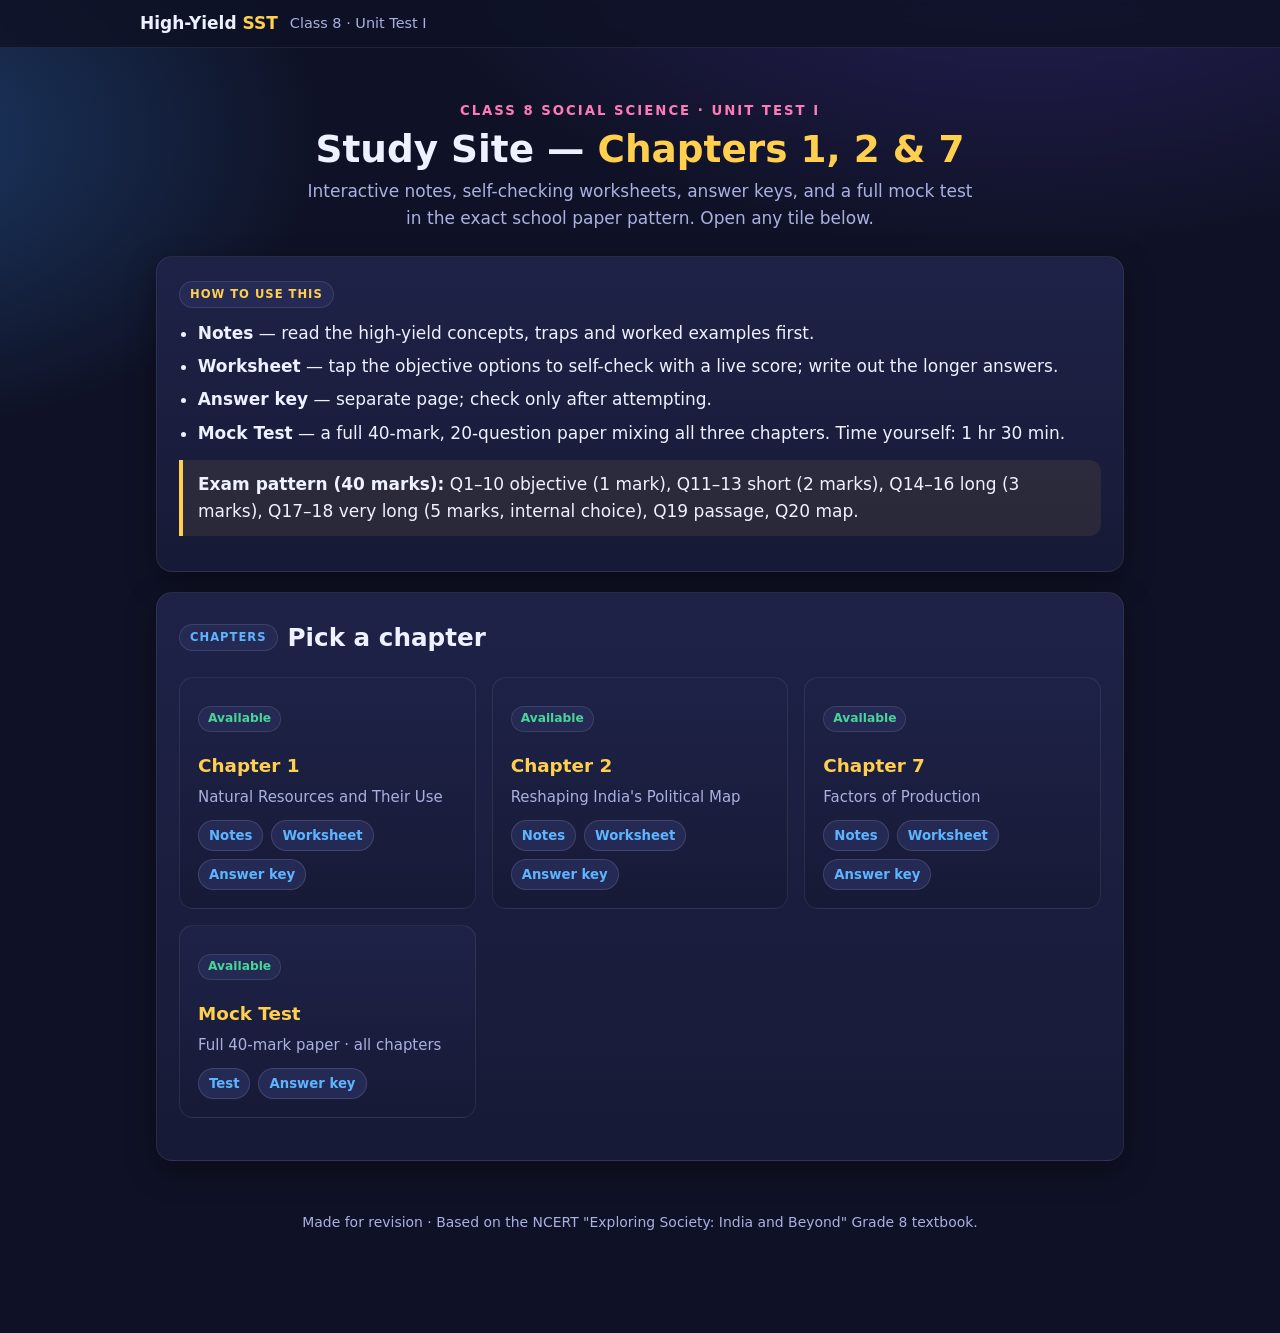
<file: index.html>
<!DOCTYPE html>
<html lang="en"><head>
<meta charset="UTF-8"><meta name="viewport" content="width=device-width, initial-scale=1.0">
<title>Class 8 Social Science · Unit Test I · High-Yield Study Site</title>
<link rel="stylesheet" href="assets/style.css">
</head><body>
<header class="bar"><div class="bar-inner">
  <div class="brand">High-Yield <span>SST</span></div>
  <div class="crumb">Class 8 · Unit Test I</div>
  <div class="spacer"></div>
</div></header>
<main>
  <div class="hero">
    <div class="kicker">Class 8 Social Science · Unit Test I</div>
    <h1>Study Site — <span class="hl">Chapters 1, 2 &amp; 7</span></h1>
    <p class="lead">Interactive notes, self-checking worksheets, answer keys, and a full mock test in the exact school paper pattern. Open any tile below.</p>
  </div>

  <section class="card">
    <h2><span class="badge">How to use this</span></h2>
    <ul class="clean">
      <li><b>Notes</b> — read the high-yield concepts, traps and worked examples first.</li>
      <li><b>Worksheet</b> — tap the objective options to self-check with a live score; write out the longer answers.</li>
      <li><b>Answer key</b> — separate page; check only after attempting.</li>
      <li><b>Mock Test</b> — a full 40-mark, 20-question paper mixing all three chapters. Time yourself: 1 hr 30 min.</li>
    </ul>
    <div class="callout warn"><b>Exam pattern (40 marks):</b> Q1–10 objective (1 mark), Q11–13 short (2 marks), Q14–16 long (3 marks), Q17–18 very long (5 marks, internal choice), Q19 passage, Q20 map.</div>
  </section>

  <section class="card">
    <h2><span class="badge pr">Chapters</span> Pick a chapter</h2>
    <div class="grid">
      <div class="tile">
        <span class="status">Available</span>
        <h3>Chapter 1</h3>
        <p class="muted">Natural Resources and Their Use</p>
        <div class="dllinks"><a href="chapter-1-natural-resources/notes.html">Notes</a> <a href="chapter-1-natural-resources/worksheet.html">Worksheet</a> <a href="chapter-1-natural-resources/answer-key.html">Answer key</a></div>
      </div>
      <div class="tile">
        <span class="status">Available</span>
        <h3>Chapter 2</h3>
        <p class="muted">Reshaping India's Political Map</p>
        <div class="dllinks"><a href="chapter-2-political-map/notes.html">Notes</a> <a href="chapter-2-political-map/worksheet.html">Worksheet</a> <a href="chapter-2-political-map/answer-key.html">Answer key</a></div>
      </div>
      <div class="tile">
        <span class="status">Available</span>
        <h3>Chapter 7</h3>
        <p class="muted">Factors of Production</p>
        <div class="dllinks"><a href="chapter-7-factors-of-production/notes.html">Notes</a> <a href="chapter-7-factors-of-production/worksheet.html">Worksheet</a> <a href="chapter-7-factors-of-production/answer-key.html">Answer key</a></div>
      </div>
      <div class="tile">
        <span class="status">Available</span>
        <h3>Mock Test</h3>
        <p class="muted">Full 40-mark paper · all chapters</p>
        <div class="dllinks"><a href="mock-test/worksheet.html">Test</a> <a href="mock-test/answer-key.html">Answer key</a></div>
      </div>
    </div>
  </section>

  <div class="footer muted" style="text-align:center;padding:20px 0">Made for revision · Based on the NCERT "Exploring Society: India and Beyond" Grade 8 textbook.</div>
</main>
</body></html>
</file>
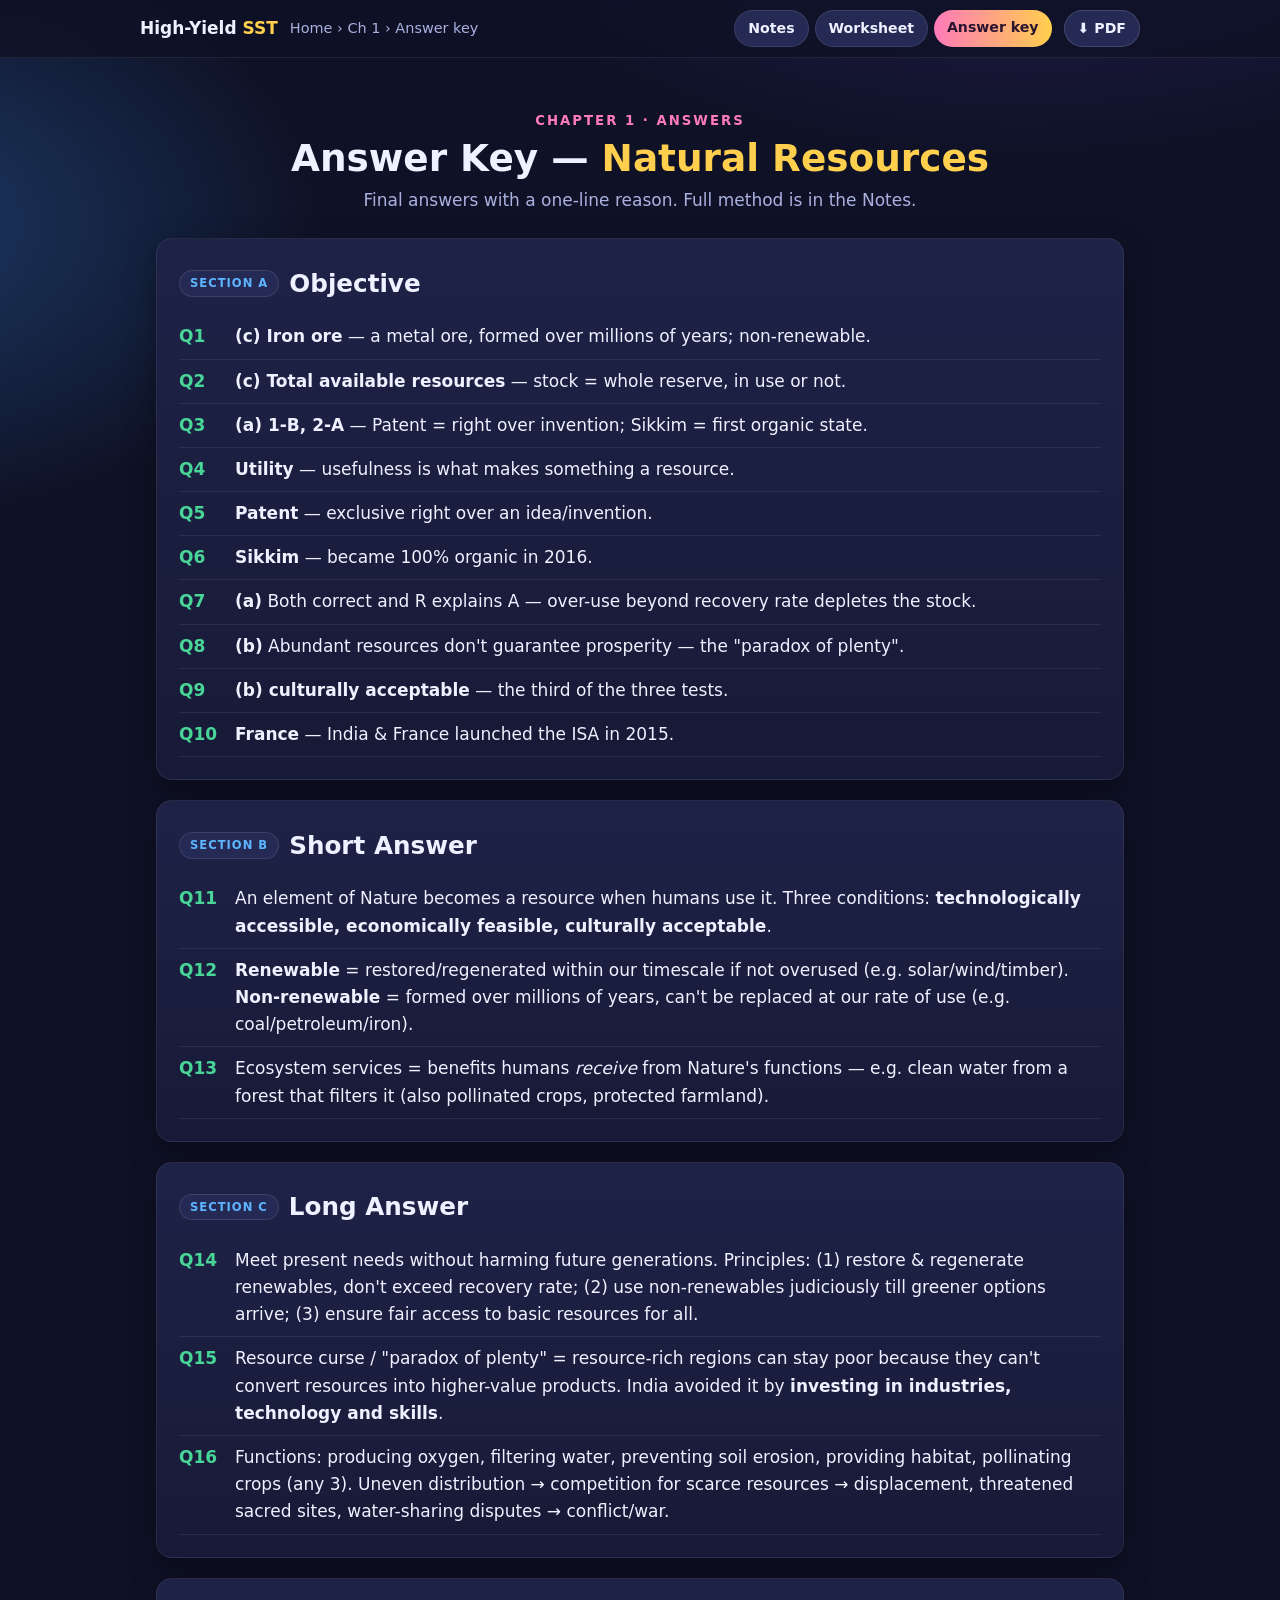
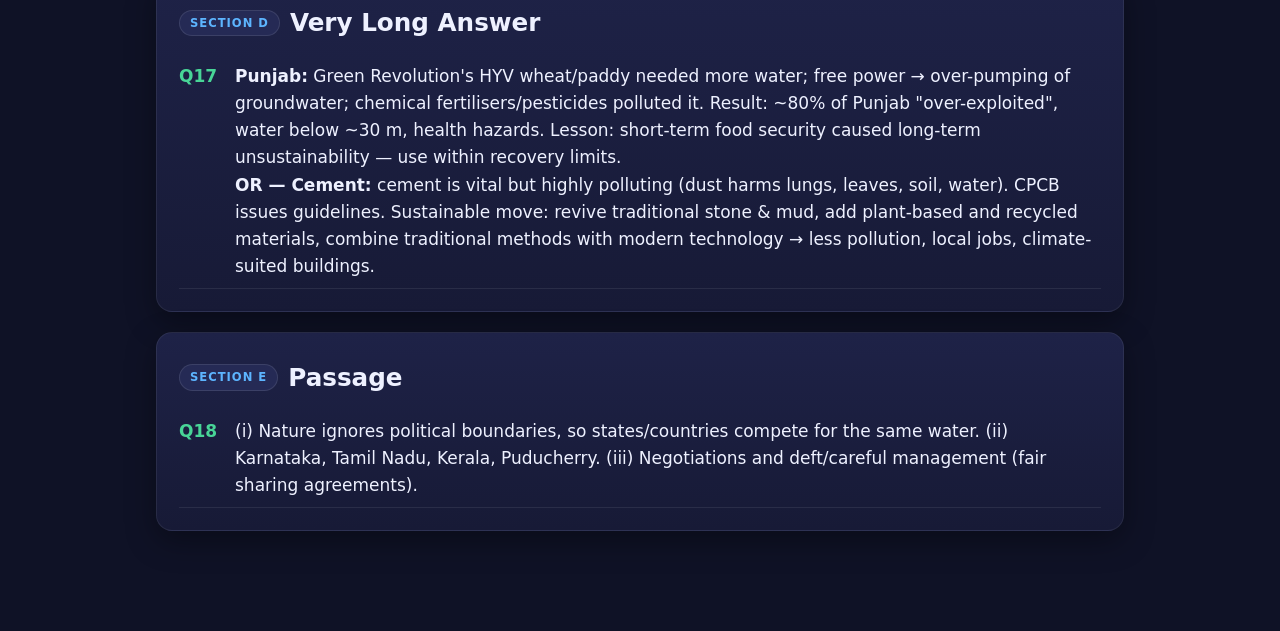
<file: chapter-1-natural-resources/answer-key.html>
<!DOCTYPE html>
<html lang="en"><head>
<meta charset="UTF-8"><meta name="viewport" content="width=device-width, initial-scale=1.0">
<title>Answer Key · Natural Resources · Ch 1</title>
<link rel="stylesheet" href="../assets/style.css">
</head><body>
<header class="bar"><div class="bar-inner">
  <div class="brand">High-Yield <span>SST</span></div>
  <div class="crumb"><a href="../index.html">Home</a> › <a href="../index.html">Ch 1</a> › Answer key</div>
  <div class="spacer"></div>
  <div class="tabs">
    <a href="notes.html">Notes</a>
    <a href="worksheet.html">Worksheet</a>
    <a class="active" href="answer-key.html">Answer key</a>
  </div>
  <a class="dl" href="answer-key.pdf">⬇ PDF</a>
</div></header>
<main>
  <div class="hero">
    <div class="kicker">Chapter 1 · Answers</div>
    <h1>Answer Key — <span class="hl">Natural Resources</span></h1>
    <p class="lead">Final answers with a one-line reason. Full method is in the Notes.</p>
  </div>

  <section class="card"><h2><span class="badge pr">Section A</span> Objective</h2>
    <div class="akrow"><span class="an">Q1</span><div><b>(c) Iron ore</b> — a metal ore, formed over millions of years; non-renewable.</div></div>
    <div class="akrow"><span class="an">Q2</span><div><b>(c) Total available resources</b> — stock = whole reserve, in use or not.</div></div>
    <div class="akrow"><span class="an">Q3</span><div><b>(a) 1-B, 2-A</b> — Patent = right over invention; Sikkim = first organic state.</div></div>
    <div class="akrow"><span class="an">Q4</span><div><b>Utility</b> — usefulness is what makes something a resource.</div></div>
    <div class="akrow"><span class="an">Q5</span><div><b>Patent</b> — exclusive right over an idea/invention.</div></div>
    <div class="akrow"><span class="an">Q6</span><div><b>Sikkim</b> — became 100% organic in 2016.</div></div>
    <div class="akrow"><span class="an">Q7</span><div><b>(a)</b> Both correct and R explains A — over-use beyond recovery rate depletes the stock.</div></div>
    <div class="akrow"><span class="an">Q8</span><div><b>(b)</b> Abundant resources don't guarantee prosperity — the "paradox of plenty".</div></div>
    <div class="akrow"><span class="an">Q9</span><div><b>(b) culturally acceptable</b> — the third of the three tests.</div></div>
    <div class="akrow"><span class="an">Q10</span><div><b>France</b> — India &amp; France launched the ISA in 2015.</div></div>
  </section>

  <section class="card"><h2><span class="badge pr">Section B</span> Short Answer</h2>
    <div class="akrow"><span class="an">Q11</span><div>An element of Nature becomes a resource when humans use it. Three conditions: <b>technologically accessible, economically feasible, culturally acceptable</b>.</div></div>
    <div class="akrow"><span class="an">Q12</span><div><b>Renewable</b> = restored/regenerated within our timescale if not overused (e.g. solar/wind/timber). <b>Non-renewable</b> = formed over millions of years, can't be replaced at our rate of use (e.g. coal/petroleum/iron).</div></div>
    <div class="akrow"><span class="an">Q13</span><div>Ecosystem services = benefits humans <i>receive</i> from Nature's functions — e.g. clean water from a forest that filters it (also pollinated crops, protected farmland).</div></div>
  </section>

  <section class="card"><h2><span class="badge pr">Section C</span> Long Answer</h2>
    <div class="akrow"><span class="an">Q14</span><div>Meet present needs without harming future generations. Principles: (1) restore &amp; regenerate renewables, don't exceed recovery rate; (2) use non-renewables judiciously till greener options arrive; (3) ensure fair access to basic resources for all.</div></div>
    <div class="akrow"><span class="an">Q15</span><div>Resource curse / "paradox of plenty" = resource-rich regions can stay poor because they can't convert resources into higher-value products. India avoided it by <b>investing in industries, technology and skills</b>.</div></div>
    <div class="akrow"><span class="an">Q16</span><div>Functions: producing oxygen, filtering water, preventing soil erosion, providing habitat, pollinating crops (any 3). Uneven distribution → competition for scarce resources → displacement, threatened sacred sites, water-sharing disputes → conflict/war.</div></div>
  </section>

  <section class="card"><h2><span class="badge pr">Section D</span> Very Long Answer</h2>
    <div class="akrow"><span class="an">Q17</span><div><b>Punjab:</b> Green Revolution's HYV wheat/paddy needed more water; free power → over-pumping of groundwater; chemical fertilisers/pesticides polluted it. Result: ~80% of Punjab "over-exploited", water below ~30 m, health hazards. Lesson: short-term food security caused long-term unsustainability — use within recovery limits.<br>
    <b>OR — Cement:</b> cement is vital but highly polluting (dust harms lungs, leaves, soil, water). CPCB issues guidelines. Sustainable move: revive traditional stone &amp; mud, add plant-based and recycled materials, combine traditional methods with modern technology → less pollution, local jobs, climate-suited buildings.</div></div>
  </section>

  <section class="card"><h2><span class="badge pr">Section E</span> Passage</h2>
    <div class="akrow"><span class="an">Q18</span><div>(i) Nature ignores political boundaries, so states/countries compete for the same water. (ii) Karnataka, Tamil Nadu, Kerala, Puducherry. (iii) Negotiations and deft/careful management (fair sharing agreements).</div></div>
  </section>
</main>
</body></html>
</file>
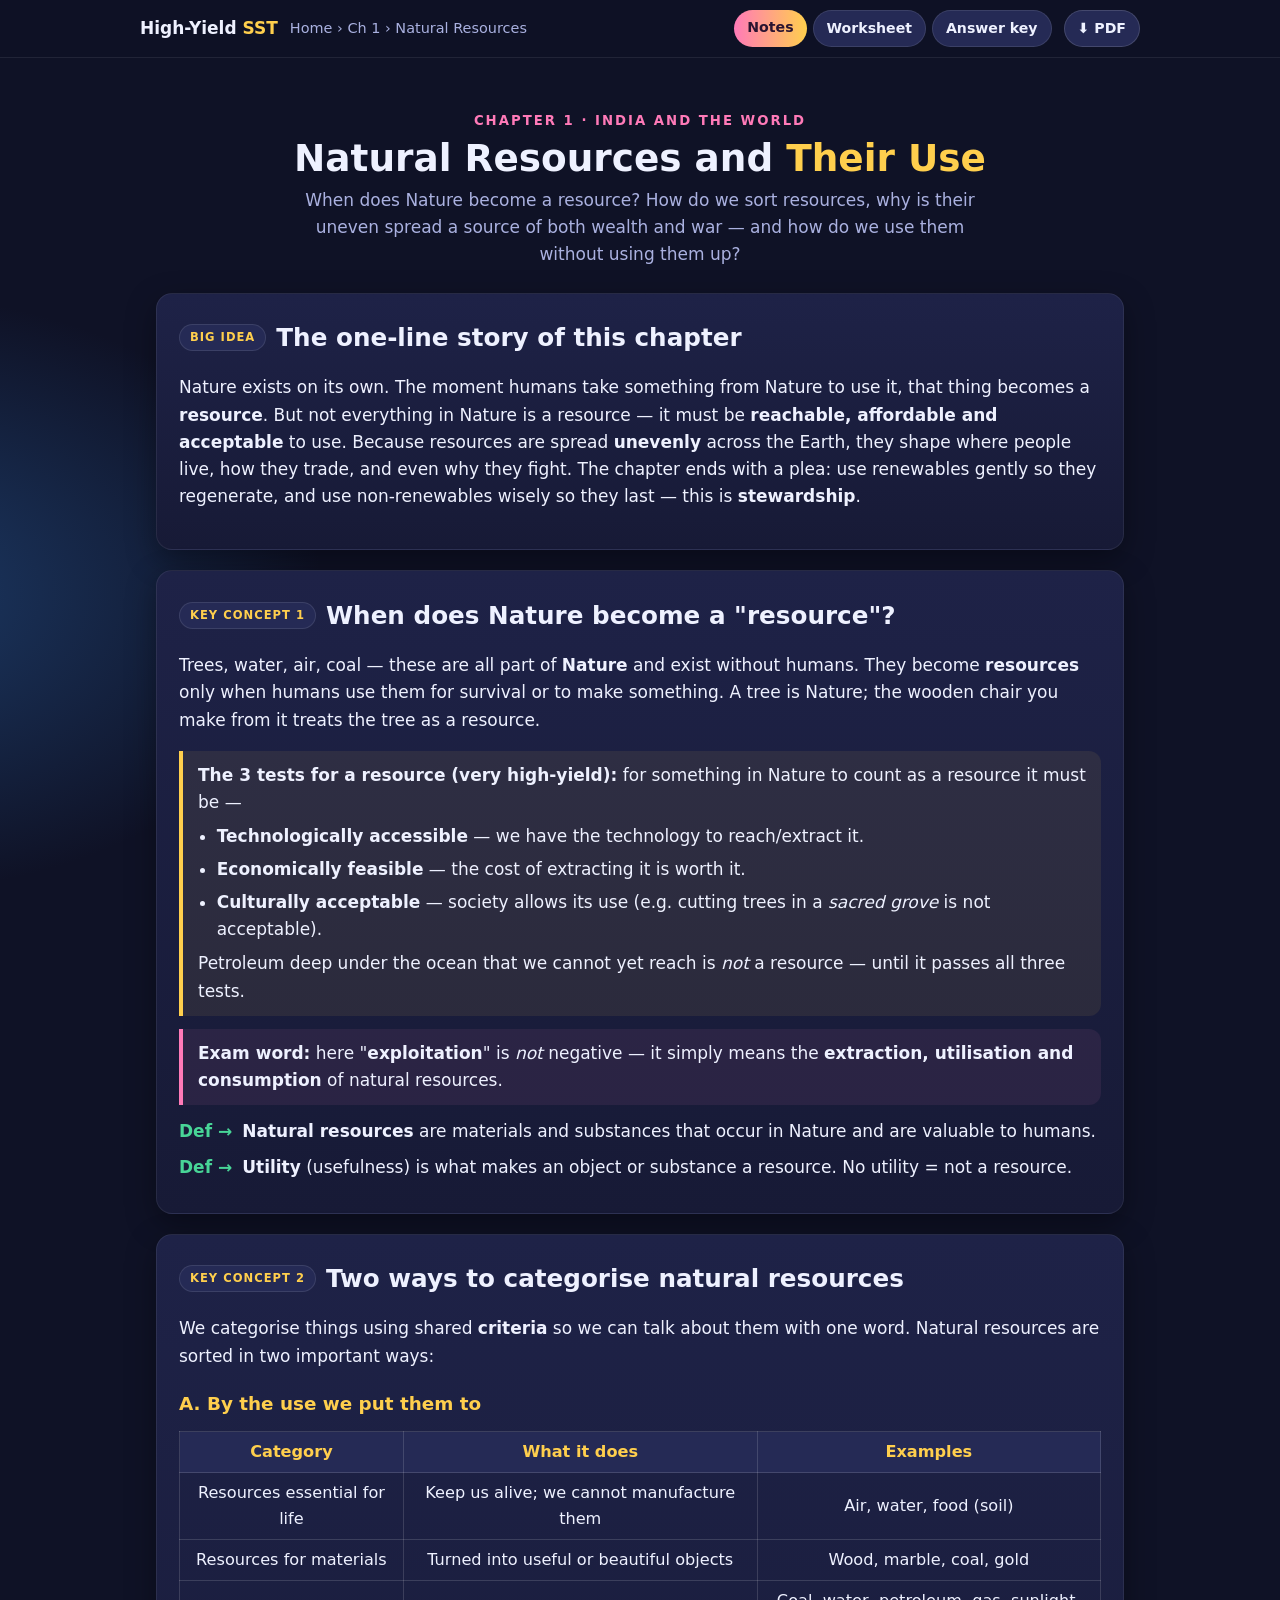
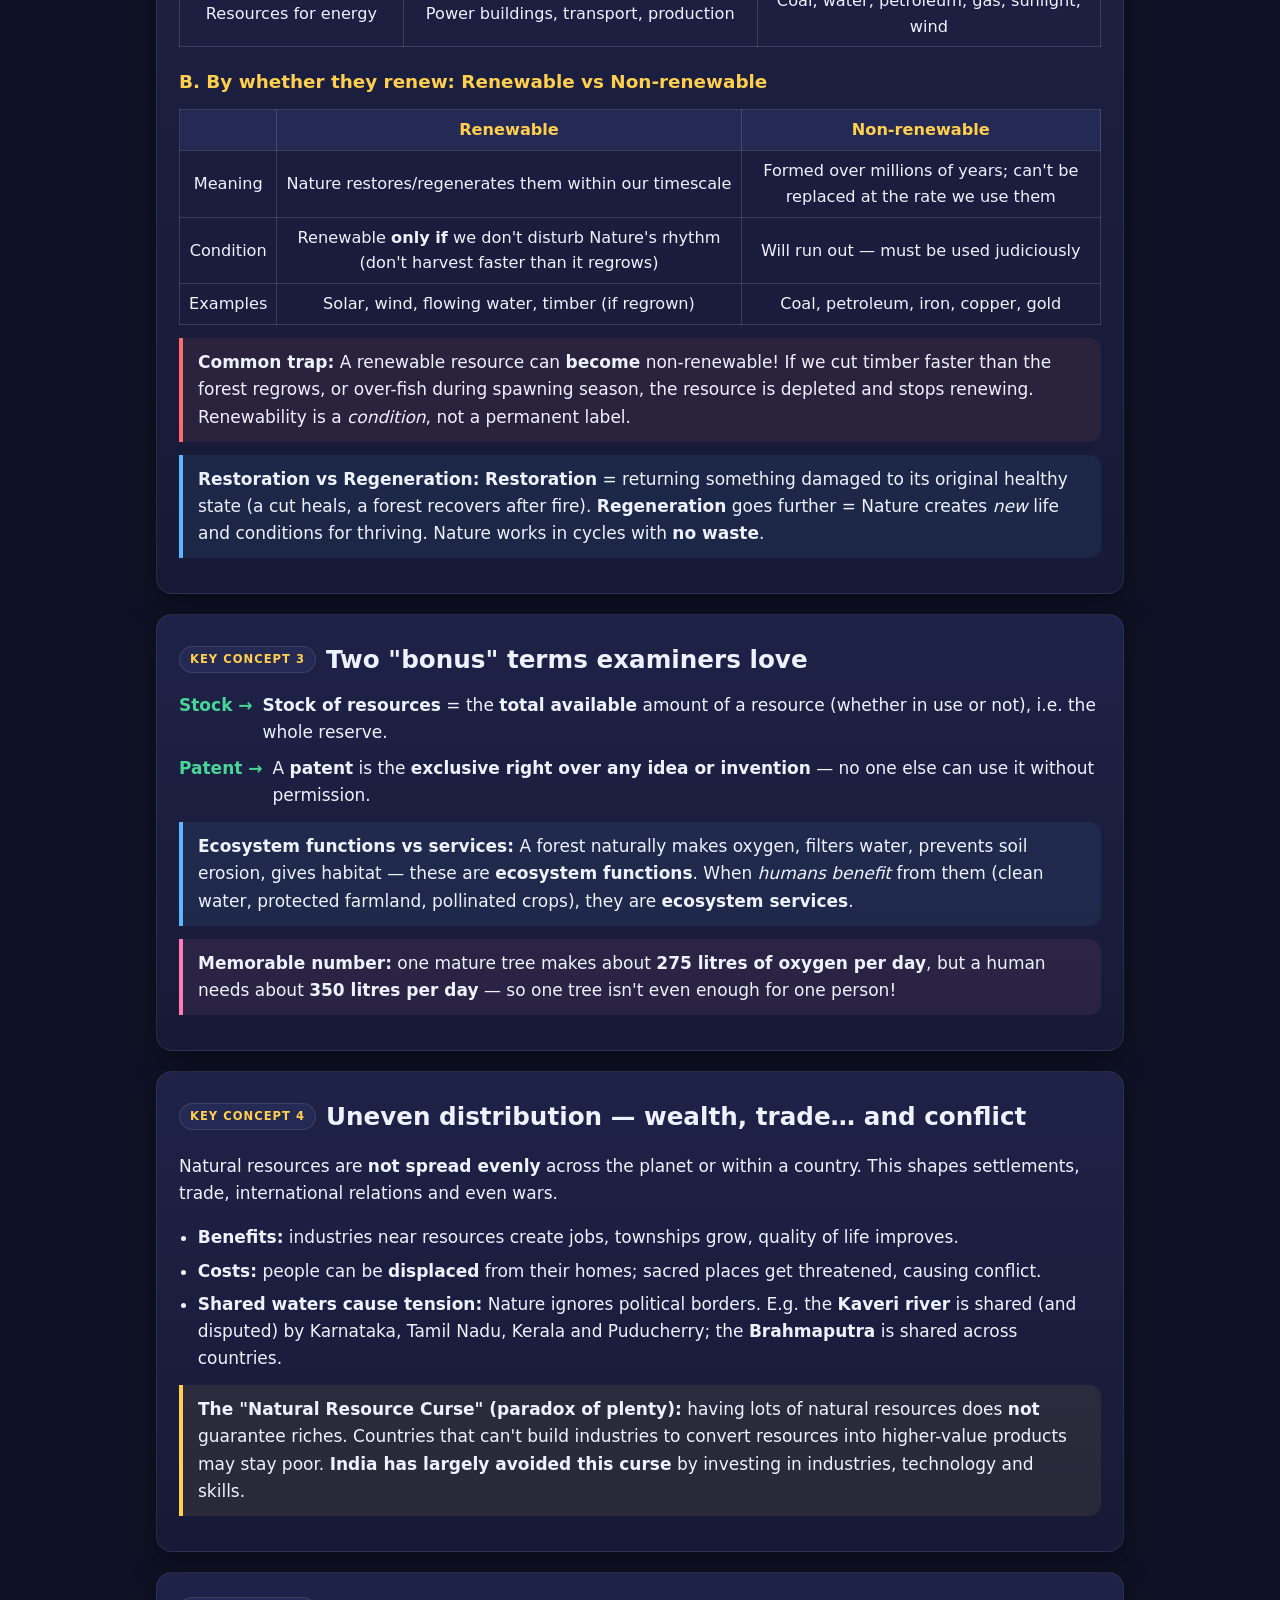
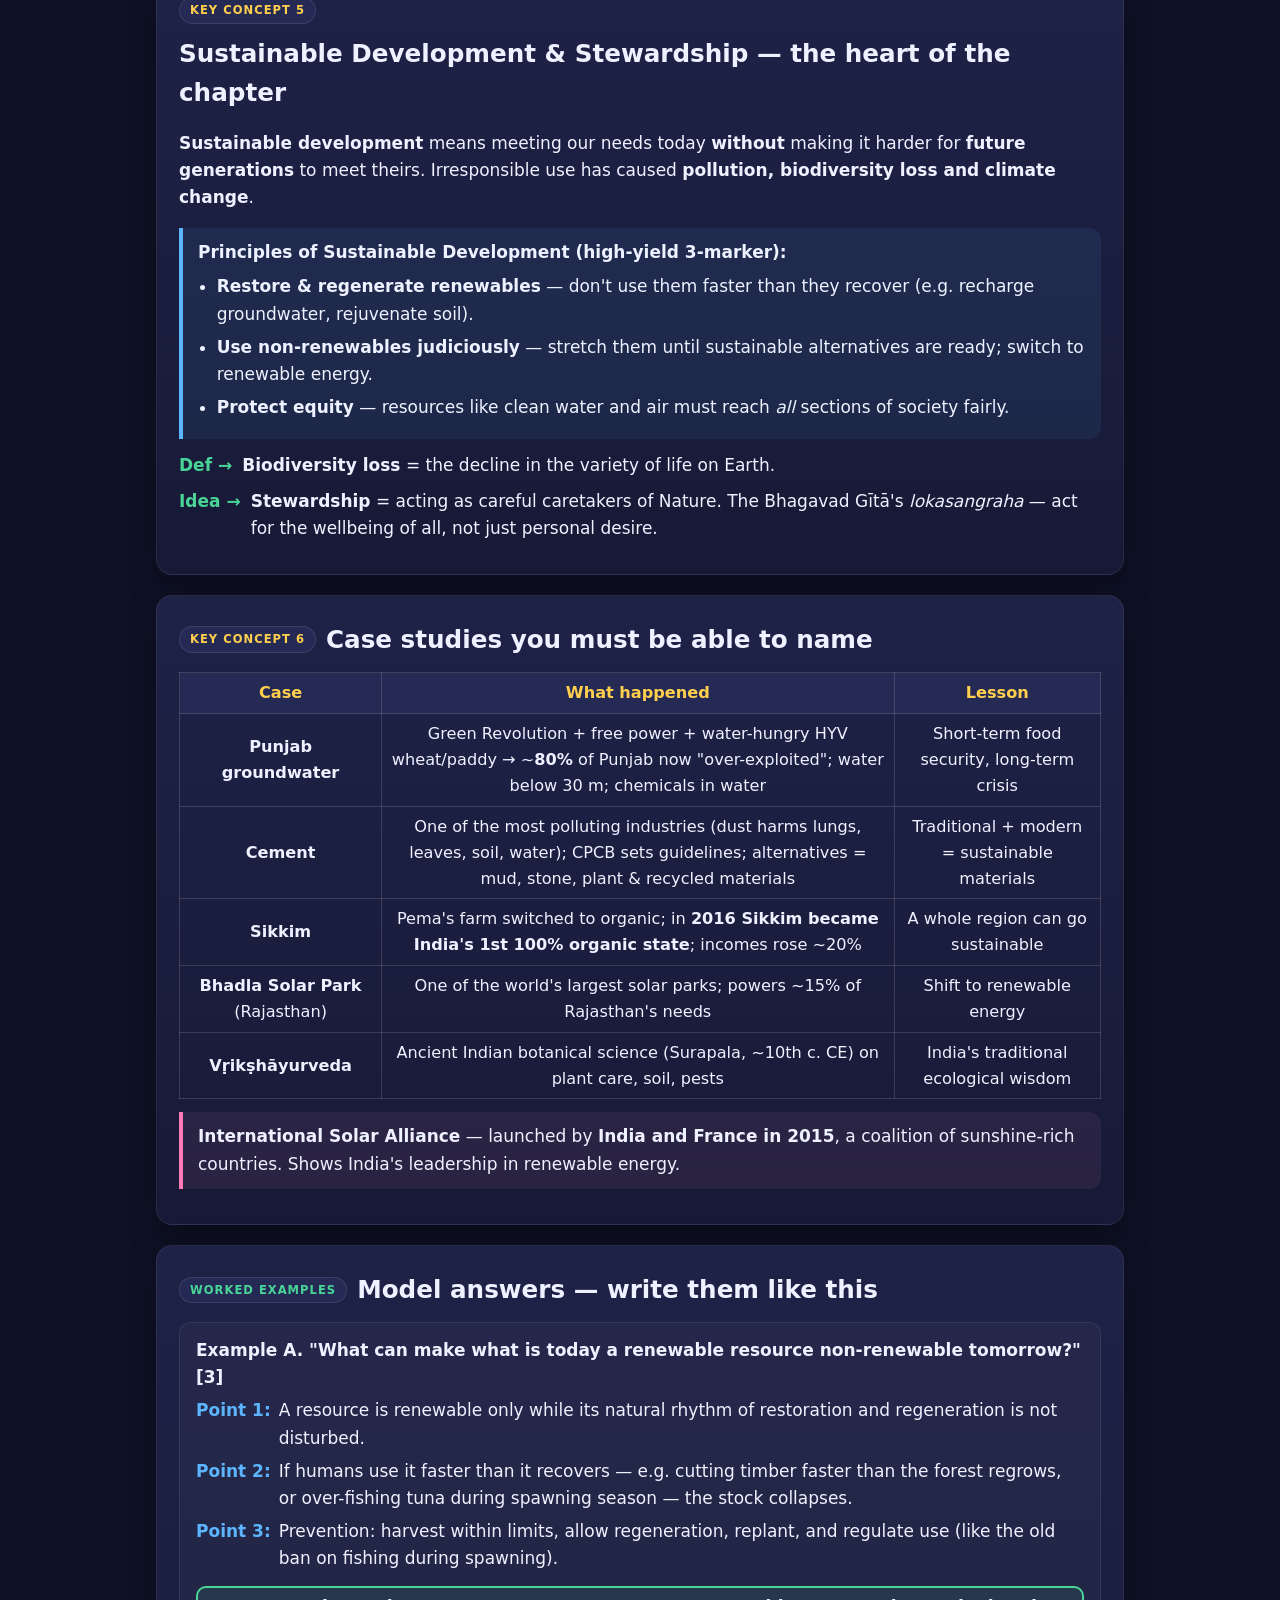
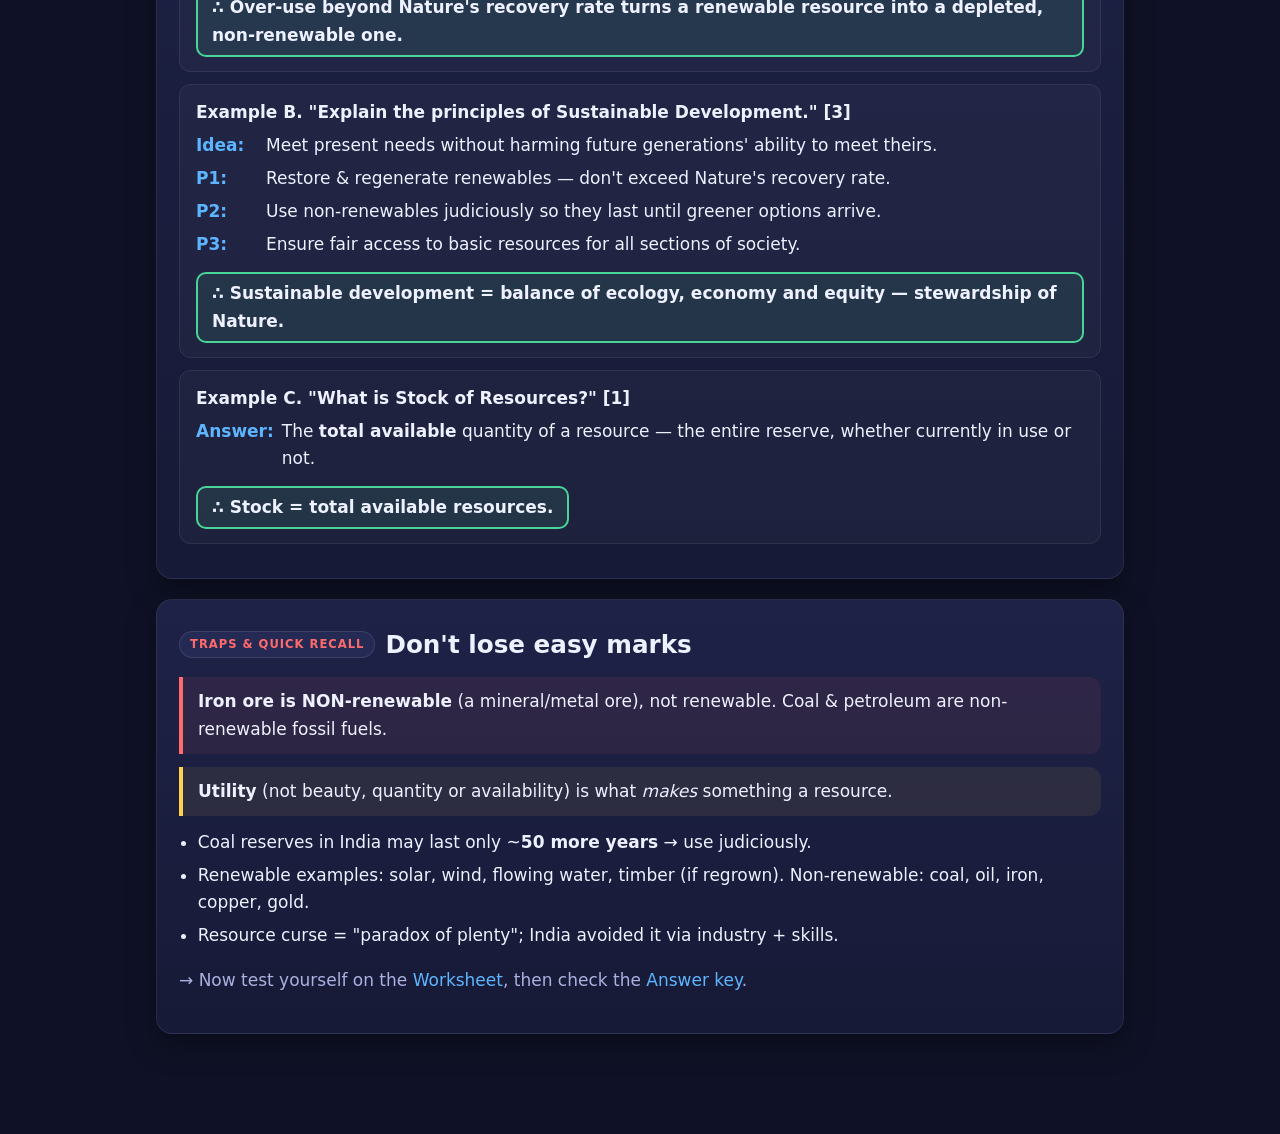
<file: chapter-1-natural-resources/notes.html>
<!DOCTYPE html>
<html lang="en"><head>
<meta charset="UTF-8"><meta name="viewport" content="width=device-width, initial-scale=1.0">
<title>Notes · Natural Resources and Their Use · Ch 1</title>
<link rel="stylesheet" href="../assets/style.css">
</head><body>
<header class="bar"><div class="bar-inner">
  <div class="brand">High-Yield <span>SST</span></div>
  <div class="crumb"><a href="../index.html">Home</a> › <a href="../index.html">Ch 1</a> › Natural Resources</div>
  <div class="spacer"></div>
  <div class="tabs">
    <a class="active" href="notes.html">Notes</a>
    <a href="worksheet.html">Worksheet</a>
    <a href="answer-key.html">Answer key</a>
  </div>
  <a class="dl" href="notes.pdf">⬇ PDF</a>
</div></header>
<main>
  <div class="hero">
    <div class="kicker">Chapter 1 · India and the World</div>
    <h1>Natural Resources and <span class="hl">Their Use</span></h1>
    <p class="lead">When does Nature become a resource? How do we sort resources, why is their uneven spread a source of both wealth and war — and how do we use them without using them up?</p>
  </div>

  <section class="card">
    <h2><span class="badge">Big Idea</span> The one-line story of this chapter</h2>
    <p>Nature exists on its own. The moment humans take something from Nature to use it, that thing becomes a <b>resource</b>. But not everything in Nature is a resource — it must be <b>reachable, affordable and acceptable</b> to use. Because resources are spread <b>unevenly</b> across the Earth, they shape where people live, how they trade, and even why they fight. The chapter ends with a plea: use renewables gently so they regenerate, and use non-renewables wisely so they last — this is <b>stewardship</b>.</p>
  </section>

  <section class="card">
    <h2><span class="badge">Key Concept 1</span> When does Nature become a "resource"?</h2>
    <p>Trees, water, air, coal — these are all part of <b>Nature</b> and exist without humans. They become <b>resources</b> only when humans use them for survival or to make something. A tree is Nature; the wooden chair you make from it treats the tree as a resource.</p>
    <div class="callout warn"><b>The 3 tests for a resource (very high-yield):</b> for something in Nature to count as a resource it must be —
      <ul class="clean">
        <li><b>Technologically accessible</b> — we have the technology to reach/extract it.</li>
        <li><b>Economically feasible</b> — the cost of extracting it is worth it.</li>
        <li><b>Culturally acceptable</b> — society allows its use (e.g. cutting trees in a <i>sacred grove</i> is not acceptable).</li>
      </ul>
      Petroleum deep under the ocean that we cannot yet reach is <i>not</i> a resource — until it passes all three tests.
    </div>
    <div class="callout fun"><b>Exam word:</b> here "<b>exploitation</b>" is <i>not</i> negative — it simply means the <b>extraction, utilisation and consumption</b> of natural resources.</div>
    <div class="keyline"><span class="k">Def →</span><span><b>Natural resources</b> are materials and substances that occur in Nature and are valuable to humans.</span></div>
    <div class="keyline"><span class="k">Def →</span><span><b>Utility</b> (usefulness) is what makes an object or substance a resource. No utility = not a resource.</span></div>
  </section>

  <section class="card">
    <h2><span class="badge">Key Concept 2</span> Two ways to categorise natural resources</h2>
    <p>We categorise things using shared <b>criteria</b> so we can talk about them with one word. Natural resources are sorted in two important ways:</p>

    <h3>A. By the use we put them to</h3>
    <table class="tbl">
      <tr><th>Category</th><th>What it does</th><th>Examples</th></tr>
      <tr><td>Resources essential for life</td><td>Keep us alive; we cannot manufacture them</td><td>Air, water, food (soil)</td></tr>
      <tr><td>Resources for materials</td><td>Turned into useful or beautiful objects</td><td>Wood, marble, coal, gold</td></tr>
      <tr><td>Resources for energy</td><td>Power buildings, transport, production</td><td>Coal, water, petroleum, gas, sunlight, wind</td></tr>
    </table>

    <h3>B. By whether they renew: Renewable vs Non-renewable</h3>
    <table class="tbl">
      <tr><th></th><th>Renewable</th><th>Non-renewable</th></tr>
      <tr><td>Meaning</td><td>Nature restores/regenerates them within our timescale</td><td>Formed over millions of years; can't be replaced at the rate we use them</td></tr>
      <tr><td>Condition</td><td>Renewable <b>only if</b> we don't disturb Nature's rhythm (don't harvest faster than it regrows)</td><td>Will run out — must be used judiciously</td></tr>
      <tr><td>Examples</td><td>Solar, wind, flowing water, timber (if regrown)</td><td>Coal, petroleum, iron, copper, gold</td></tr>
    </table>
    <div class="callout danger"><b>Common trap:</b> A renewable resource can <b>become</b> non-renewable! If we cut timber faster than the forest regrows, or over-fish during spawning season, the resource is depleted and stops renewing. Renewability is a <i>condition</i>, not a permanent label.</div>
    <div class="callout"><b>Restoration vs Regeneration:</b> <b>Restoration</b> = returning something damaged to its original healthy state (a cut heals, a forest recovers after fire). <b>Regeneration</b> goes further = Nature creates <i>new</i> life and conditions for thriving. Nature works in cycles with <b>no waste</b>.</div>
  </section>

  <section class="card">
    <h2><span class="badge">Key Concept 3</span> Two "bonus" terms examiners love</h2>
    <div class="keyline"><span class="k">Stock →</span><span><b>Stock of resources</b> = the <b>total available</b> amount of a resource (whether in use or not), i.e. the whole reserve.</span></div>
    <div class="keyline"><span class="k">Patent →</span><span>A <b>patent</b> is the <b>exclusive right over any idea or invention</b> — no one else can use it without permission.</span></div>
    <div class="callout"><b>Ecosystem functions vs services:</b> A forest naturally makes oxygen, filters water, prevents soil erosion, gives habitat — these are <b>ecosystem functions</b>. When <i>humans benefit</i> from them (clean water, protected farmland, pollinated crops), they are <b>ecosystem services</b>.</div>
    <div class="callout fun"><b>Memorable number:</b> one mature tree makes about <b>275 litres of oxygen per day</b>, but a human needs about <b>350 litres per day</b> — so one tree isn't even enough for one person!</div>
  </section>

  <section class="card">
    <h2><span class="badge">Key Concept 4</span> Uneven distribution — wealth, trade… and conflict</h2>
    <p>Natural resources are <b>not spread evenly</b> across the planet or within a country. This shapes settlements, trade, international relations and even wars.</p>
    <ul class="clean">
      <li><b>Benefits:</b> industries near resources create jobs, townships grow, quality of life improves.</li>
      <li><b>Costs:</b> people can be <b>displaced</b> from their homes; sacred places get threatened, causing conflict.</li>
      <li><b>Shared waters cause tension:</b> Nature ignores political borders. E.g. the <b>Kaveri river</b> is shared (and disputed) by Karnataka, Tamil Nadu, Kerala and Puducherry; the <b>Brahmaputra</b> is shared across countries.</li>
    </ul>
    <div class="callout warn"><b>The "Natural Resource Curse" (paradox of plenty):</b> having lots of natural resources does <b>not</b> guarantee riches. Countries that can't build industries to convert resources into higher-value products may stay poor. <b>India has largely avoided this curse</b> by investing in industries, technology and skills.</div>
  </section>

  <section class="card">
    <h2><span class="badge">Key Concept 5</span> Sustainable Development &amp; Stewardship — the heart of the chapter</h2>
    <p><b>Sustainable development</b> means meeting our needs today <b>without</b> making it harder for <b>future generations</b> to meet theirs. Irresponsible use has caused <b>pollution, biodiversity loss and climate change</b>.</p>
    <div class="callout"><b>Principles of Sustainable Development (high-yield 3-marker):</b>
      <ul class="clean">
        <li><b>Restore &amp; regenerate renewables</b> — don't use them faster than they recover (e.g. recharge groundwater, rejuvenate soil).</li>
        <li><b>Use non-renewables judiciously</b> — stretch them until sustainable alternatives are ready; switch to renewable energy.</li>
        <li><b>Protect equity</b> — resources like clean water and air must reach <i>all</i> sections of society fairly.</li>
      </ul>
    </div>
    <div class="keyline"><span class="k">Def →</span><span><b>Biodiversity loss</b> = the decline in the variety of life on Earth.</span></div>
    <div class="keyline"><span class="k">Idea →</span><span><b>Stewardship</b> = acting as careful caretakers of Nature. The Bhagavad Gītā's <i>lokasangraha</i> — act for the wellbeing of all, not just personal desire.</span></div>
  </section>

  <section class="card">
    <h2><span class="badge">Key Concept 6</span> Case studies you must be able to name</h2>
    <table class="tbl">
      <tr><th>Case</th><th>What happened</th><th>Lesson</th></tr>
      <tr><td><b>Punjab groundwater</b></td><td>Green Revolution + free power + water-hungry HYV wheat/paddy → ~<b>80%</b> of Punjab now "over-exploited"; water below 30 m; chemicals in water</td><td>Short-term food security, long-term crisis</td></tr>
      <tr><td><b>Cement</b></td><td>One of the most polluting industries (dust harms lungs, leaves, soil, water); CPCB sets guidelines; alternatives = mud, stone, plant &amp; recycled materials</td><td>Traditional + modern = sustainable materials</td></tr>
      <tr><td><b>Sikkim</b></td><td>Pema's farm switched to organic; in <b>2016 Sikkim became India's 1st 100% organic state</b>; incomes rose ~20%</td><td>A whole region can go sustainable</td></tr>
      <tr><td><b>Bhadla Solar Park</b> (Rajasthan)</td><td>One of the world's largest solar parks; powers ~15% of Rajasthan's needs</td><td>Shift to renewable energy</td></tr>
      <tr><td><b>Vṛikṣhāyurveda</b></td><td>Ancient Indian botanical science (Surapala, ~10th c. CE) on plant care, soil, pests</td><td>India's traditional ecological wisdom</td></tr>
    </table>
    <div class="callout fun"><b>International Solar Alliance</b> — launched by <b>India and France in 2015</b>, a coalition of sunshine-rich countries. Shows India's leadership in renewable energy.</div>
  </section>

  <section class="card">
    <h2><span class="badge ex">Worked Examples</span> Model answers — write them like this</h2>

    <div class="solution">
      <div class="qline">Example A. "What can make what is today a renewable resource non-renewable tomorrow?" [3]</div>
      <div class="step"><span class="lbl">Point 1:</span><span>A resource is renewable only while its natural rhythm of restoration and regeneration is not disturbed.</span></div>
      <div class="step"><span class="lbl">Point 2:</span><span>If humans use it faster than it recovers — e.g. cutting timber faster than the forest regrows, or over-fishing tuna during spawning season — the stock collapses.</span></div>
      <div class="step"><span class="lbl">Point 3:</span><span>Prevention: harvest within limits, allow regeneration, replant, and regulate use (like the old ban on fishing during spawning).</span></div>
      <div class="finalbox">∴ Over-use beyond Nature's recovery rate turns a renewable resource into a depleted, non-renewable one.</div>
    </div>

    <div class="solution">
      <div class="qline">Example B. "Explain the principles of Sustainable Development." [3]</div>
      <div class="step"><span class="lbl">Idea:</span><span>Meet present needs without harming future generations' ability to meet theirs.</span></div>
      <div class="step"><span class="lbl">P1:</span><span>Restore &amp; regenerate renewables — don't exceed Nature's recovery rate.</span></div>
      <div class="step"><span class="lbl">P2:</span><span>Use non-renewables judiciously so they last until greener options arrive.</span></div>
      <div class="step"><span class="lbl">P3:</span><span>Ensure fair access to basic resources for all sections of society.</span></div>
      <div class="finalbox">∴ Sustainable development = balance of ecology, economy and equity — stewardship of Nature.</div>
    </div>

    <div class="solution">
      <div class="qline">Example C. "What is Stock of Resources?" [1]</div>
      <div class="step"><span class="lbl">Answer:</span><span>The <b>total available</b> quantity of a resource — the entire reserve, whether currently in use or not.</span></div>
      <div class="finalbox">∴ Stock = total available resources.</div>
    </div>
  </section>

  <section class="card">
    <h2><span class="badge trap">Traps &amp; Quick Recall</span> Don't lose easy marks</h2>
    <div class="callout danger"><b>Iron ore is NON-renewable</b> (a mineral/metal ore), not renewable. Coal &amp; petroleum are non-renewable fossil fuels.</div>
    <div class="callout warn"><b>Utility</b> (not beauty, quantity or availability) is what <i>makes</i> something a resource.</div>
    <ul class="clean">
      <li>Coal reserves in India may last only ~<b>50 more years</b> → use judiciously.</li>
      <li>Renewable examples: solar, wind, flowing water, timber (if regrown). Non-renewable: coal, oil, iron, copper, gold.</li>
      <li>Resource curse = "paradox of plenty"; India avoided it via industry + skills.</li>
    </ul>
    <p class="muted">→ Now test yourself on the <a href="worksheet.html">Worksheet</a>, then check the <a href="answer-key.html">Answer key</a>.</p>
  </section>
</main>
</body></html>
</file>
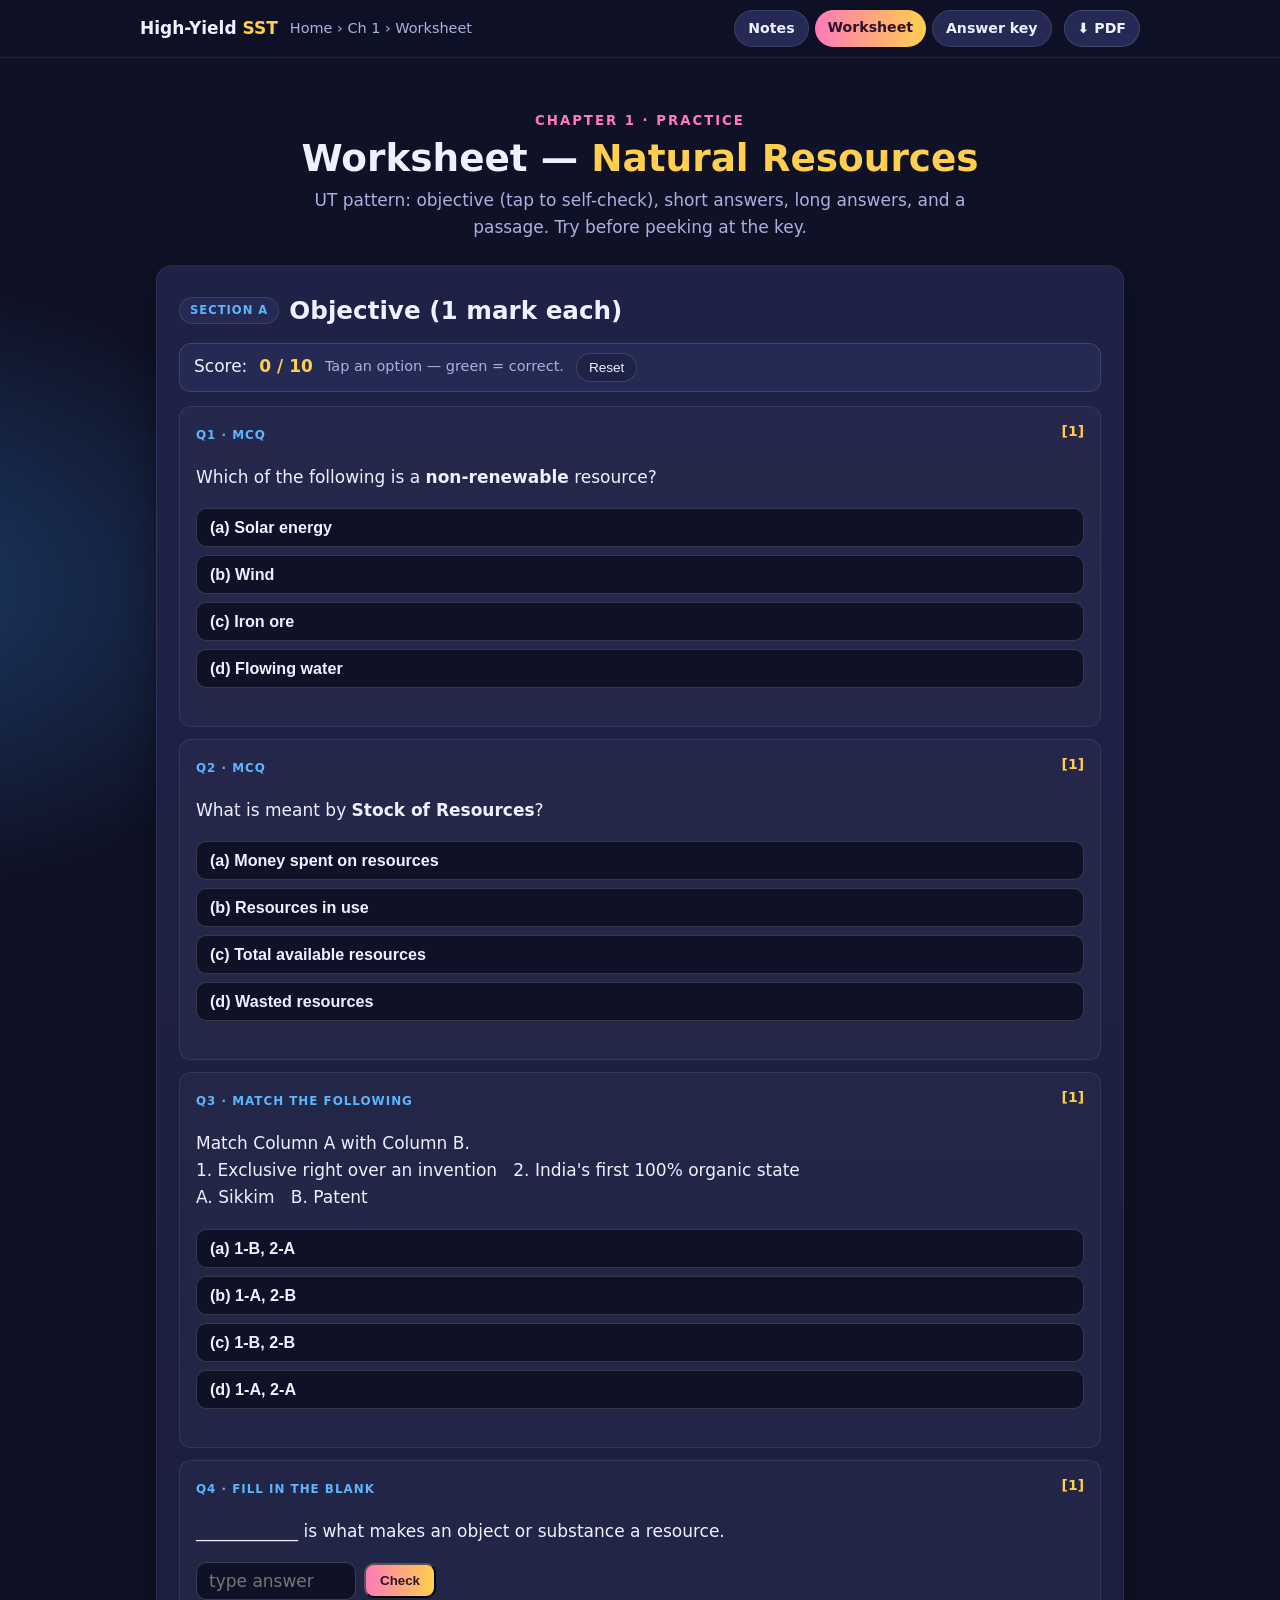
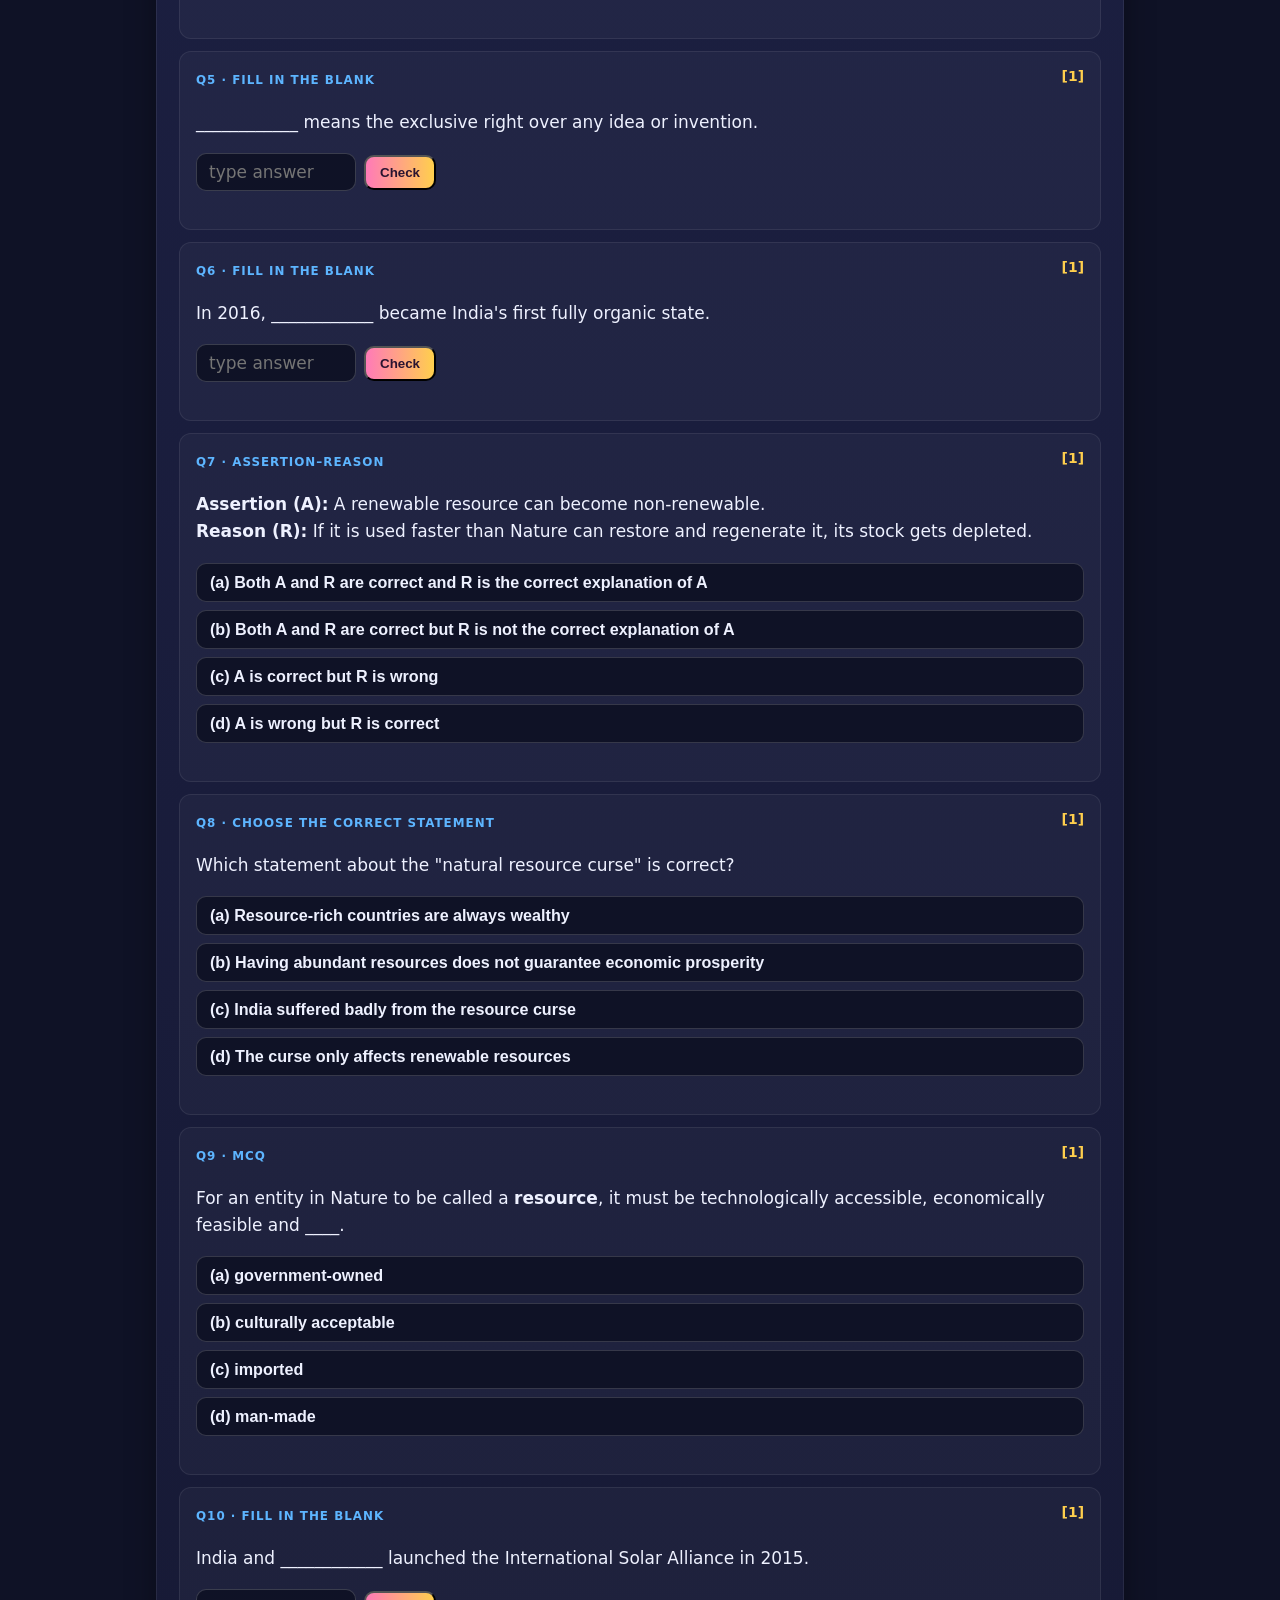
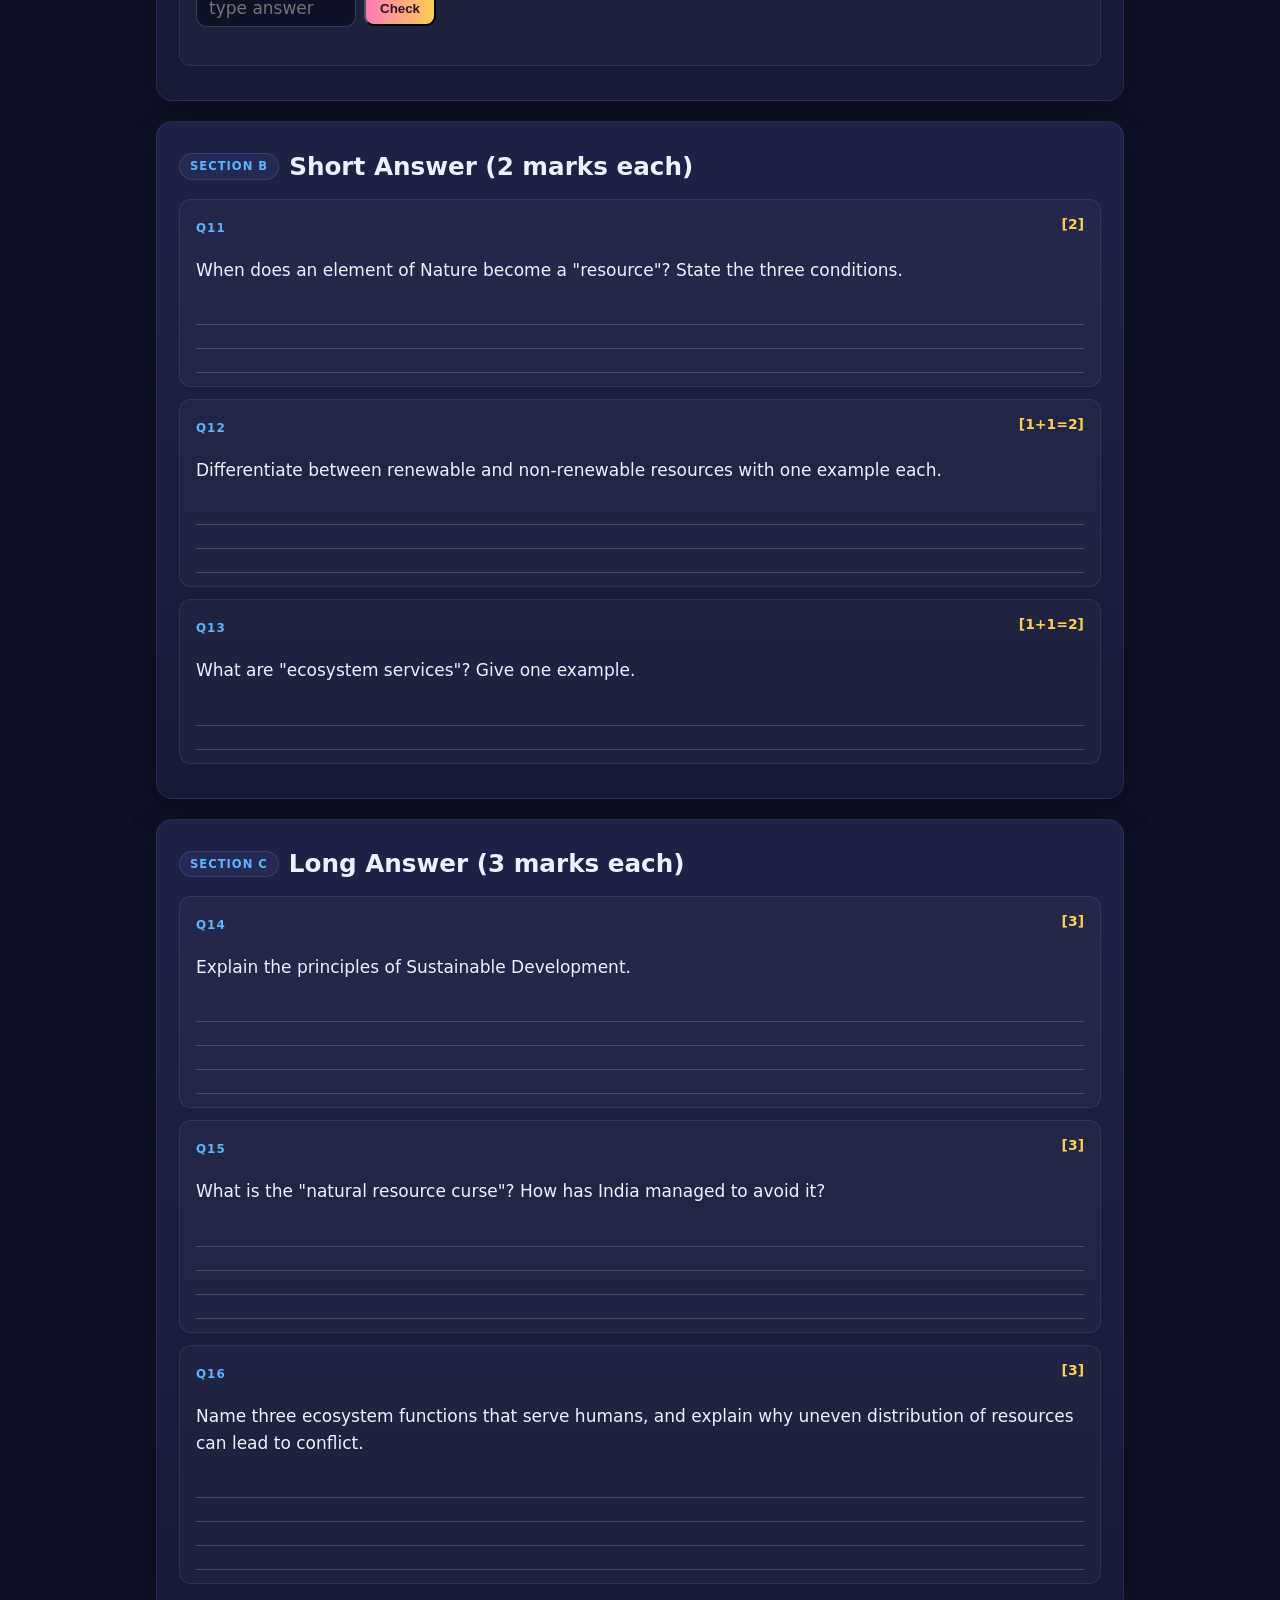
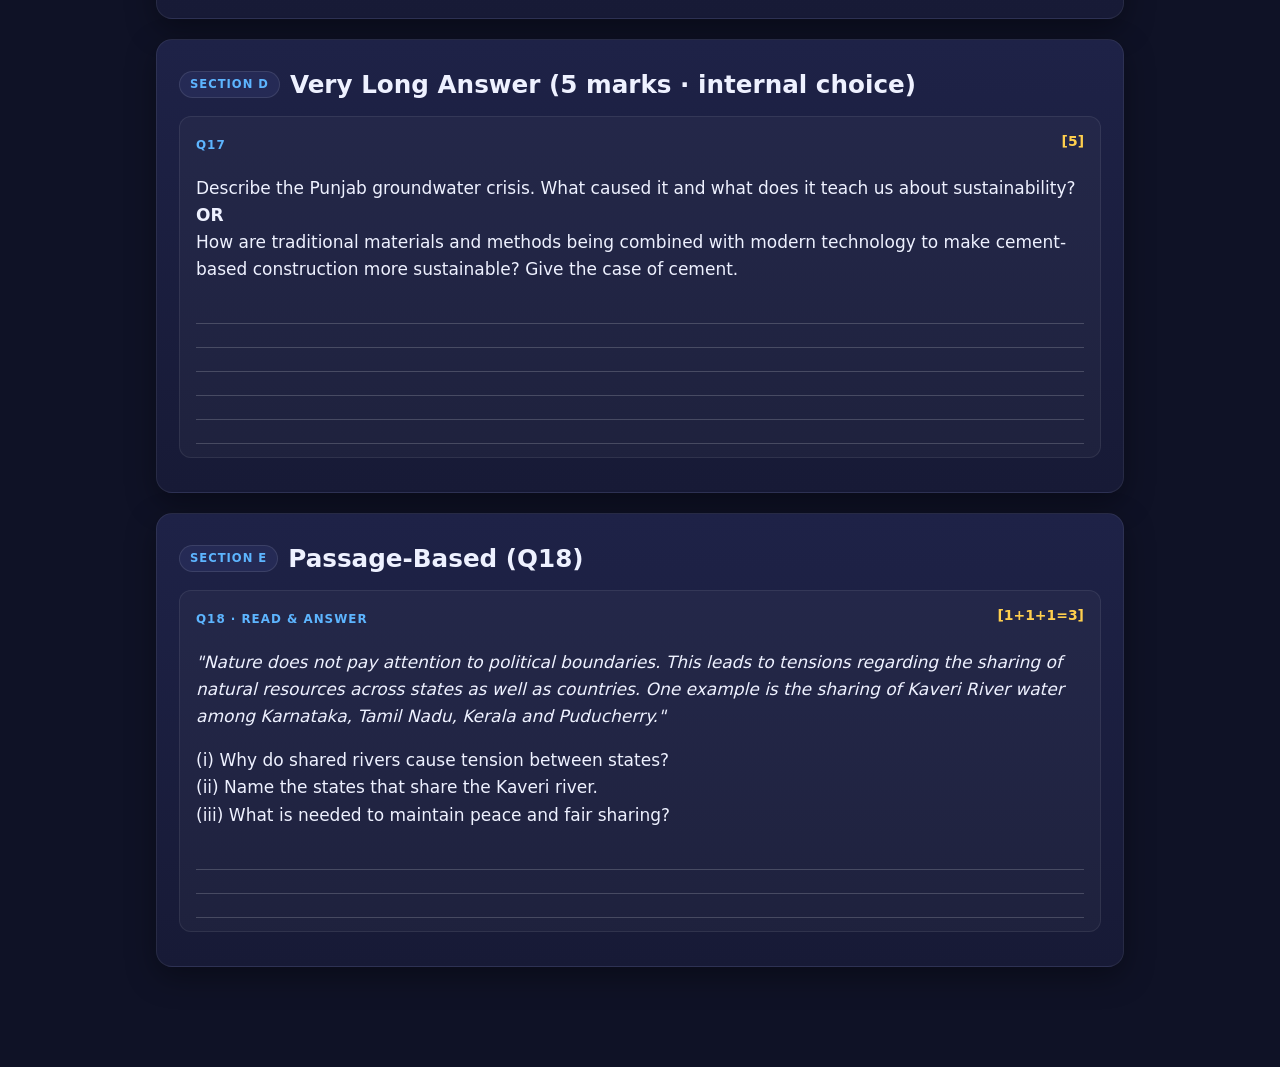
<file: chapter-1-natural-resources/worksheet.html>
<!DOCTYPE html>
<html lang="en"><head>
<meta charset="UTF-8"><meta name="viewport" content="width=device-width, initial-scale=1.0">
<title>Worksheet · Natural Resources · Ch 1</title>
<link rel="stylesheet" href="../assets/style.css">
</head><body>
<header class="bar"><div class="bar-inner">
  <div class="brand">High-Yield <span>SST</span></div>
  <div class="crumb"><a href="../index.html">Home</a> › <a href="../index.html">Ch 1</a> › Worksheet</div>
  <div class="spacer"></div>
  <div class="tabs">
    <a href="notes.html">Notes</a>
    <a class="active" href="worksheet.html">Worksheet</a>
    <a href="answer-key.html">Answer key</a>
  </div>
  <a class="dl" href="worksheet.pdf">⬇ PDF</a>
</div></header>
<main>
  <div class="hero">
    <div class="kicker">Chapter 1 · Practice</div>
    <h1>Worksheet — <span class="hl">Natural Resources</span></h1>
    <p class="lead">UT pattern: objective (tap to self-check), short answers, long answers, and a passage. Try before peeking at the key.</p>
  </div>

  <section class="card">
    <h2><span class="badge pr">Section A</span> Objective (1 mark each)</h2>
    <div class="quizbar"><span>Score:</span> <span class="score" id="score">0 / 0</span>
      <span class="hint">Tap an option — green = correct.</span>
      <button id="resetQuiz">Reset</button></div>

    <div class="qitem"><span class="marks">[1]</span><span class="qtag">Q1 · MCQ</span>
      <p>Which of the following is a <b>non-renewable</b> resource?</p>
      <div class="opts">
        <button class="opt" data-correct="false">(a) Solar energy</button>
        <button class="opt" data-correct="false">(b) Wind</button>
        <button class="opt" data-correct="true">(c) Iron ore</button>
        <button class="opt" data-correct="false">(d) Flowing water</button>
      </div><div class="feedback"></div>
    </div>

    <div class="qitem"><span class="marks">[1]</span><span class="qtag">Q2 · MCQ</span>
      <p>What is meant by <b>Stock of Resources</b>?</p>
      <div class="opts">
        <button class="opt" data-correct="false">(a) Money spent on resources</button>
        <button class="opt" data-correct="false">(b) Resources in use</button>
        <button class="opt" data-correct="true">(c) Total available resources</button>
        <button class="opt" data-correct="false">(d) Wasted resources</button>
      </div><div class="feedback"></div>
    </div>

    <div class="qitem"><span class="marks">[1]</span><span class="qtag">Q3 · Match the following</span>
      <p>Match Column A with Column B.<br>
      1. Exclusive right over an invention &nbsp; 2. India's first 100% organic state<br>
      A. Sikkim &nbsp; B. Patent</p>
      <div class="opts">
        <button class="opt" data-correct="true">(a) 1-B, 2-A</button>
        <button class="opt" data-correct="false">(b) 1-A, 2-B</button>
        <button class="opt" data-correct="false">(c) 1-B, 2-B</button>
        <button class="opt" data-correct="false">(d) 1-A, 2-A</button>
      </div><div class="feedback"></div>
    </div>

    <div class="qitem"><span class="marks">[1]</span><span class="qtag">Q4 · Fill in the blank</span>
      <p>____________ is what makes an object or substance a resource.</p>
      <div class="fillrow"><input data-answer="utility" placeholder="type answer"><button>Check</button></div>
      <div class="feedback"></div>
    </div>

    <div class="qitem"><span class="marks">[1]</span><span class="qtag">Q5 · Fill in the blank</span>
      <p>____________ means the exclusive right over any idea or invention.</p>
      <div class="fillrow"><input data-answer="patent" placeholder="type answer"><button>Check</button></div>
      <div class="feedback"></div>
    </div>

    <div class="qitem"><span class="marks">[1]</span><span class="qtag">Q6 · Fill in the blank</span>
      <p>In 2016, ____________ became India's first fully organic state.</p>
      <div class="fillrow"><input data-answer="sikkim" placeholder="type answer"><button>Check</button></div>
      <div class="feedback"></div>
    </div>

    <div class="qitem"><span class="marks">[1]</span><span class="qtag">Q7 · Assertion–Reason</span>
      <p><b>Assertion (A):</b> A renewable resource can become non-renewable.<br>
      <b>Reason (R):</b> If it is used faster than Nature can restore and regenerate it, its stock gets depleted.</p>
      <div class="opts">
        <button class="opt" data-correct="true">(a) Both A and R are correct and R is the correct explanation of A</button>
        <button class="opt" data-correct="false">(b) Both A and R are correct but R is not the correct explanation of A</button>
        <button class="opt" data-correct="false">(c) A is correct but R is wrong</button>
        <button class="opt" data-correct="false">(d) A is wrong but R is correct</button>
      </div><div class="feedback"></div>
    </div>

    <div class="qitem"><span class="marks">[1]</span><span class="qtag">Q8 · Choose the correct statement</span>
      <p>Which statement about the "natural resource curse" is correct?</p>
      <div class="opts">
        <button class="opt" data-correct="false">(a) Resource-rich countries are always wealthy</button>
        <button class="opt" data-correct="true">(b) Having abundant resources does not guarantee economic prosperity</button>
        <button class="opt" data-correct="false">(c) India suffered badly from the resource curse</button>
        <button class="opt" data-correct="false">(d) The curse only affects renewable resources</button>
      </div><div class="feedback"></div>
    </div>

    <div class="qitem"><span class="marks">[1]</span><span class="qtag">Q9 · MCQ</span>
      <p>For an entity in Nature to be called a <b>resource</b>, it must be technologically accessible, economically feasible and ____.</p>
      <div class="opts">
        <button class="opt" data-correct="false">(a) government-owned</button>
        <button class="opt" data-correct="true">(b) culturally acceptable</button>
        <button class="opt" data-correct="false">(c) imported</button>
        <button class="opt" data-correct="false">(d) man-made</button>
      </div><div class="feedback"></div>
    </div>

    <div class="qitem"><span class="marks">[1]</span><span class="qtag">Q10 · Fill in the blank</span>
      <p>India and ____________ launched the International Solar Alliance in 2015.</p>
      <div class="fillrow"><input data-answer="france" placeholder="type answer"><button>Check</button></div>
      <div class="feedback"></div>
    </div>
  </section>

  <section class="card">
    <h2><span class="badge pr">Section B</span> Short Answer (2 marks each)</h2>
    <div class="qitem"><span class="marks">[2]</span><span class="qtag">Q11</span>
      <p>When does an element of Nature become a "resource"? State the three conditions.</p>
      <div class="writelines"><div class="wl"></div><div class="wl"></div><div class="wl"></div></div>
    </div>
    <div class="qitem"><span class="marks">[1+1=2]</span><span class="qtag">Q12</span>
      <p>Differentiate between renewable and non-renewable resources with one example each.</p>
      <div class="writelines"><div class="wl"></div><div class="wl"></div><div class="wl"></div></div>
    </div>
    <div class="qitem"><span class="marks">[1+1=2]</span><span class="qtag">Q13</span>
      <p>What are "ecosystem services"? Give one example.</p>
      <div class="writelines"><div class="wl"></div><div class="wl"></div></div>
    </div>
  </section>

  <section class="card">
    <h2><span class="badge pr">Section C</span> Long Answer (3 marks each)</h2>
    <div class="qitem"><span class="marks">[3]</span><span class="qtag">Q14</span>
      <p>Explain the principles of Sustainable Development.</p>
      <div class="writelines"><div class="wl"></div><div class="wl"></div><div class="wl"></div><div class="wl"></div></div>
    </div>
    <div class="qitem"><span class="marks">[3]</span><span class="qtag">Q15</span>
      <p>What is the "natural resource curse"? How has India managed to avoid it?</p>
      <div class="writelines"><div class="wl"></div><div class="wl"></div><div class="wl"></div><div class="wl"></div></div>
    </div>
    <div class="qitem"><span class="marks">[3]</span><span class="qtag">Q16</span>
      <p>Name three ecosystem functions that serve humans, and explain why uneven distribution of resources can lead to conflict.</p>
      <div class="writelines"><div class="wl"></div><div class="wl"></div><div class="wl"></div><div class="wl"></div></div>
    </div>
  </section>

  <section class="card">
    <h2><span class="badge pr">Section D</span> Very Long Answer (5 marks · internal choice)</h2>
    <div class="qitem"><span class="marks">[5]</span><span class="qtag">Q17</span>
      <p>Describe the Punjab groundwater crisis. What caused it and what does it teach us about sustainability?<br>
      <b>OR</b><br>
      How are traditional materials and methods being combined with modern technology to make cement-based construction more sustainable? Give the case of cement.</p>
      <div class="writelines"><div class="wl"></div><div class="wl"></div><div class="wl"></div><div class="wl"></div><div class="wl"></div><div class="wl"></div></div>
    </div>
  </section>

  <section class="card">
    <h2><span class="badge pr">Section E</span> Passage-Based (Q18)</h2>
    <div class="qitem"><span class="marks">[1+1+1=3]</span><span class="qtag">Q18 · Read &amp; answer</span>
      <p><i>"Nature does not pay attention to political boundaries. This leads to tensions regarding the sharing of natural resources across states as well as countries. One example is the sharing of Kaveri River water among Karnataka, Tamil Nadu, Kerala and Puducherry."</i></p>
      <p>(i) Why do shared rivers cause tension between states?<br>
      (ii) Name the states that share the Kaveri river.<br>
      (iii) What is needed to maintain peace and fair sharing?</p>
      <div class="writelines"><div class="wl"></div><div class="wl"></div><div class="wl"></div></div>
    </div>
  </section>

  <script src="../assets/quiz.js"></script>
</main>
</body></html>
</file>
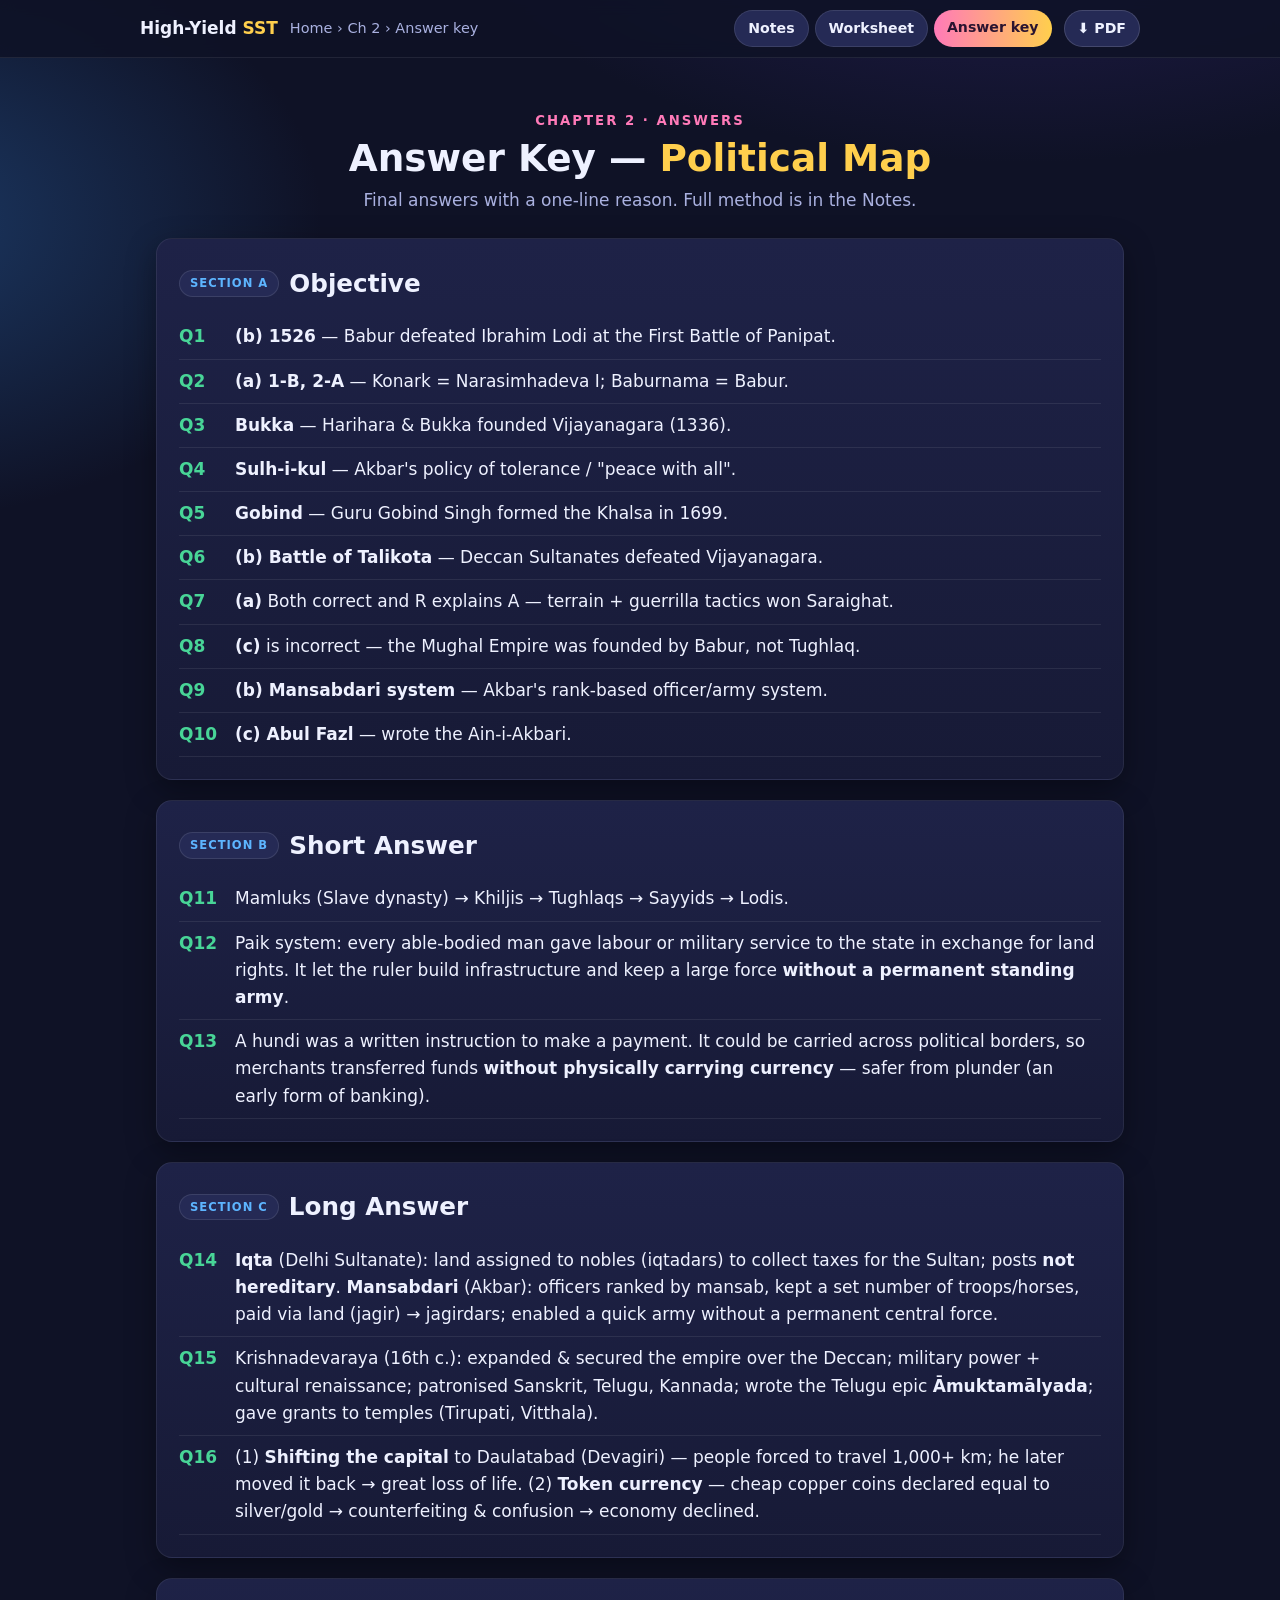
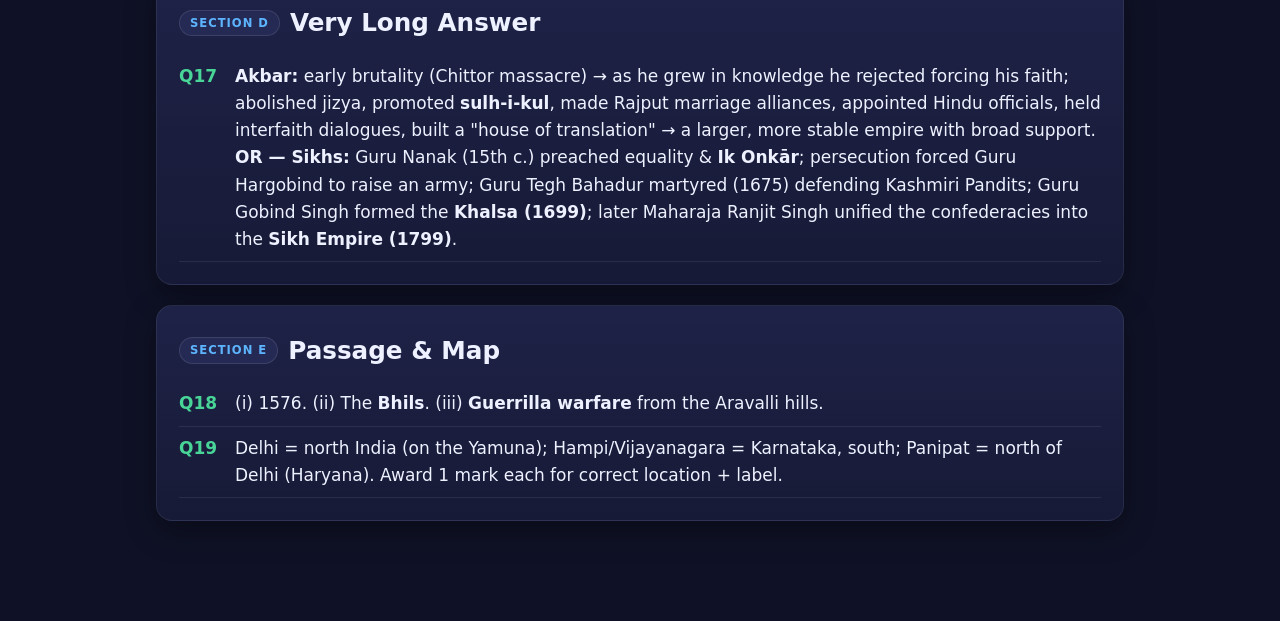
<file: chapter-2-political-map/answer-key.html>
<!DOCTYPE html>
<html lang="en"><head>
<meta charset="UTF-8"><meta name="viewport" content="width=device-width, initial-scale=1.0">
<title>Answer Key · Reshaping India's Political Map · Ch 2</title>
<link rel="stylesheet" href="../assets/style.css">
</head><body>
<header class="bar"><div class="bar-inner">
  <div class="brand">High-Yield <span>SST</span></div>
  <div class="crumb"><a href="../index.html">Home</a> › <a href="../index.html">Ch 2</a> › Answer key</div>
  <div class="spacer"></div>
  <div class="tabs">
    <a href="notes.html">Notes</a>
    <a href="worksheet.html">Worksheet</a>
    <a class="active" href="answer-key.html">Answer key</a>
  </div>
  <a class="dl" href="answer-key.pdf">⬇ PDF</a>
</div></header>
<main>
  <div class="hero">
    <div class="kicker">Chapter 2 · Answers</div>
    <h1>Answer Key — <span class="hl">Political Map</span></h1>
    <p class="lead">Final answers with a one-line reason. Full method is in the Notes.</p>
  </div>

  <section class="card"><h2><span class="badge pr">Section A</span> Objective</h2>
    <div class="akrow"><span class="an">Q1</span><div><b>(b) 1526</b> — Babur defeated Ibrahim Lodi at the First Battle of Panipat.</div></div>
    <div class="akrow"><span class="an">Q2</span><div><b>(a) 1-B, 2-A</b> — Konark = Narasimhadeva I; Baburnama = Babur.</div></div>
    <div class="akrow"><span class="an">Q3</span><div><b>Bukka</b> — Harihara &amp; Bukka founded Vijayanagara (1336).</div></div>
    <div class="akrow"><span class="an">Q4</span><div><b>Sulh-i-kul</b> — Akbar's policy of tolerance / "peace with all".</div></div>
    <div class="akrow"><span class="an">Q5</span><div><b>Gobind</b> — Guru Gobind Singh formed the Khalsa in 1699.</div></div>
    <div class="akrow"><span class="an">Q6</span><div><b>(b) Battle of Talikota</b> — Deccan Sultanates defeated Vijayanagara.</div></div>
    <div class="akrow"><span class="an">Q7</span><div><b>(a)</b> Both correct and R explains A — terrain + guerrilla tactics won Saraighat.</div></div>
    <div class="akrow"><span class="an">Q8</span><div><b>(c)</b> is incorrect — the Mughal Empire was founded by Babur, not Tughlaq.</div></div>
    <div class="akrow"><span class="an">Q9</span><div><b>(b) Mansabdari system</b> — Akbar's rank-based officer/army system.</div></div>
    <div class="akrow"><span class="an">Q10</span><div><b>(c) Abul Fazl</b> — wrote the Ain-i-Akbari.</div></div>
  </section>

  <section class="card"><h2><span class="badge pr">Section B</span> Short Answer</h2>
    <div class="akrow"><span class="an">Q11</span><div>Mamluks (Slave dynasty) → Khiljis → Tughlaqs → Sayyids → Lodis.</div></div>
    <div class="akrow"><span class="an">Q12</span><div>Paik system: every able-bodied man gave labour or military service to the state in exchange for land rights. It let the ruler build infrastructure and keep a large force <b>without a permanent standing army</b>.</div></div>
    <div class="akrow"><span class="an">Q13</span><div>A hundi was a written instruction to make a payment. It could be carried across political borders, so merchants transferred funds <b>without physically carrying currency</b> — safer from plunder (an early form of banking).</div></div>
  </section>

  <section class="card"><h2><span class="badge pr">Section C</span> Long Answer</h2>
    <div class="akrow"><span class="an">Q14</span><div><b>Iqta</b> (Delhi Sultanate): land assigned to nobles (iqtadars) to collect taxes for the Sultan; posts <b>not hereditary</b>. <b>Mansabdari</b> (Akbar): officers ranked by mansab, kept a set number of troops/horses, paid via land (jagir) → jagirdars; enabled a quick army without a permanent central force.</div></div>
    <div class="akrow"><span class="an">Q15</span><div>Krishnadevaraya (16th c.): expanded &amp; secured the empire over the Deccan; military power + cultural renaissance; patronised Sanskrit, Telugu, Kannada; wrote the Telugu epic <b>Āmuktamālyada</b>; gave grants to temples (Tirupati, Vitthala).</div></div>
    <div class="akrow"><span class="an">Q16</span><div>(1) <b>Shifting the capital</b> to Daulatabad (Devagiri) — people forced to travel 1,000+ km; he later moved it back → great loss of life. (2) <b>Token currency</b> — cheap copper coins declared equal to silver/gold → counterfeiting &amp; confusion → economy declined.</div></div>
  </section>

  <section class="card"><h2><span class="badge pr">Section D</span> Very Long Answer</h2>
    <div class="akrow"><span class="an">Q17</span><div><b>Akbar:</b> early brutality (Chittor massacre) → as he grew in knowledge he rejected forcing his faith; abolished jizya, promoted <b>sulh-i-kul</b>, made Rajput marriage alliances, appointed Hindu officials, held interfaith dialogues, built a "house of translation" → a larger, more stable empire with broad support.<br>
    <b>OR — Sikhs:</b> Guru Nanak (15th c.) preached equality &amp; <b>Ik Onkār</b>; persecution forced Guru Hargobind to raise an army; Guru Tegh Bahadur martyred (1675) defending Kashmiri Pandits; Guru Gobind Singh formed the <b>Khalsa (1699)</b>; later Maharaja Ranjit Singh unified the confederacies into the <b>Sikh Empire (1799)</b>.</div></div>
  </section>

  <section class="card"><h2><span class="badge pr">Section E</span> Passage &amp; Map</h2>
    <div class="akrow"><span class="an">Q18</span><div>(i) 1576. (ii) The <b>Bhils</b>. (iii) <b>Guerrilla warfare</b> from the Aravalli hills.</div></div>
    <div class="akrow"><span class="an">Q19</span><div>Delhi = north India (on the Yamuna); Hampi/Vijayanagara = Karnataka, south; Panipat = north of Delhi (Haryana). Award 1 mark each for correct location + label.</div></div>
  </section>
</main>
</body></html>
</file>
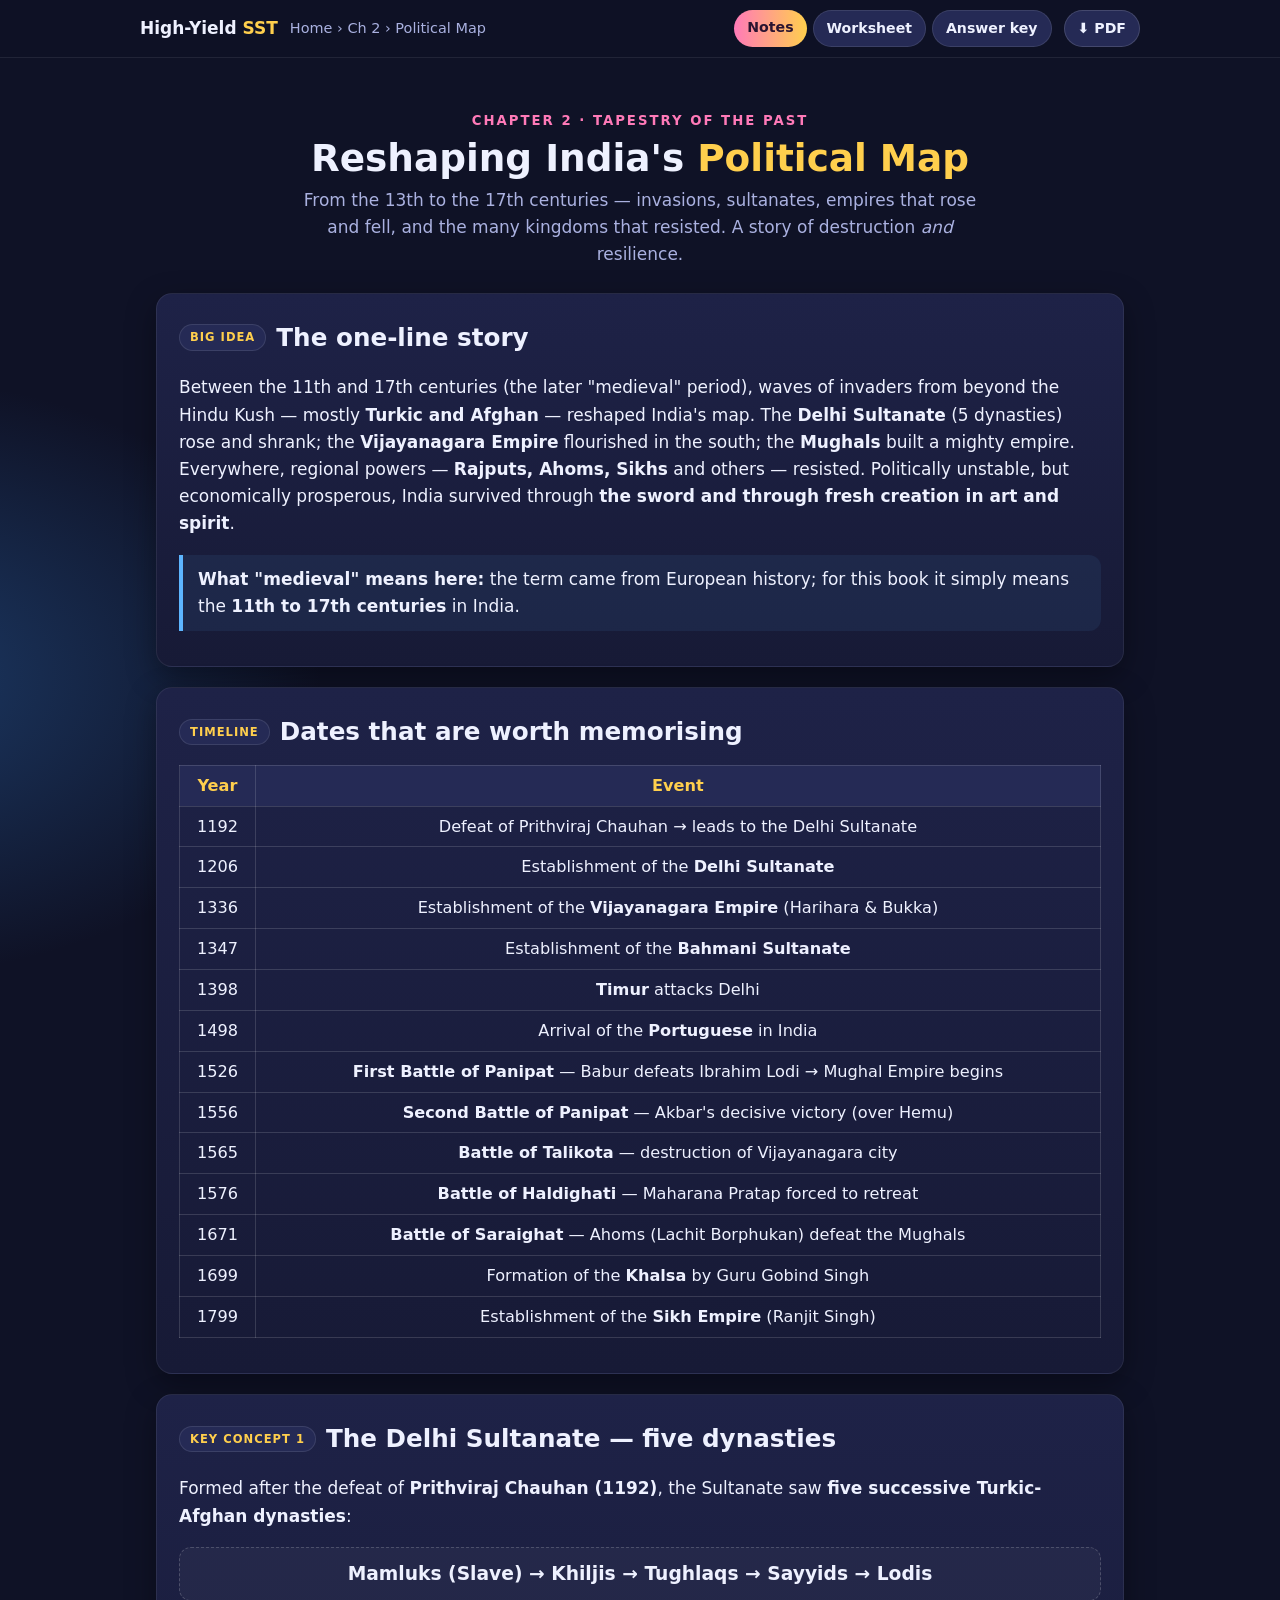
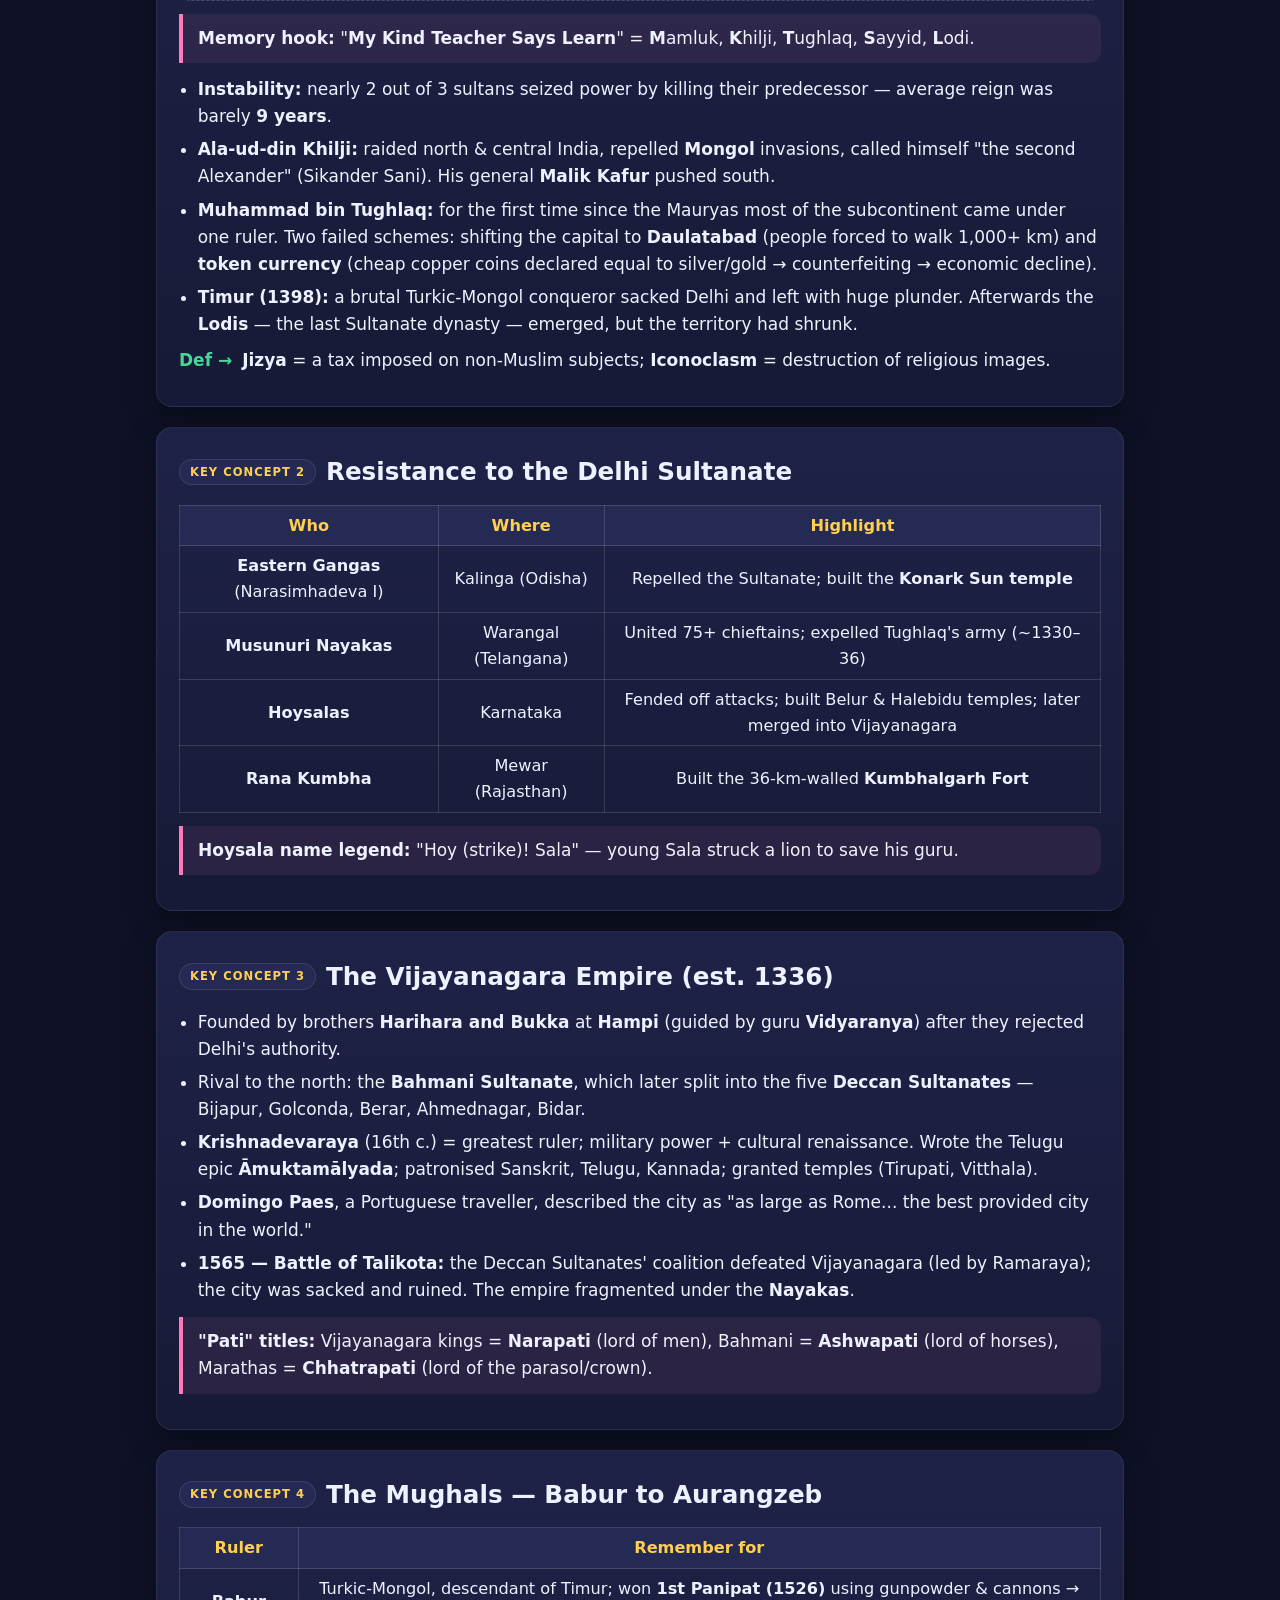
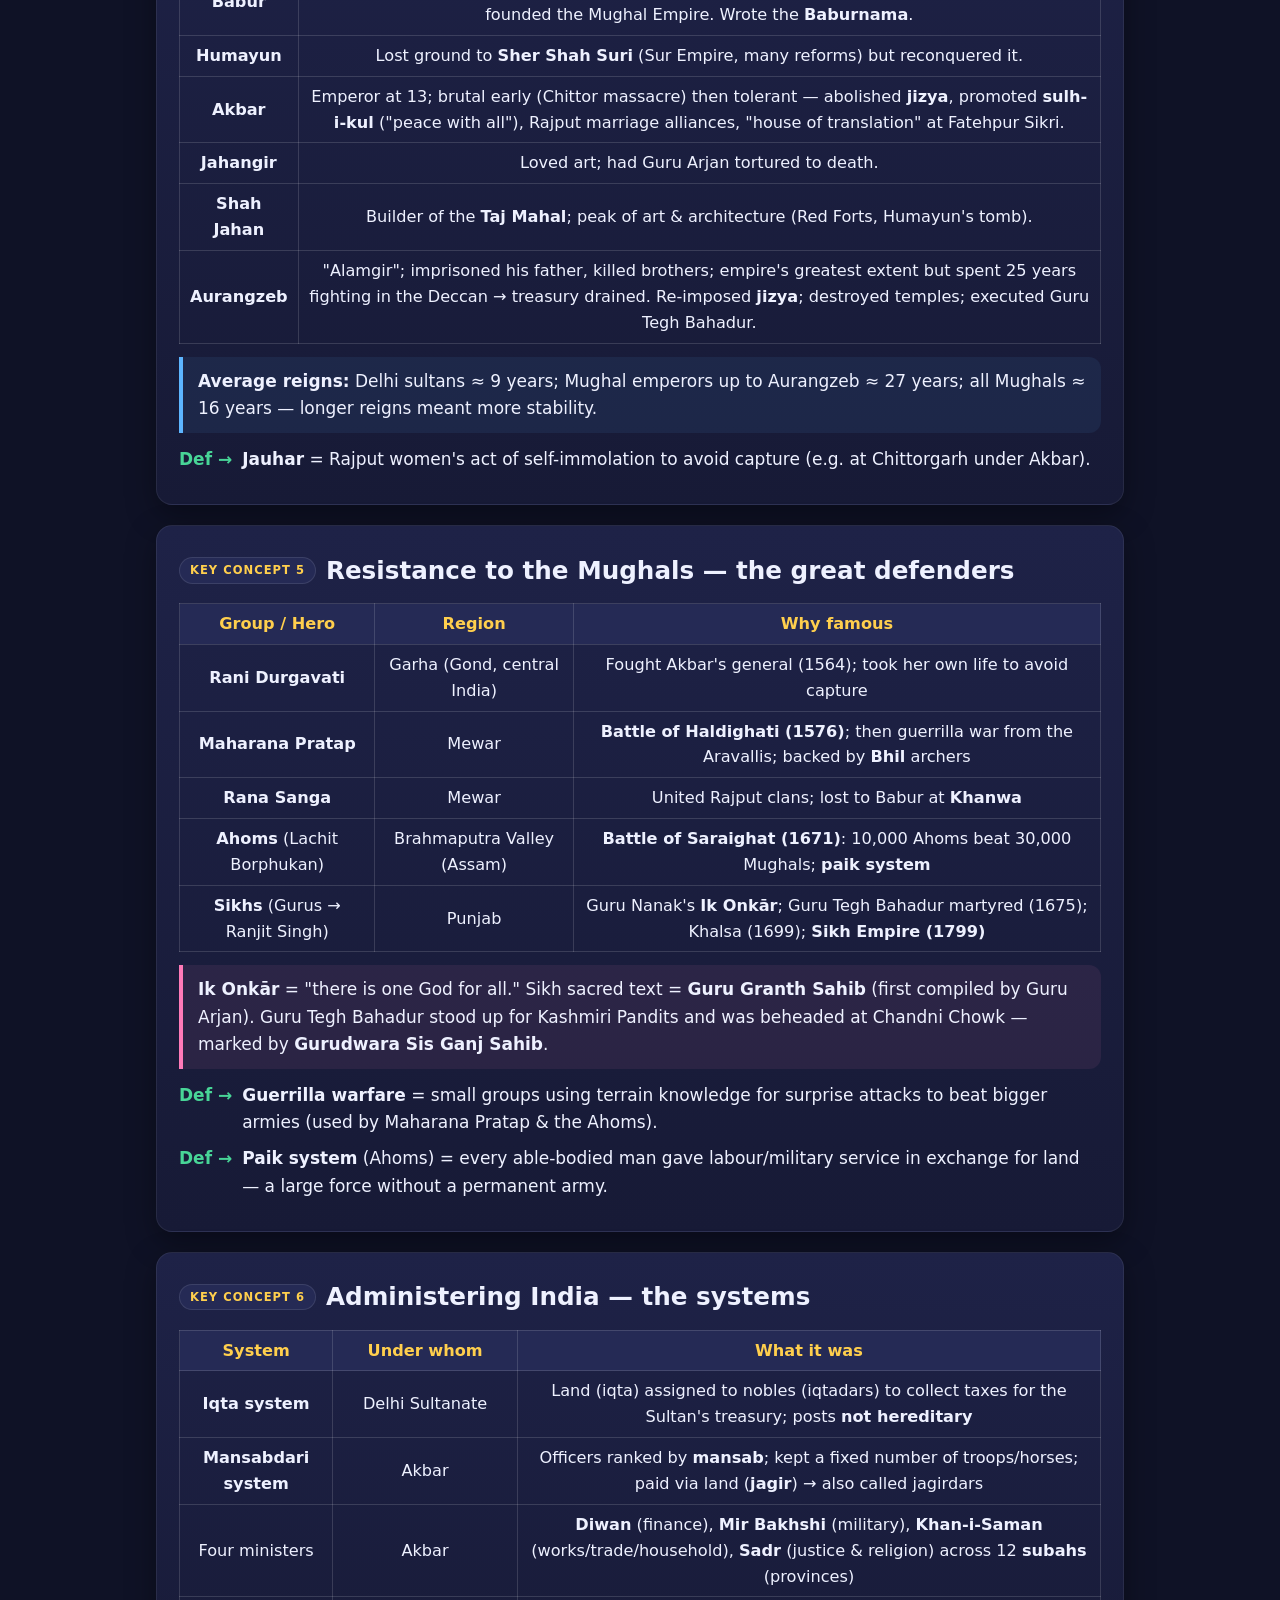
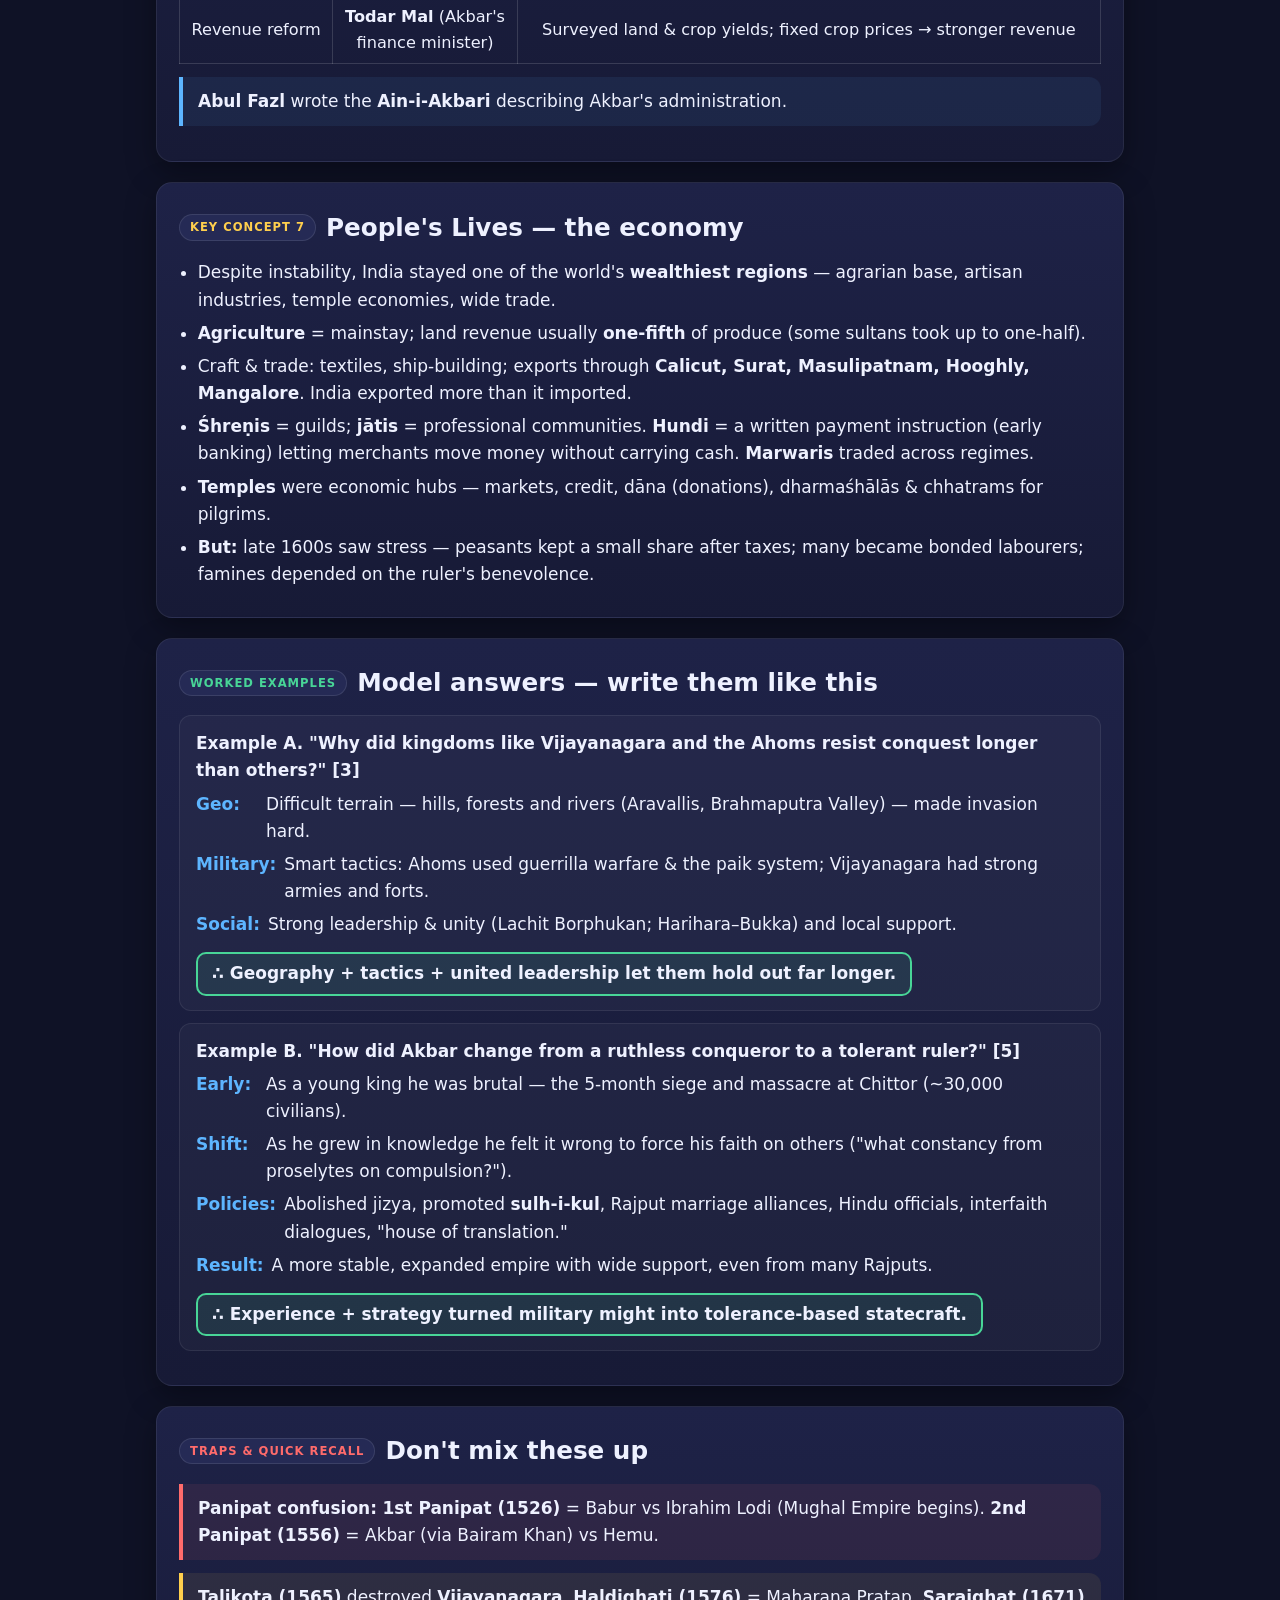
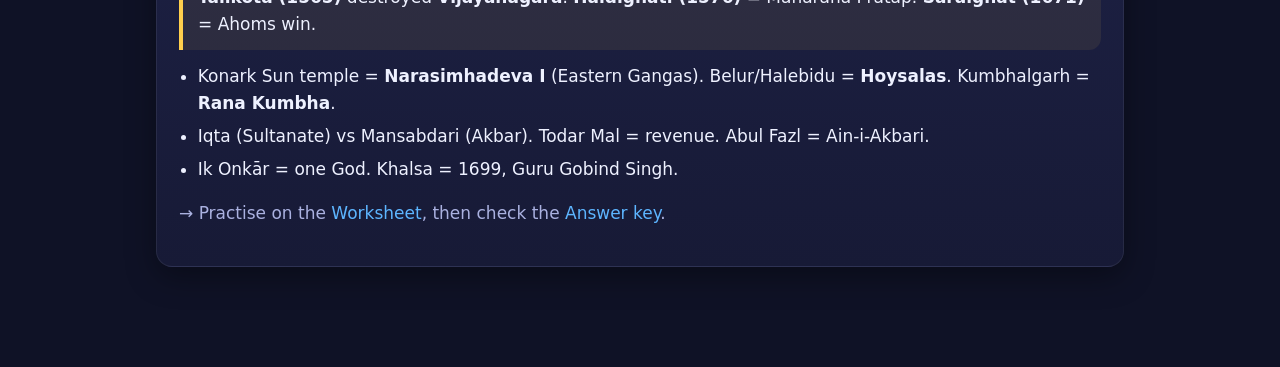
<file: chapter-2-political-map/notes.html>
<!DOCTYPE html>
<html lang="en"><head>
<meta charset="UTF-8"><meta name="viewport" content="width=device-width, initial-scale=1.0">
<title>Notes · Reshaping India's Political Map · Ch 2</title>
<link rel="stylesheet" href="../assets/style.css">
</head><body>
<header class="bar"><div class="bar-inner">
  <div class="brand">High-Yield <span>SST</span></div>
  <div class="crumb"><a href="../index.html">Home</a> › <a href="../index.html">Ch 2</a> › Political Map</div>
  <div class="spacer"></div>
  <div class="tabs">
    <a class="active" href="notes.html">Notes</a>
    <a href="worksheet.html">Worksheet</a>
    <a href="answer-key.html">Answer key</a>
  </div>
  <a class="dl" href="notes.pdf">⬇ PDF</a>
</div></header>
<main>
  <div class="hero">
    <div class="kicker">Chapter 2 · Tapestry of the Past</div>
    <h1>Reshaping India's <span class="hl">Political Map</span></h1>
    <p class="lead">From the 13th to the 17th centuries — invasions, sultanates, empires that rose and fell, and the many kingdoms that resisted. A story of destruction <i>and</i> resilience.</p>
  </div>

  <section class="card">
    <h2><span class="badge">Big Idea</span> The one-line story</h2>
    <p>Between the 11th and 17th centuries (the later "medieval" period), waves of invaders from beyond the Hindu Kush — mostly <b>Turkic and Afghan</b> — reshaped India's map. The <b>Delhi Sultanate</b> (5 dynasties) rose and shrank; the <b>Vijayanagara Empire</b> flourished in the south; the <b>Mughals</b> built a mighty empire. Everywhere, regional powers — <b>Rajputs, Ahoms, Sikhs</b> and others — resisted. Politically unstable, but economically prosperous, India survived through <b>the sword and through fresh creation in art and spirit</b>.</p>
    <div class="callout"><b>What "medieval" means here:</b> the term came from European history; for this book it simply means the <b>11th to 17th centuries</b> in India.</div>
  </section>

  <section class="card">
    <h2><span class="badge">Timeline</span> Dates that are worth memorising</h2>
    <table class="tbl">
      <tr><th>Year</th><th>Event</th></tr>
      <tr><td>1192</td><td>Defeat of Prithviraj Chauhan → leads to the Delhi Sultanate</td></tr>
      <tr><td>1206</td><td>Establishment of the <b>Delhi Sultanate</b></td></tr>
      <tr><td>1336</td><td>Establishment of the <b>Vijayanagara Empire</b> (Harihara &amp; Bukka)</td></tr>
      <tr><td>1347</td><td>Establishment of the <b>Bahmani Sultanate</b></td></tr>
      <tr><td>1398</td><td><b>Timur</b> attacks Delhi</td></tr>
      <tr><td>1498</td><td>Arrival of the <b>Portuguese</b> in India</td></tr>
      <tr><td>1526</td><td><b>First Battle of Panipat</b> — Babur defeats Ibrahim Lodi → Mughal Empire begins</td></tr>
      <tr><td>1556</td><td><b>Second Battle of Panipat</b> — Akbar's decisive victory (over Hemu)</td></tr>
      <tr><td>1565</td><td><b>Battle of Talikota</b> — destruction of Vijayanagara city</td></tr>
      <tr><td>1576</td><td><b>Battle of Haldighati</b> — Maharana Pratap forced to retreat</td></tr>
      <tr><td>1671</td><td><b>Battle of Saraighat</b> — Ahoms (Lachit Borphukan) defeat the Mughals</td></tr>
      <tr><td>1699</td><td>Formation of the <b>Khalsa</b> by Guru Gobind Singh</td></tr>
      <tr><td>1799</td><td>Establishment of the <b>Sikh Empire</b> (Ranjit Singh)</td></tr>
    </table>
  </section>

  <section class="card">
    <h2><span class="badge">Key Concept 1</span> The Delhi Sultanate — five dynasties</h2>
    <p>Formed after the defeat of <b>Prithviraj Chauhan (1192)</b>, the Sultanate saw <b>five successive Turkic-Afghan dynasties</b>:</p>
    <div class="mathbox"><b>Mamluks (Slave) → Khiljis → Tughlaqs → Sayyids → Lodis</b></div>
    <div class="callout fun"><b>Memory hook:</b> "<b>My Kind Teacher Says Learn</b>" = <b>M</b>amluk, <b>K</b>hilji, <b>T</b>ughlaq, <b>S</b>ayyid, <b>L</b>odi.</div>
    <ul class="clean">
      <li><b>Instability:</b> nearly 2 out of 3 sultans seized power by killing their predecessor — average reign was barely <b>9 years</b>.</li>
      <li><b>Ala-ud-din Khilji:</b> raided north &amp; central India, repelled <b>Mongol</b> invasions, called himself "the second Alexander" (Sikander Sani). His general <b>Malik Kafur</b> pushed south.</li>
      <li><b>Muhammad bin Tughlaq:</b> for the first time since the Mauryas most of the subcontinent came under one ruler. Two failed schemes: shifting the capital to <b>Daulatabad</b> (people forced to walk 1,000+ km) and <b>token currency</b> (cheap copper coins declared equal to silver/gold → counterfeiting → economic decline).</li>
      <li><b>Timur (1398):</b> a brutal Turkic-Mongol conqueror sacked Delhi and left with huge plunder. Afterwards the <b>Lodis</b> — the last Sultanate dynasty — emerged, but the territory had shrunk.</li>
    </ul>
    <div class="keyline"><span class="k">Def →</span><span><b>Jizya</b> = a tax imposed on non-Muslim subjects; <b>Iconoclasm</b> = destruction of religious images.</span></div>
  </section>

  <section class="card">
    <h2><span class="badge">Key Concept 2</span> Resistance to the Delhi Sultanate</h2>
    <table class="tbl">
      <tr><th>Who</th><th>Where</th><th>Highlight</th></tr>
      <tr><td><b>Eastern Gangas</b> (Narasimhadeva I)</td><td>Kalinga (Odisha)</td><td>Repelled the Sultanate; built the <b>Konark Sun temple</b></td></tr>
      <tr><td><b>Musunuri Nayakas</b></td><td>Warangal (Telangana)</td><td>United 75+ chieftains; expelled Tughlaq's army (~1330–36)</td></tr>
      <tr><td><b>Hoysalas</b></td><td>Karnataka</td><td>Fended off attacks; built Belur &amp; Halebidu temples; later merged into Vijayanagara</td></tr>
      <tr><td><b>Rana Kumbha</b></td><td>Mewar (Rajasthan)</td><td>Built the 36-km-walled <b>Kumbhalgarh Fort</b></td></tr>
    </table>
    <div class="callout fun"><b>Hoysala name legend:</b> "Hoy (strike)! Sala" — young Sala struck a lion to save his guru.</div>
  </section>

  <section class="card">
    <h2><span class="badge">Key Concept 3</span> The Vijayanagara Empire (est. 1336)</h2>
    <ul class="clean">
      <li>Founded by brothers <b>Harihara and Bukka</b> at <b>Hampi</b> (guided by guru <b>Vidyaranya</b>) after they rejected Delhi's authority.</li>
      <li>Rival to the north: the <b>Bahmani Sultanate</b>, which later split into the five <b>Deccan Sultanates</b> — Bijapur, Golconda, Berar, Ahmednagar, Bidar.</li>
      <li><b>Krishnadevaraya</b> (16th c.) = greatest ruler; military power + cultural renaissance. Wrote the Telugu epic <b>Āmuktamālyada</b>; patronised Sanskrit, Telugu, Kannada; granted temples (Tirupati, Vitthala).</li>
      <li><b>Domingo Paes</b>, a Portuguese traveller, described the city as "as large as Rome... the best provided city in the world."</li>
      <li><b>1565 — Battle of Talikota:</b> the Deccan Sultanates' coalition defeated Vijayanagara (led by Ramaraya); the city was sacked and ruined. The empire fragmented under the <b>Nayakas</b>.</li>
    </ul>
    <div class="callout fun"><b>"Pati" titles:</b> Vijayanagara kings = <b>Narapati</b> (lord of men), Bahmani = <b>Ashwapati</b> (lord of horses), Marathas = <b>Chhatrapati</b> (lord of the parasol/crown).</div>
  </section>

  <section class="card">
    <h2><span class="badge">Key Concept 4</span> The Mughals — Babur to Aurangzeb</h2>
    <table class="tbl">
      <tr><th>Ruler</th><th>Remember for</th></tr>
      <tr><td><b>Babur</b></td><td>Turkic-Mongol, descendant of Timur; won <b>1st Panipat (1526)</b> using gunpowder &amp; cannons → founded the Mughal Empire. Wrote the <b>Baburnama</b>.</td></tr>
      <tr><td><b>Humayun</b></td><td>Lost ground to <b>Sher Shah Suri</b> (Sur Empire, many reforms) but reconquered it.</td></tr>
      <tr><td><b>Akbar</b></td><td>Emperor at 13; brutal early (Chittor massacre) then tolerant — abolished <b>jizya</b>, promoted <b>sulh-i-kul</b> ("peace with all"), Rajput marriage alliances, "house of translation" at Fatehpur Sikri.</td></tr>
      <tr><td><b>Jahangir</b></td><td>Loved art; had Guru Arjan tortured to death.</td></tr>
      <tr><td><b>Shah Jahan</b></td><td>Builder of the <b>Taj Mahal</b>; peak of art &amp; architecture (Red Forts, Humayun's tomb).</td></tr>
      <tr><td><b>Aurangzeb</b></td><td>"Alamgir"; imprisoned his father, killed brothers; empire's greatest extent but spent 25 years fighting in the Deccan → treasury drained. Re-imposed <b>jizya</b>; destroyed temples; executed Guru Tegh Bahadur.</td></tr>
    </table>
    <div class="callout"><b>Average reigns:</b> Delhi sultans ≈ 9 years; Mughal emperors up to Aurangzeb ≈ 27 years; all Mughals ≈ 16 years — longer reigns meant more stability.</div>
    <div class="keyline"><span class="k">Def →</span><span><b>Jauhar</b> = Rajput women's act of self-immolation to avoid capture (e.g. at Chittorgarh under Akbar).</span></div>
  </section>

  <section class="card">
    <h2><span class="badge">Key Concept 5</span> Resistance to the Mughals — the great defenders</h2>
    <table class="tbl">
      <tr><th>Group / Hero</th><th>Region</th><th>Why famous</th></tr>
      <tr><td><b>Rani Durgavati</b></td><td>Garha (Gond, central India)</td><td>Fought Akbar's general (1564); took her own life to avoid capture</td></tr>
      <tr><td><b>Maharana Pratap</b></td><td>Mewar</td><td><b>Battle of Haldighati (1576)</b>; then guerrilla war from the Aravallis; backed by <b>Bhil</b> archers</td></tr>
      <tr><td><b>Rana Sanga</b></td><td>Mewar</td><td>United Rajput clans; lost to Babur at <b>Khanwa</b></td></tr>
      <tr><td><b>Ahoms</b> (Lachit Borphukan)</td><td>Brahmaputra Valley (Assam)</td><td><b>Battle of Saraighat (1671)</b>: 10,000 Ahoms beat 30,000 Mughals; <b>paik system</b></td></tr>
      <tr><td><b>Sikhs</b> (Gurus → Ranjit Singh)</td><td>Punjab</td><td>Guru Nanak's <b>Ik Onkār</b>; Guru Tegh Bahadur martyred (1675); Khalsa (1699); <b>Sikh Empire (1799)</b></td></tr>
    </table>
    <div class="callout fun"><b>Ik Onkār</b> = "there is one God for all." Sikh sacred text = <b>Guru Granth Sahib</b> (first compiled by Guru Arjan). Guru Tegh Bahadur stood up for Kashmiri Pandits and was beheaded at Chandni Chowk — marked by <b>Gurudwara Sis Ganj Sahib</b>.</div>
    <div class="keyline"><span class="k">Def →</span><span><b>Guerrilla warfare</b> = small groups using terrain knowledge for surprise attacks to beat bigger armies (used by Maharana Pratap &amp; the Ahoms).</span></div>
    <div class="keyline"><span class="k">Def →</span><span><b>Paik system</b> (Ahoms) = every able-bodied man gave labour/military service in exchange for land — a large force without a permanent army.</span></div>
  </section>

  <section class="card">
    <h2><span class="badge">Key Concept 6</span> Administering India — the systems</h2>
    <table class="tbl">
      <tr><th>System</th><th>Under whom</th><th>What it was</th></tr>
      <tr><td><b>Iqta system</b></td><td>Delhi Sultanate</td><td>Land (iqta) assigned to nobles (iqtadars) to collect taxes for the Sultan's treasury; posts <b>not hereditary</b></td></tr>
      <tr><td><b>Mansabdari system</b></td><td>Akbar</td><td>Officers ranked by <b>mansab</b>; kept a fixed number of troops/horses; paid via land (<b>jagir</b>) → also called jagirdars</td></tr>
      <tr><td>Four ministers</td><td>Akbar</td><td><b>Diwan</b> (finance), <b>Mir Bakhshi</b> (military), <b>Khan-i-Saman</b> (works/trade/household), <b>Sadr</b> (justice &amp; religion) across 12 <b>subahs</b> (provinces)</td></tr>
      <tr><td>Revenue reform</td><td><b>Todar Mal</b> (Akbar's finance minister)</td><td>Surveyed land &amp; crop yields; fixed crop prices → stronger revenue</td></tr>
    </table>
    <div class="callout"><b>Abul Fazl</b> wrote the <b>Ain-i-Akbari</b> describing Akbar's administration.</div>
  </section>

  <section class="card">
    <h2><span class="badge">Key Concept 7</span> People's Lives — the economy</h2>
    <ul class="clean">
      <li>Despite instability, India stayed one of the world's <b>wealthiest regions</b> — agrarian base, artisan industries, temple economies, wide trade.</li>
      <li><b>Agriculture</b> = mainstay; land revenue usually <b>one-fifth</b> of produce (some sultans took up to one-half).</li>
      <li>Craft &amp; trade: textiles, ship-building; exports through <b>Calicut, Surat, Masulipatnam, Hooghly, Mangalore</b>. India exported more than it imported.</li>
      <li><b>Śhreṇis</b> = guilds; <b>jātis</b> = professional communities. <b>Hundi</b> = a written payment instruction (early banking) letting merchants move money without carrying cash. <b>Marwaris</b> traded across regimes.</li>
      <li><b>Temples</b> were economic hubs — markets, credit, dāna (donations), dharmaśhālās &amp; chhatrams for pilgrims.</li>
      <li><b>But:</b> late 1600s saw stress — peasants kept a small share after taxes; many became bonded labourers; famines depended on the ruler's benevolence.</li>
    </ul>
  </section>

  <section class="card">
    <h2><span class="badge ex">Worked Examples</span> Model answers — write them like this</h2>

    <div class="solution">
      <div class="qline">Example A. "Why did kingdoms like Vijayanagara and the Ahoms resist conquest longer than others?" [3]</div>
      <div class="step"><span class="lbl">Geo:</span><span>Difficult terrain — hills, forests and rivers (Aravallis, Brahmaputra Valley) — made invasion hard.</span></div>
      <div class="step"><span class="lbl">Military:</span><span>Smart tactics: Ahoms used guerrilla warfare &amp; the paik system; Vijayanagara had strong armies and forts.</span></div>
      <div class="step"><span class="lbl">Social:</span><span>Strong leadership &amp; unity (Lachit Borphukan; Harihara–Bukka) and local support.</span></div>
      <div class="finalbox">∴ Geography + tactics + united leadership let them hold out far longer.</div>
    </div>

    <div class="solution">
      <div class="qline">Example B. "How did Akbar change from a ruthless conqueror to a tolerant ruler?" [5]</div>
      <div class="step"><span class="lbl">Early:</span><span>As a young king he was brutal — the 5-month siege and massacre at Chittor (~30,000 civilians).</span></div>
      <div class="step"><span class="lbl">Shift:</span><span>As he grew in knowledge he felt it wrong to force his faith on others ("what constancy from proselytes on compulsion?").</span></div>
      <div class="step"><span class="lbl">Policies:</span><span>Abolished jizya, promoted <b>sulh-i-kul</b>, Rajput marriage alliances, Hindu officials, interfaith dialogues, "house of translation."</span></div>
      <div class="step"><span class="lbl">Result:</span><span>A more stable, expanded empire with wide support, even from many Rajputs.</span></div>
      <div class="finalbox">∴ Experience + strategy turned military might into tolerance-based statecraft.</div>
    </div>
  </section>

  <section class="card">
    <h2><span class="badge trap">Traps &amp; Quick Recall</span> Don't mix these up</h2>
    <div class="callout danger"><b>Panipat confusion:</b> <b>1st Panipat (1526)</b> = Babur vs Ibrahim Lodi (Mughal Empire begins). <b>2nd Panipat (1556)</b> = Akbar (via Bairam Khan) vs Hemu.</div>
    <div class="callout warn"><b>Talikota (1565)</b> destroyed <b>Vijayanagara</b>. <b>Haldighati (1576)</b> = Maharana Pratap. <b>Saraighat (1671)</b> = Ahoms win.</div>
    <ul class="clean">
      <li>Konark Sun temple = <b>Narasimhadeva I</b> (Eastern Gangas). Belur/Halebidu = <b>Hoysalas</b>. Kumbhalgarh = <b>Rana Kumbha</b>.</li>
      <li>Iqta (Sultanate) vs Mansabdari (Akbar). Todar Mal = revenue. Abul Fazl = Ain-i-Akbari.</li>
      <li>Ik Onkār = one God. Khalsa = 1699, Guru Gobind Singh.</li>
    </ul>
    <p class="muted">→ Practise on the <a href="worksheet.html">Worksheet</a>, then check the <a href="answer-key.html">Answer key</a>.</p>
  </section>
</main>
</body></html>
</file>
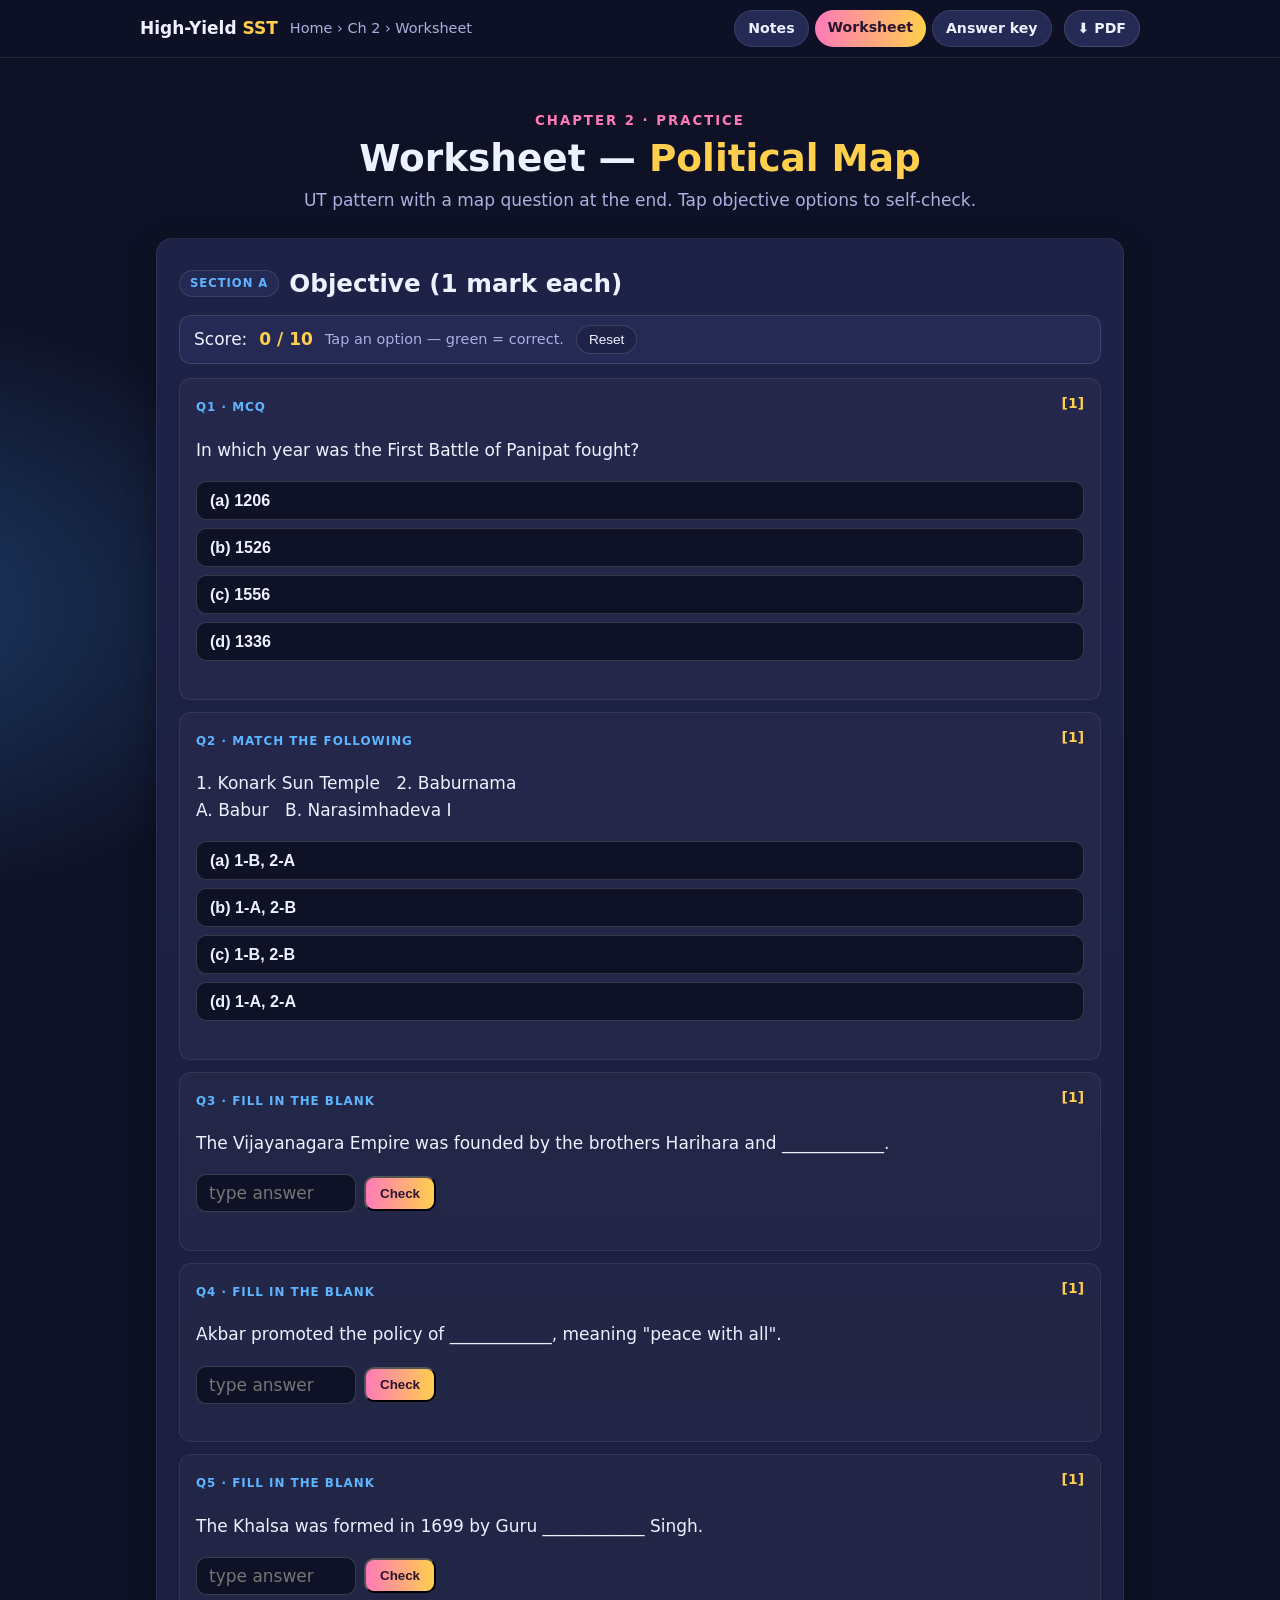
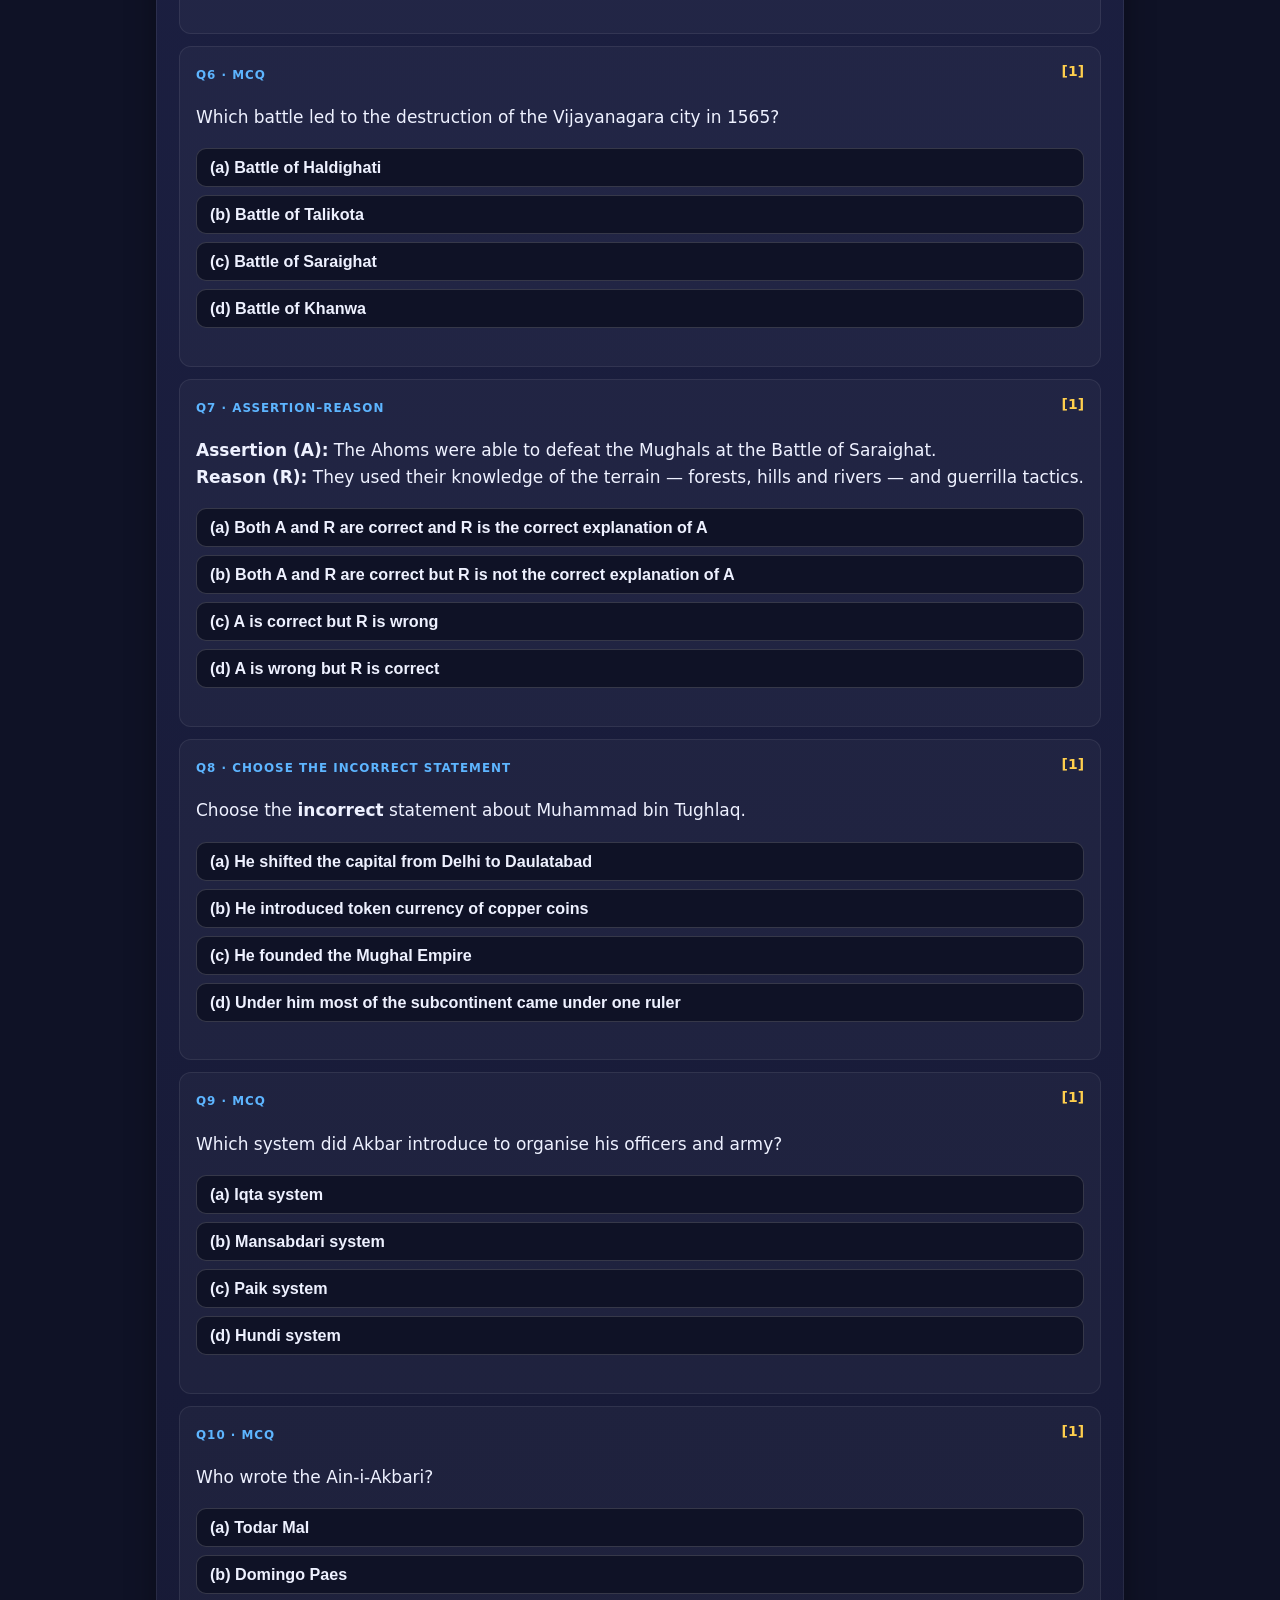
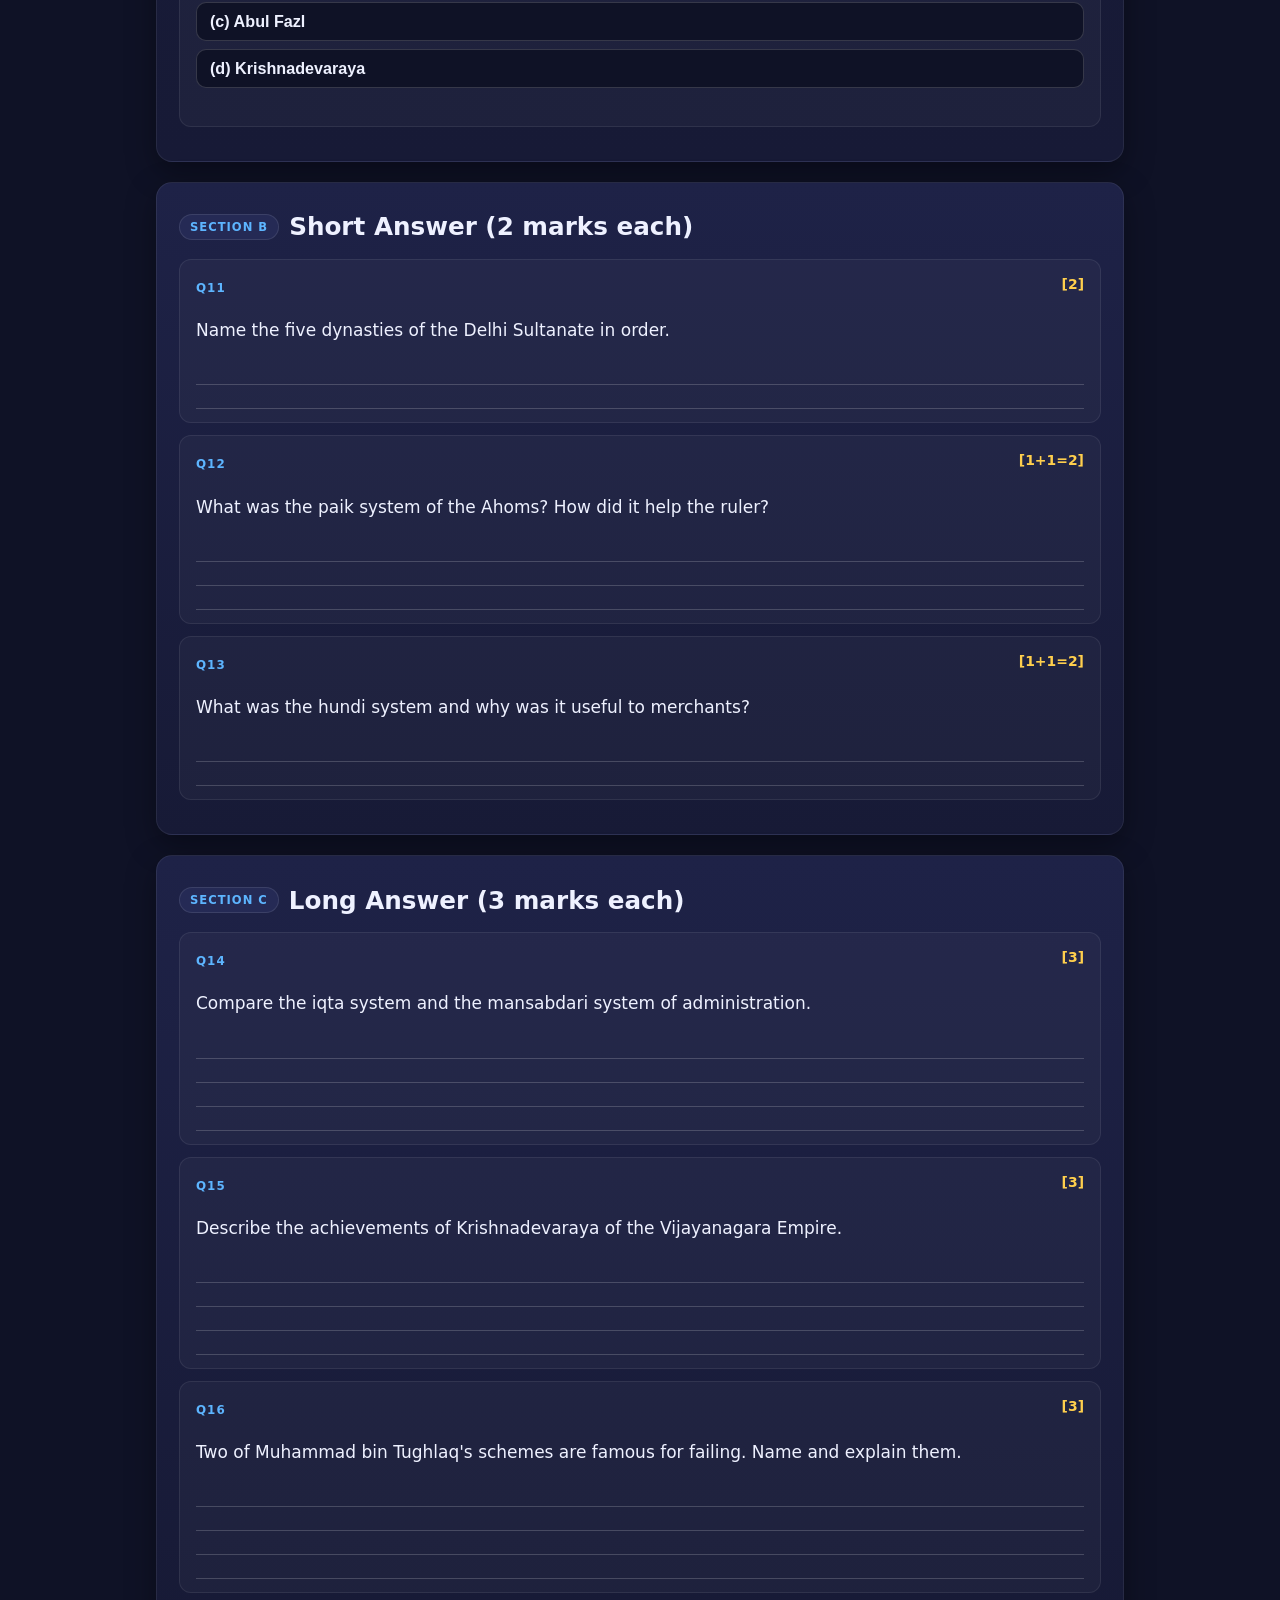
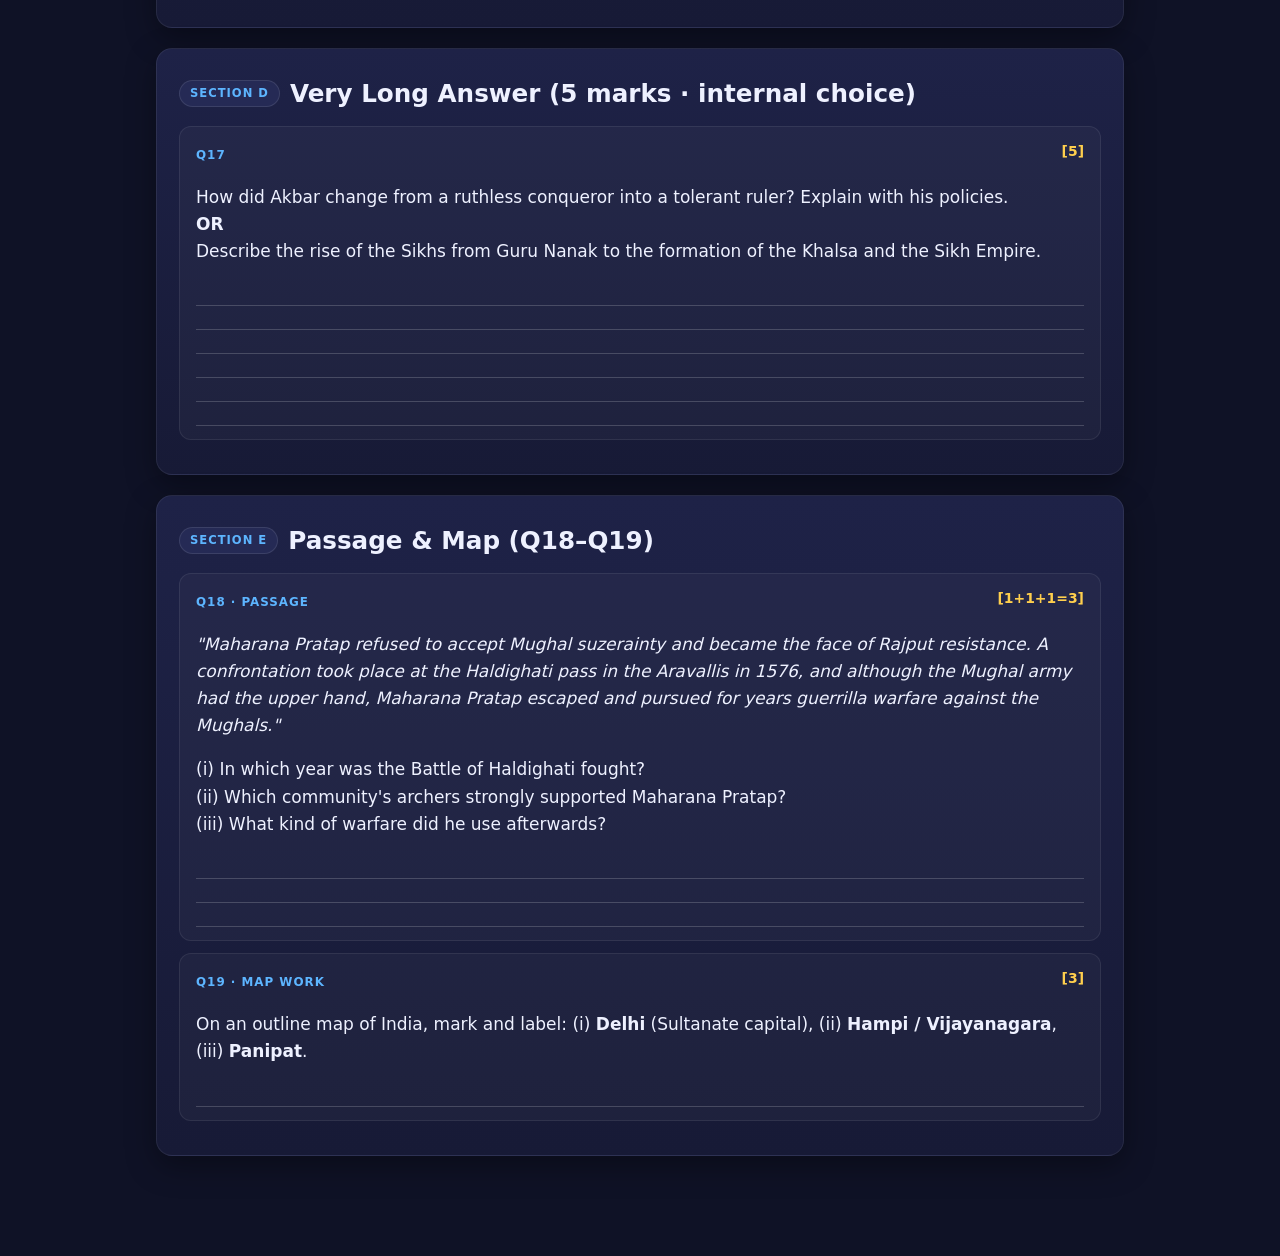
<file: chapter-2-political-map/worksheet.html>
<!DOCTYPE html>
<html lang="en"><head>
<meta charset="UTF-8"><meta name="viewport" content="width=device-width, initial-scale=1.0">
<title>Worksheet · Reshaping India's Political Map · Ch 2</title>
<link rel="stylesheet" href="../assets/style.css">
</head><body>
<header class="bar"><div class="bar-inner">
  <div class="brand">High-Yield <span>SST</span></div>
  <div class="crumb"><a href="../index.html">Home</a> › <a href="../index.html">Ch 2</a> › Worksheet</div>
  <div class="spacer"></div>
  <div class="tabs">
    <a href="notes.html">Notes</a>
    <a class="active" href="worksheet.html">Worksheet</a>
    <a href="answer-key.html">Answer key</a>
  </div>
  <a class="dl" href="worksheet.pdf">⬇ PDF</a>
</div></header>
<main>
  <div class="hero">
    <div class="kicker">Chapter 2 · Practice</div>
    <h1>Worksheet — <span class="hl">Political Map</span></h1>
    <p class="lead">UT pattern with a map question at the end. Tap objective options to self-check.</p>
  </div>

  <section class="card">
    <h2><span class="badge pr">Section A</span> Objective (1 mark each)</h2>
    <div class="quizbar"><span>Score:</span> <span class="score" id="score">0 / 0</span>
      <span class="hint">Tap an option — green = correct.</span>
      <button id="resetQuiz">Reset</button></div>

    <div class="qitem"><span class="marks">[1]</span><span class="qtag">Q1 · MCQ</span>
      <p>In which year was the First Battle of Panipat fought?</p>
      <div class="opts">
        <button class="opt" data-correct="false">(a) 1206</button>
        <button class="opt" data-correct="true">(b) 1526</button>
        <button class="opt" data-correct="false">(c) 1556</button>
        <button class="opt" data-correct="false">(d) 1336</button>
      </div><div class="feedback"></div>
    </div>

    <div class="qitem"><span class="marks">[1]</span><span class="qtag">Q2 · Match the following</span>
      <p>1. Konark Sun Temple &nbsp; 2. Baburnama<br>A. Babur &nbsp; B. Narasimhadeva I</p>
      <div class="opts">
        <button class="opt" data-correct="true">(a) 1-B, 2-A</button>
        <button class="opt" data-correct="false">(b) 1-A, 2-B</button>
        <button class="opt" data-correct="false">(c) 1-B, 2-B</button>
        <button class="opt" data-correct="false">(d) 1-A, 2-A</button>
      </div><div class="feedback"></div>
    </div>

    <div class="qitem"><span class="marks">[1]</span><span class="qtag">Q3 · Fill in the blank</span>
      <p>The Vijayanagara Empire was founded by the brothers Harihara and ____________.</p>
      <div class="fillrow"><input data-answer="bukka" placeholder="type answer"><button>Check</button></div>
      <div class="feedback"></div>
    </div>

    <div class="qitem"><span class="marks">[1]</span><span class="qtag">Q4 · Fill in the blank</span>
      <p>Akbar promoted the policy of ____________, meaning "peace with all".</p>
      <div class="fillrow"><input data-answer="sulh-i-kul|sulhikul|sulh i kul" placeholder="type answer"><button>Check</button></div>
      <div class="feedback"></div>
    </div>

    <div class="qitem"><span class="marks">[1]</span><span class="qtag">Q5 · Fill in the blank</span>
      <p>The Khalsa was formed in 1699 by Guru ____________ Singh.</p>
      <div class="fillrow"><input data-answer="gobind|govind" placeholder="type answer"><button>Check</button></div>
      <div class="feedback"></div>
    </div>

    <div class="qitem"><span class="marks">[1]</span><span class="qtag">Q6 · MCQ</span>
      <p>Which battle led to the destruction of the Vijayanagara city in 1565?</p>
      <div class="opts">
        <button class="opt" data-correct="false">(a) Battle of Haldighati</button>
        <button class="opt" data-correct="true">(b) Battle of Talikota</button>
        <button class="opt" data-correct="false">(c) Battle of Saraighat</button>
        <button class="opt" data-correct="false">(d) Battle of Khanwa</button>
      </div><div class="feedback"></div>
    </div>

    <div class="qitem"><span class="marks">[1]</span><span class="qtag">Q7 · Assertion–Reason</span>
      <p><b>Assertion (A):</b> The Ahoms were able to defeat the Mughals at the Battle of Saraighat.<br>
      <b>Reason (R):</b> They used their knowledge of the terrain — forests, hills and rivers — and guerrilla tactics.</p>
      <div class="opts">
        <button class="opt" data-correct="true">(a) Both A and R are correct and R is the correct explanation of A</button>
        <button class="opt" data-correct="false">(b) Both A and R are correct but R is not the correct explanation of A</button>
        <button class="opt" data-correct="false">(c) A is correct but R is wrong</button>
        <button class="opt" data-correct="false">(d) A is wrong but R is correct</button>
      </div><div class="feedback"></div>
    </div>

    <div class="qitem"><span class="marks">[1]</span><span class="qtag">Q8 · Choose the incorrect statement</span>
      <p>Choose the <b>incorrect</b> statement about Muhammad bin Tughlaq.</p>
      <div class="opts">
        <button class="opt" data-correct="false">(a) He shifted the capital from Delhi to Daulatabad</button>
        <button class="opt" data-correct="false">(b) He introduced token currency of copper coins</button>
        <button class="opt" data-correct="true">(c) He founded the Mughal Empire</button>
        <button class="opt" data-correct="false">(d) Under him most of the subcontinent came under one ruler</button>
      </div><div class="feedback"></div>
    </div>

    <div class="qitem"><span class="marks">[1]</span><span class="qtag">Q9 · MCQ</span>
      <p>Which system did Akbar introduce to organise his officers and army?</p>
      <div class="opts">
        <button class="opt" data-correct="false">(a) Iqta system</button>
        <button class="opt" data-correct="true">(b) Mansabdari system</button>
        <button class="opt" data-correct="false">(c) Paik system</button>
        <button class="opt" data-correct="false">(d) Hundi system</button>
      </div><div class="feedback"></div>
    </div>

    <div class="qitem"><span class="marks">[1]</span><span class="qtag">Q10 · MCQ</span>
      <p>Who wrote the Ain-i-Akbari?</p>
      <div class="opts">
        <button class="opt" data-correct="false">(a) Todar Mal</button>
        <button class="opt" data-correct="false">(b) Domingo Paes</button>
        <button class="opt" data-correct="true">(c) Abul Fazl</button>
        <button class="opt" data-correct="false">(d) Krishnadevaraya</button>
      </div><div class="feedback"></div>
    </div>
  </section>

  <section class="card">
    <h2><span class="badge pr">Section B</span> Short Answer (2 marks each)</h2>
    <div class="qitem"><span class="marks">[2]</span><span class="qtag">Q11</span>
      <p>Name the five dynasties of the Delhi Sultanate in order.</p>
      <div class="writelines"><div class="wl"></div><div class="wl"></div></div>
    </div>
    <div class="qitem"><span class="marks">[1+1=2]</span><span class="qtag">Q12</span>
      <p>What was the paik system of the Ahoms? How did it help the ruler?</p>
      <div class="writelines"><div class="wl"></div><div class="wl"></div><div class="wl"></div></div>
    </div>
    <div class="qitem"><span class="marks">[1+1=2]</span><span class="qtag">Q13</span>
      <p>What was the hundi system and why was it useful to merchants?</p>
      <div class="writelines"><div class="wl"></div><div class="wl"></div></div>
    </div>
  </section>

  <section class="card">
    <h2><span class="badge pr">Section C</span> Long Answer (3 marks each)</h2>
    <div class="qitem"><span class="marks">[3]</span><span class="qtag">Q14</span>
      <p>Compare the iqta system and the mansabdari system of administration.</p>
      <div class="writelines"><div class="wl"></div><div class="wl"></div><div class="wl"></div><div class="wl"></div></div>
    </div>
    <div class="qitem"><span class="marks">[3]</span><span class="qtag">Q15</span>
      <p>Describe the achievements of Krishnadevaraya of the Vijayanagara Empire.</p>
      <div class="writelines"><div class="wl"></div><div class="wl"></div><div class="wl"></div><div class="wl"></div></div>
    </div>
    <div class="qitem"><span class="marks">[3]</span><span class="qtag">Q16</span>
      <p>Two of Muhammad bin Tughlaq's schemes are famous for failing. Name and explain them.</p>
      <div class="writelines"><div class="wl"></div><div class="wl"></div><div class="wl"></div><div class="wl"></div></div>
    </div>
  </section>

  <section class="card">
    <h2><span class="badge pr">Section D</span> Very Long Answer (5 marks · internal choice)</h2>
    <div class="qitem"><span class="marks">[5]</span><span class="qtag">Q17</span>
      <p>How did Akbar change from a ruthless conqueror into a tolerant ruler? Explain with his policies.<br>
      <b>OR</b><br>
      Describe the rise of the Sikhs from Guru Nanak to the formation of the Khalsa and the Sikh Empire.</p>
      <div class="writelines"><div class="wl"></div><div class="wl"></div><div class="wl"></div><div class="wl"></div><div class="wl"></div><div class="wl"></div></div>
    </div>
  </section>

  <section class="card">
    <h2><span class="badge pr">Section E</span> Passage &amp; Map (Q18–Q19)</h2>
    <div class="qitem"><span class="marks">[1+1+1=3]</span><span class="qtag">Q18 · Passage</span>
      <p><i>"Maharana Pratap refused to accept Mughal suzerainty and became the face of Rajput resistance. A confrontation took place at the Haldighati pass in the Aravallis in 1576, and although the Mughal army had the upper hand, Maharana Pratap escaped and pursued for years guerrilla warfare against the Mughals."</i></p>
      <p>(i) In which year was the Battle of Haldighati fought?<br>
      (ii) Which community's archers strongly supported Maharana Pratap?<br>
      (iii) What kind of warfare did he use afterwards?</p>
      <div class="writelines"><div class="wl"></div><div class="wl"></div><div class="wl"></div></div>
    </div>
    <div class="qitem"><span class="marks">[3]</span><span class="qtag">Q19 · Map work</span>
      <p>On an outline map of India, mark and label: (i) <b>Delhi</b> (Sultanate capital), (ii) <b>Hampi / Vijayanagara</b>, (iii) <b>Panipat</b>.</p>
      <div class="writelines"><div class="wl"></div></div>
    </div>
  </section>

  <script src="../assets/quiz.js"></script>
</main>
</body></html>
</file>
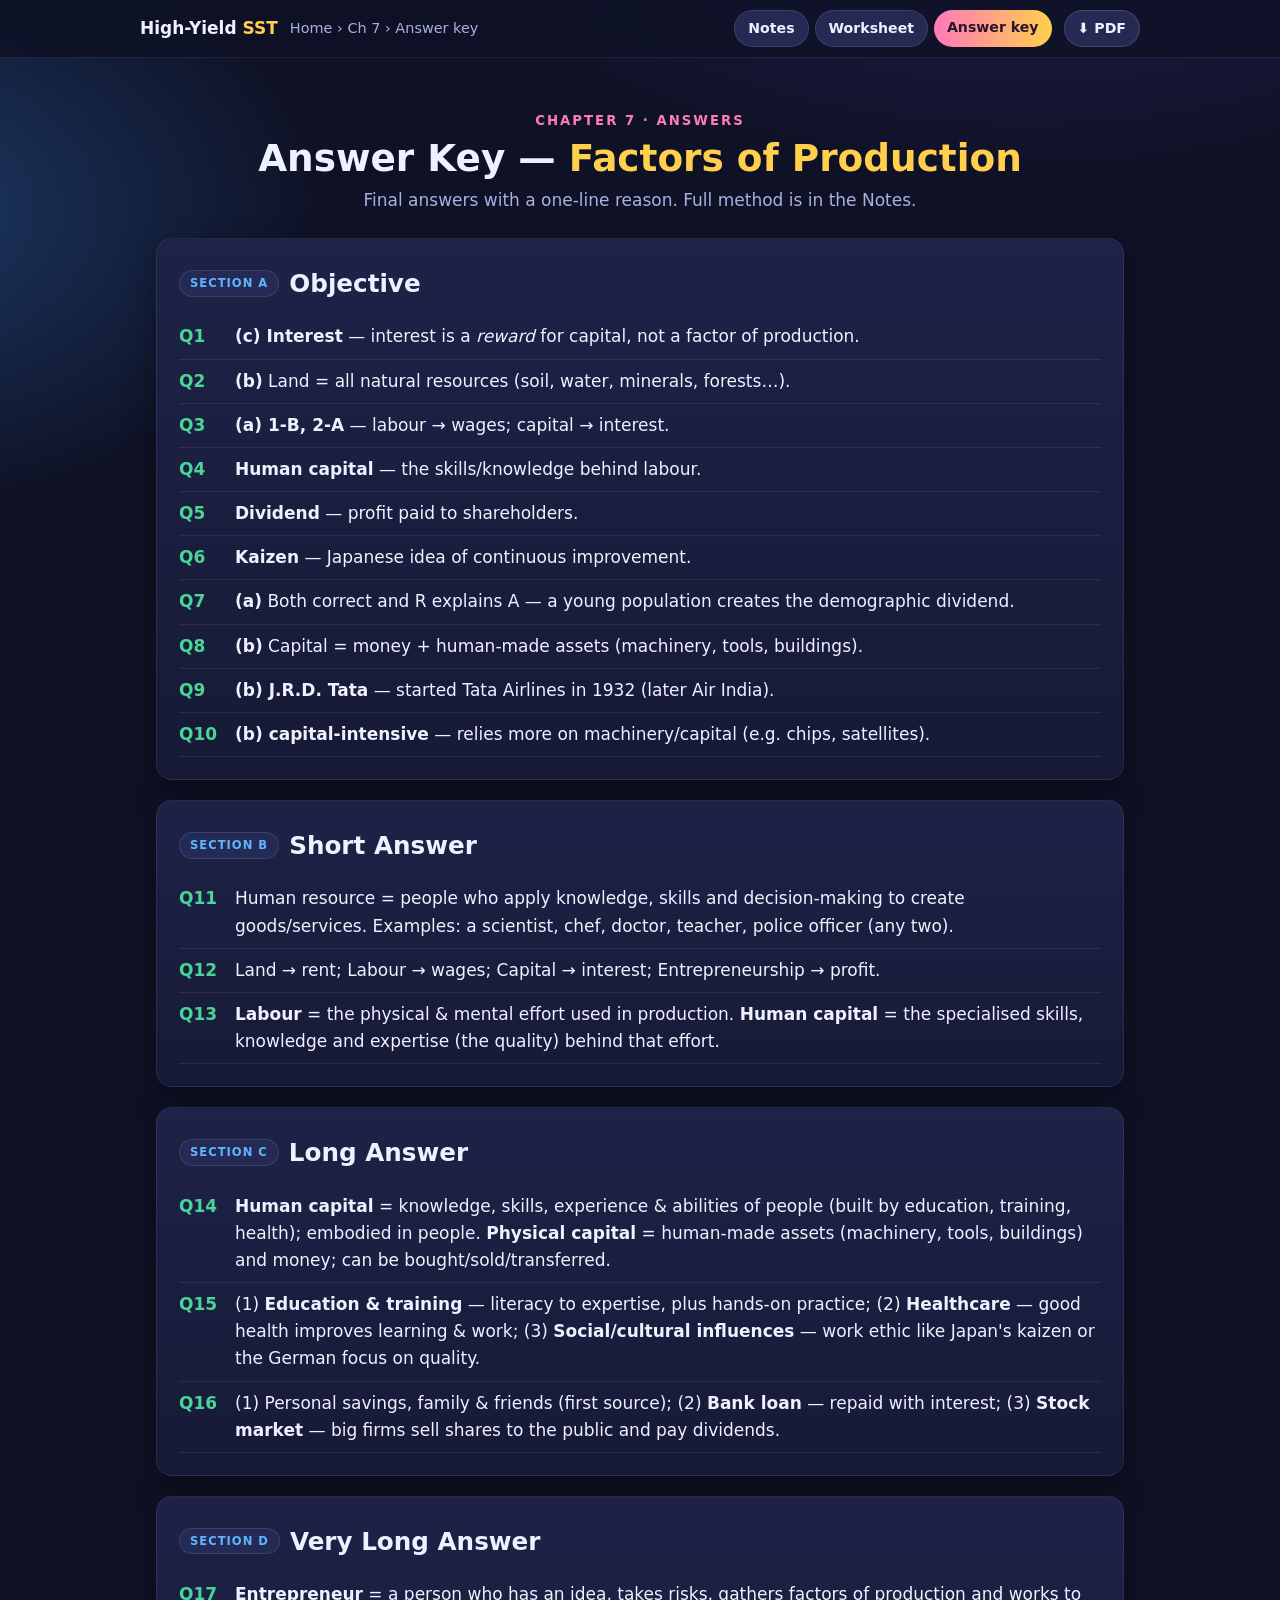
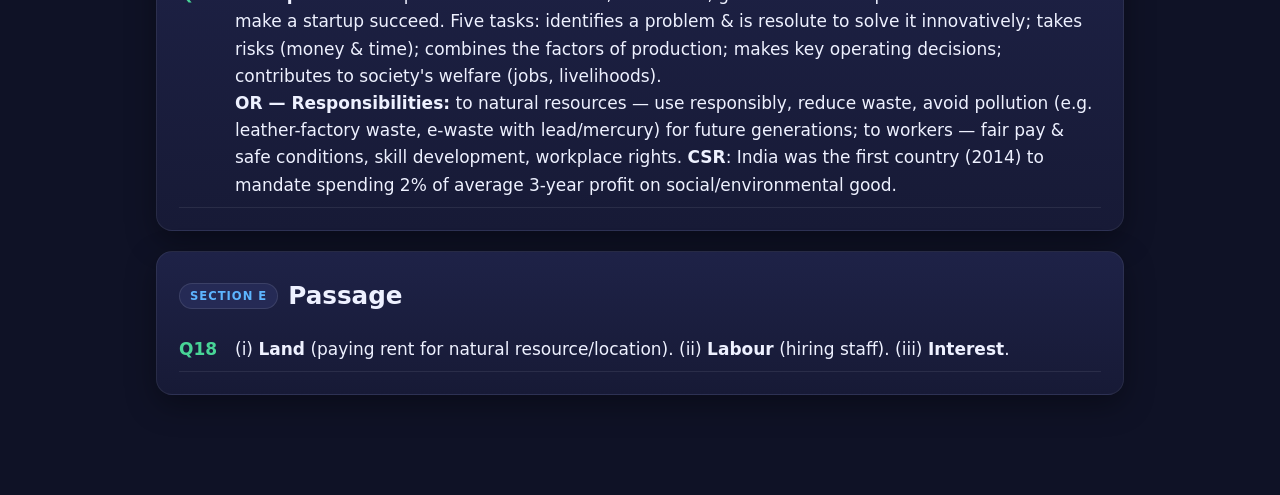
<file: chapter-7-factors-of-production/answer-key.html>
<!DOCTYPE html>
<html lang="en"><head>
<meta charset="UTF-8"><meta name="viewport" content="width=device-width, initial-scale=1.0">
<title>Answer Key · Factors of Production · Ch 7</title>
<link rel="stylesheet" href="../assets/style.css">
</head><body>
<header class="bar"><div class="bar-inner">
  <div class="brand">High-Yield <span>SST</span></div>
  <div class="crumb"><a href="../index.html">Home</a> › <a href="../index.html">Ch 7</a> › Answer key</div>
  <div class="spacer"></div>
  <div class="tabs">
    <a href="notes.html">Notes</a>
    <a href="worksheet.html">Worksheet</a>
    <a class="active" href="answer-key.html">Answer key</a>
  </div>
  <a class="dl" href="answer-key.pdf">⬇ PDF</a>
</div></header>
<main>
  <div class="hero">
    <div class="kicker">Chapter 7 · Answers</div>
    <h1>Answer Key — <span class="hl">Factors of Production</span></h1>
    <p class="lead">Final answers with a one-line reason. Full method is in the Notes.</p>
  </div>

  <section class="card"><h2><span class="badge pr">Section A</span> Objective</h2>
    <div class="akrow"><span class="an">Q1</span><div><b>(c) Interest</b> — interest is a <i>reward</i> for capital, not a factor of production.</div></div>
    <div class="akrow"><span class="an">Q2</span><div><b>(b)</b> Land = all natural resources (soil, water, minerals, forests…).</div></div>
    <div class="akrow"><span class="an">Q3</span><div><b>(a) 1-B, 2-A</b> — labour → wages; capital → interest.</div></div>
    <div class="akrow"><span class="an">Q4</span><div><b>Human capital</b> — the skills/knowledge behind labour.</div></div>
    <div class="akrow"><span class="an">Q5</span><div><b>Dividend</b> — profit paid to shareholders.</div></div>
    <div class="akrow"><span class="an">Q6</span><div><b>Kaizen</b> — Japanese idea of continuous improvement.</div></div>
    <div class="akrow"><span class="an">Q7</span><div><b>(a)</b> Both correct and R explains A — a young population creates the demographic dividend.</div></div>
    <div class="akrow"><span class="an">Q8</span><div><b>(b)</b> Capital = money + human-made assets (machinery, tools, buildings).</div></div>
    <div class="akrow"><span class="an">Q9</span><div><b>(b) J.R.D. Tata</b> — started Tata Airlines in 1932 (later Air India).</div></div>
    <div class="akrow"><span class="an">Q10</span><div><b>(b) capital-intensive</b> — relies more on machinery/capital (e.g. chips, satellites).</div></div>
  </section>

  <section class="card"><h2><span class="badge pr">Section B</span> Short Answer</h2>
    <div class="akrow"><span class="an">Q11</span><div>Human resource = people who apply knowledge, skills and decision-making to create goods/services. Examples: a scientist, chef, doctor, teacher, police officer (any two).</div></div>
    <div class="akrow"><span class="an">Q12</span><div>Land → rent; Labour → wages; Capital → interest; Entrepreneurship → profit.</div></div>
    <div class="akrow"><span class="an">Q13</span><div><b>Labour</b> = the physical &amp; mental effort used in production. <b>Human capital</b> = the specialised skills, knowledge and expertise (the quality) behind that effort.</div></div>
  </section>

  <section class="card"><h2><span class="badge pr">Section C</span> Long Answer</h2>
    <div class="akrow"><span class="an">Q14</span><div><b>Human capital</b> = knowledge, skills, experience &amp; abilities of people (built by education, training, health); embodied in people. <b>Physical capital</b> = human-made assets (machinery, tools, buildings) and money; can be bought/sold/transferred.</div></div>
    <div class="akrow"><span class="an">Q15</span><div>(1) <b>Education &amp; training</b> — literacy to expertise, plus hands-on practice; (2) <b>Healthcare</b> — good health improves learning &amp; work; (3) <b>Social/cultural influences</b> — work ethic like Japan's kaizen or the German focus on quality.</div></div>
    <div class="akrow"><span class="an">Q16</span><div>(1) Personal savings, family &amp; friends (first source); (2) <b>Bank loan</b> — repaid with interest; (3) <b>Stock market</b> — big firms sell shares to the public and pay dividends.</div></div>
  </section>

  <section class="card"><h2><span class="badge pr">Section D</span> Very Long Answer</h2>
    <div class="akrow"><span class="an">Q17</span><div><b>Entrepreneur</b> = a person who has an idea, takes risks, gathers factors of production and works to make a startup succeed. Five tasks: identifies a problem &amp; is resolute to solve it innovatively; takes risks (money &amp; time); combines the factors of production; makes key operating decisions; contributes to society's welfare (jobs, livelihoods).<br>
    <b>OR — Responsibilities:</b> to natural resources — use responsibly, reduce waste, avoid pollution (e.g. leather-factory waste, e-waste with lead/mercury) for future generations; to workers — fair pay &amp; safe conditions, skill development, workplace rights. <b>CSR</b>: India was the first country (2014) to mandate spending 2% of average 3-year profit on social/environmental good.</div></div>
  </section>

  <section class="card"><h2><span class="badge pr">Section E</span> Passage</h2>
    <div class="akrow"><span class="an">Q18</span><div>(i) <b>Land</b> (paying rent for natural resource/location). (ii) <b>Labour</b> (hiring staff). (iii) <b>Interest</b>.</div></div>
  </section>
</main>
</body></html>
</file>
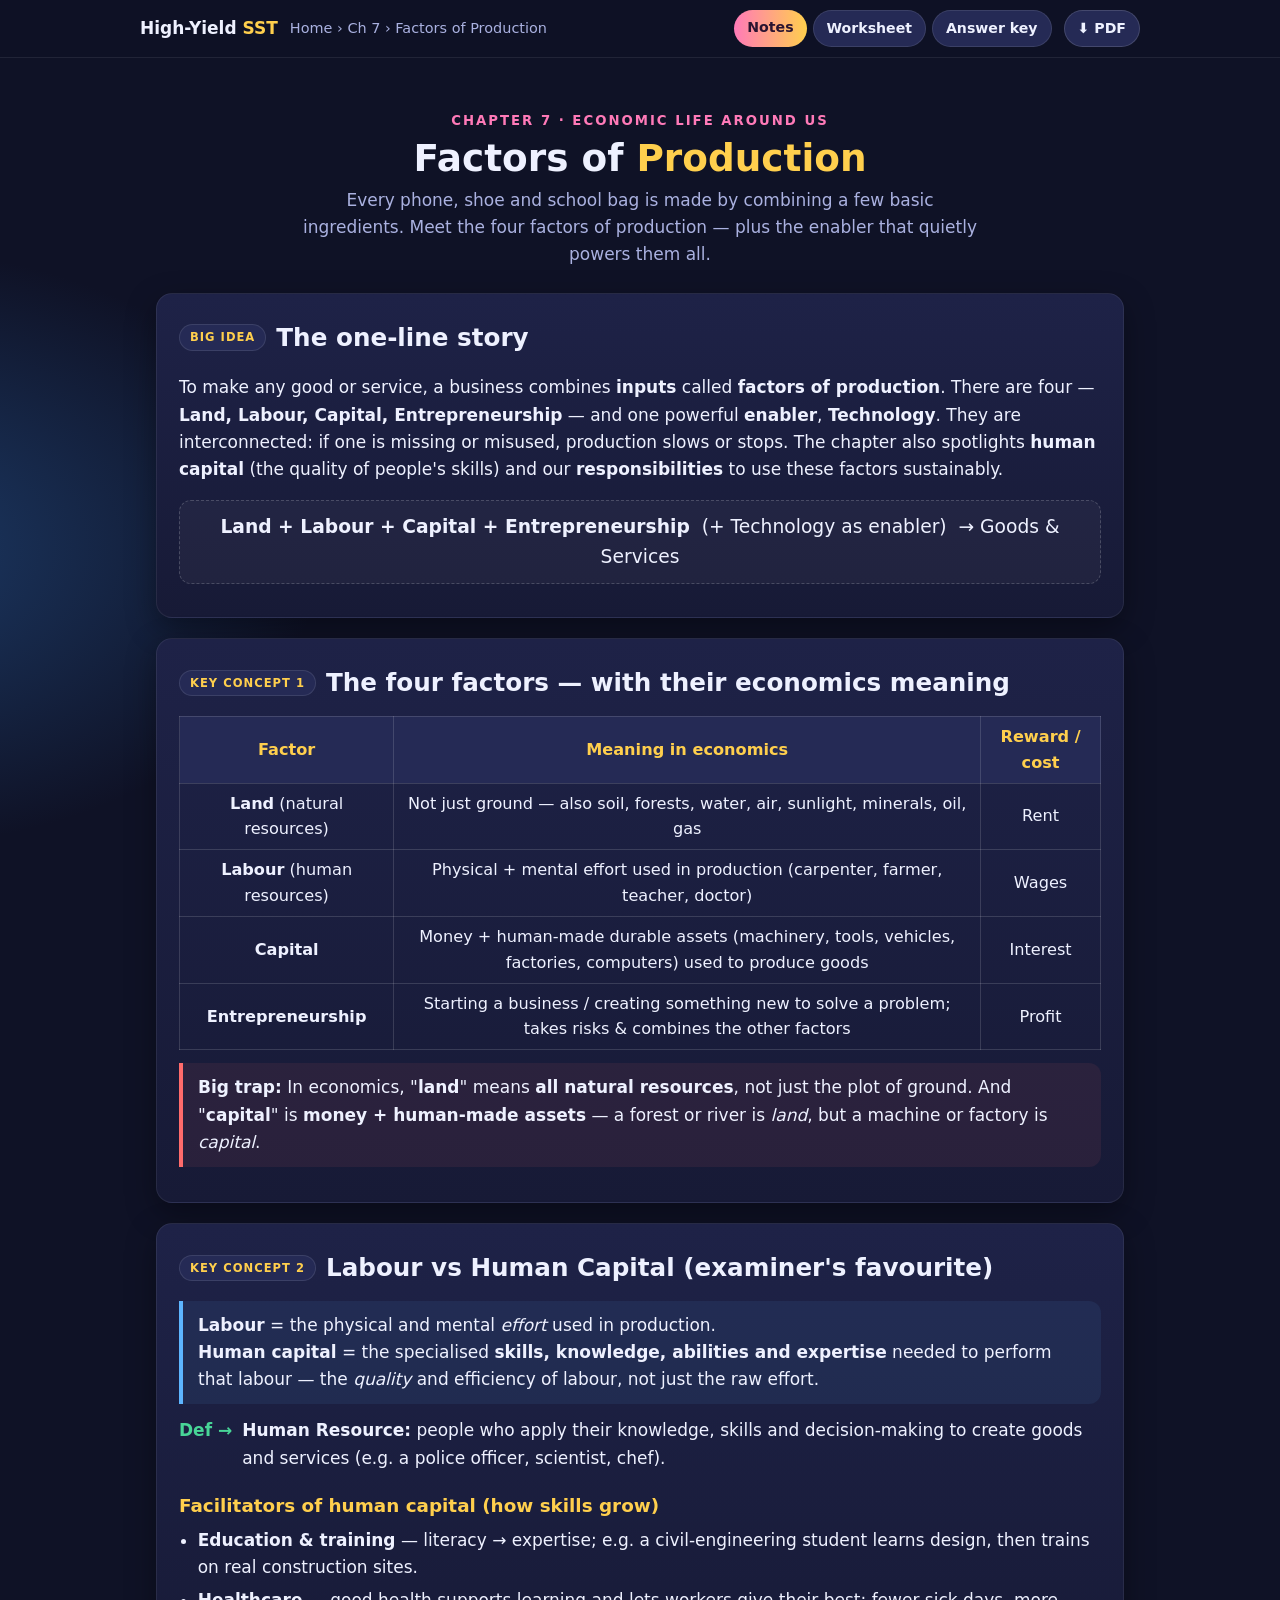
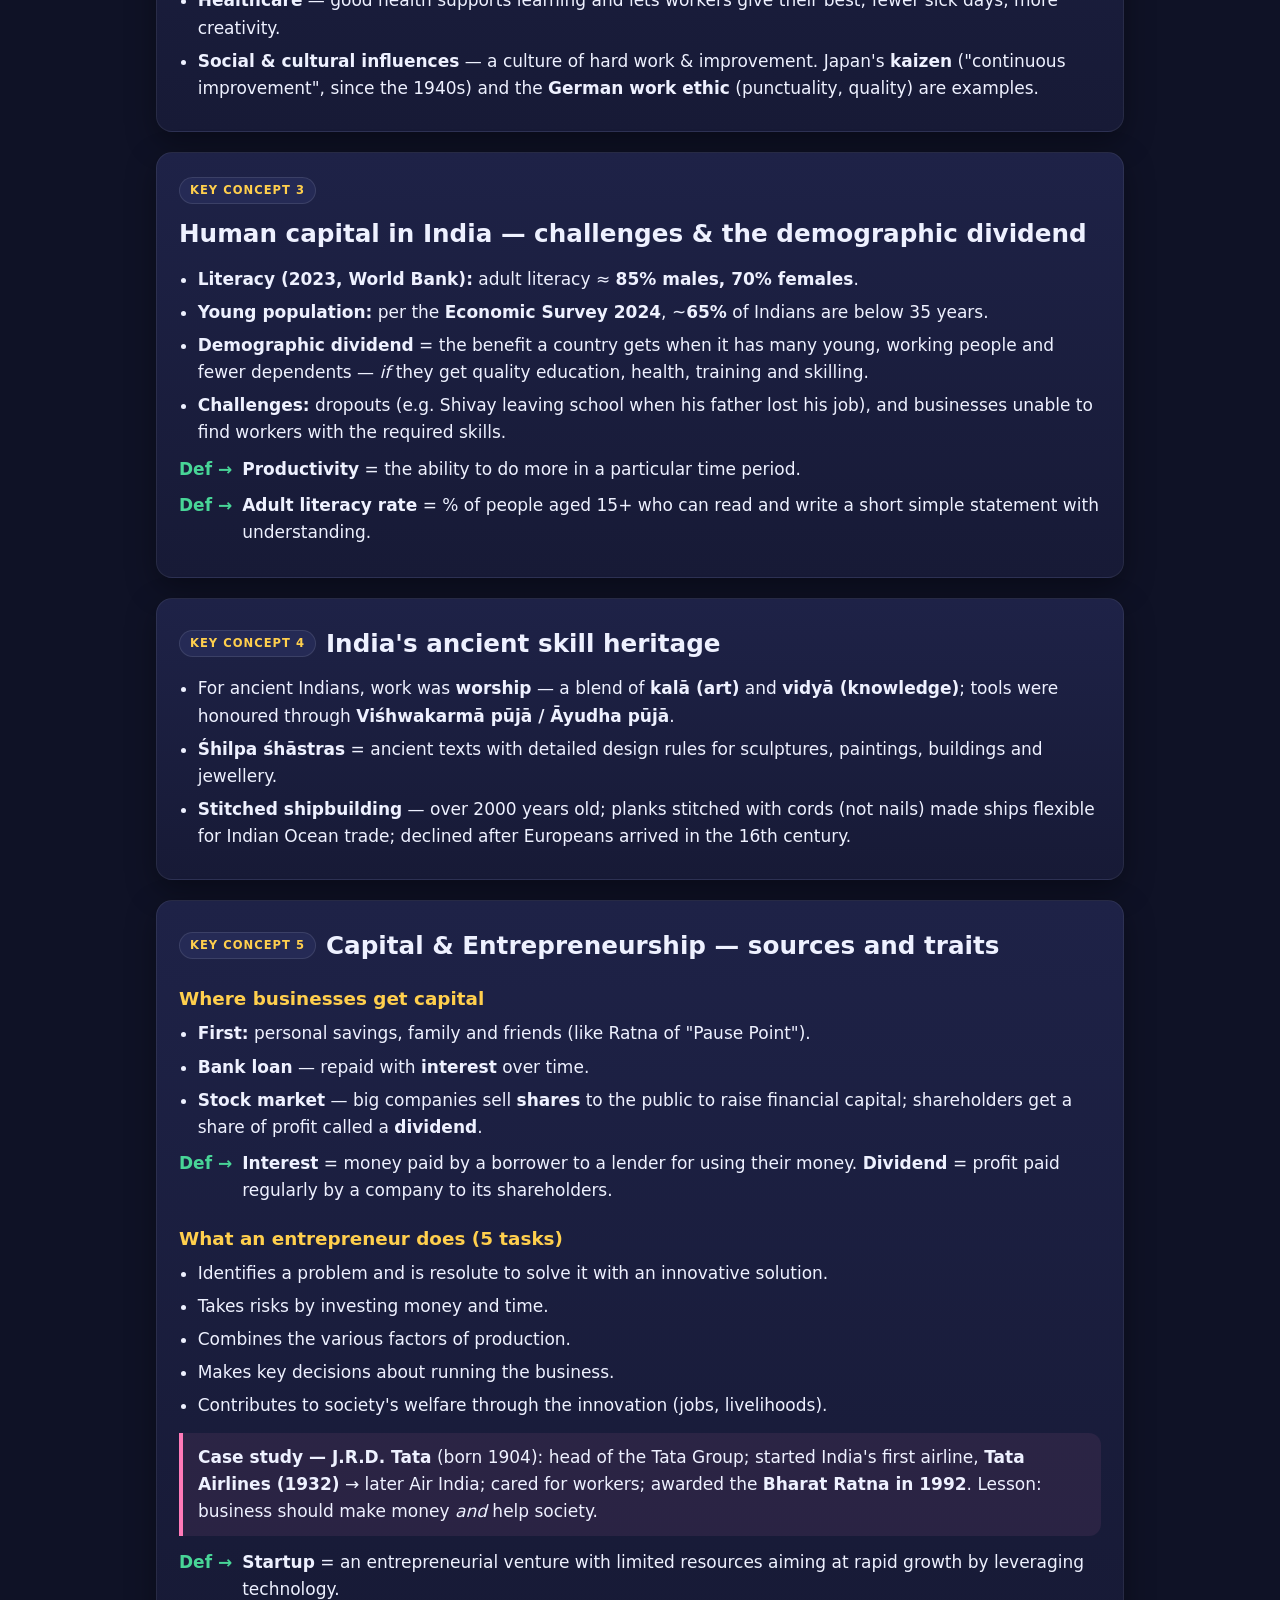
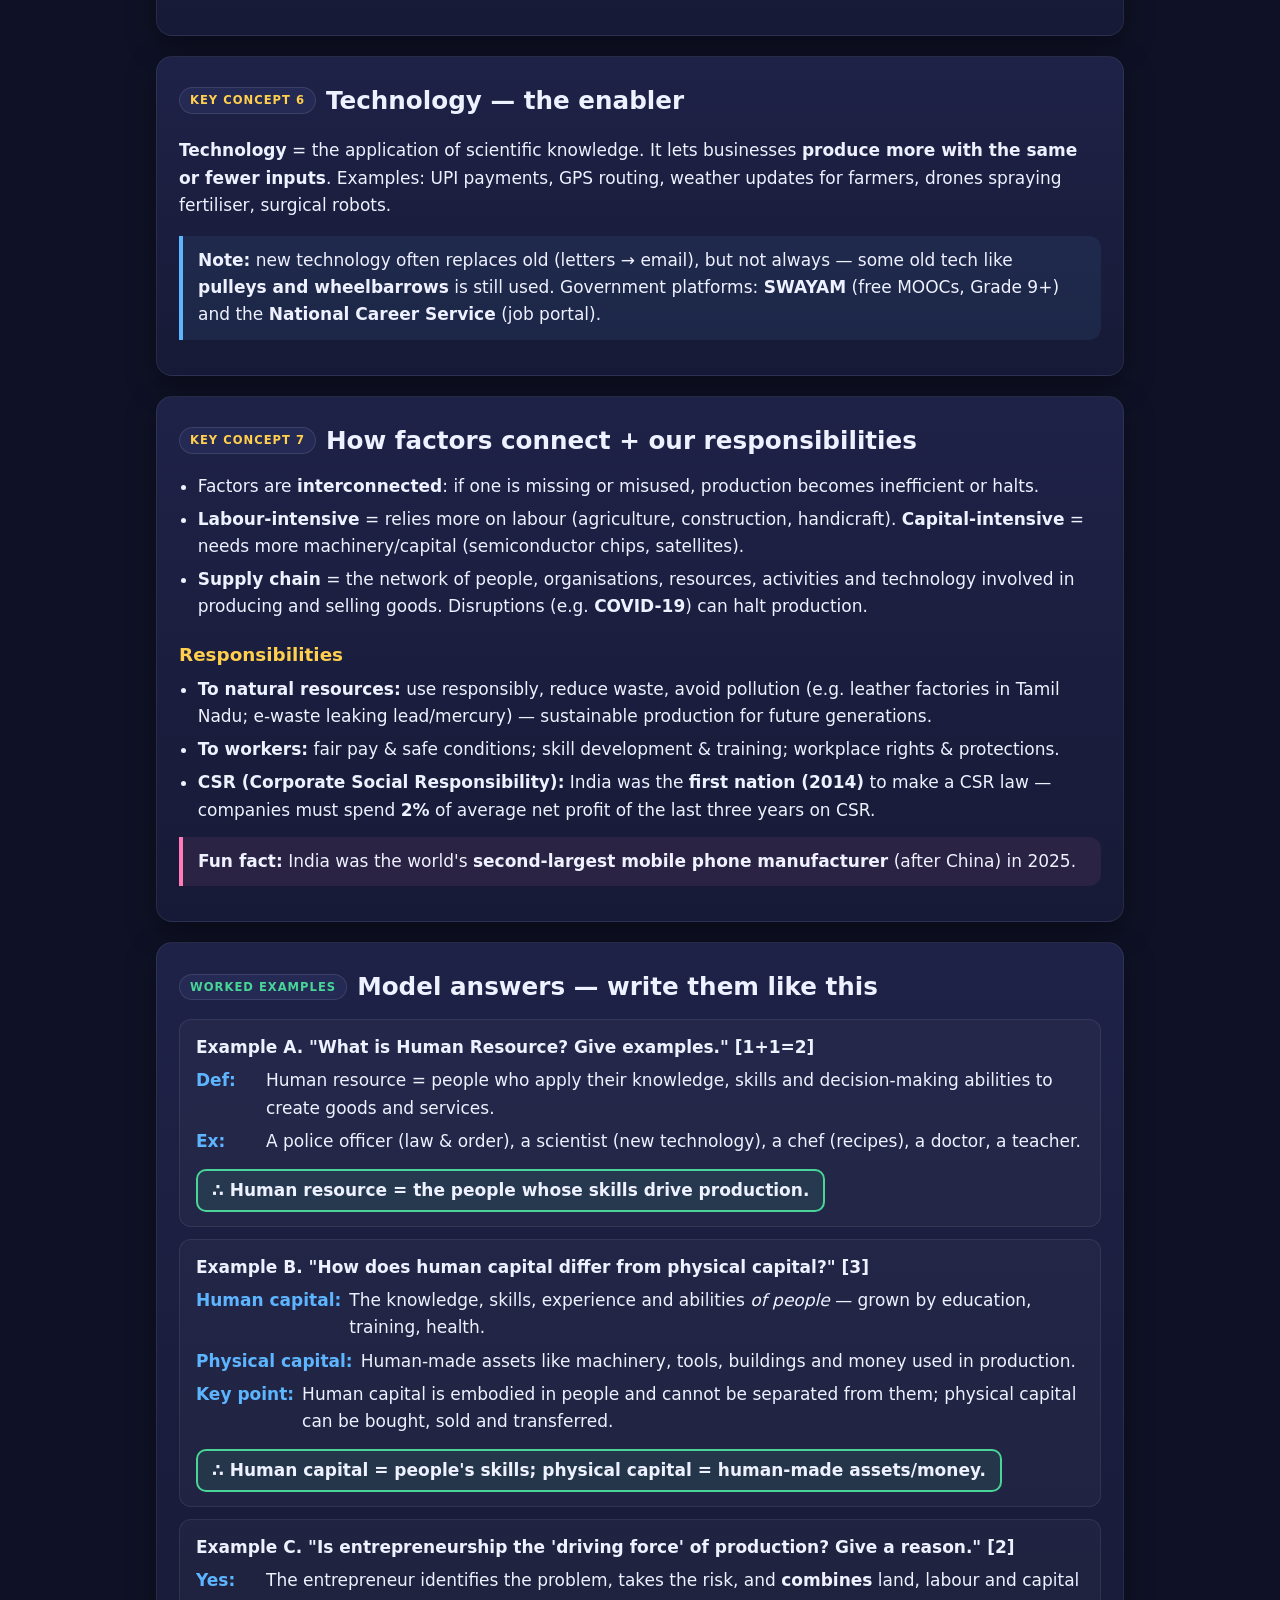
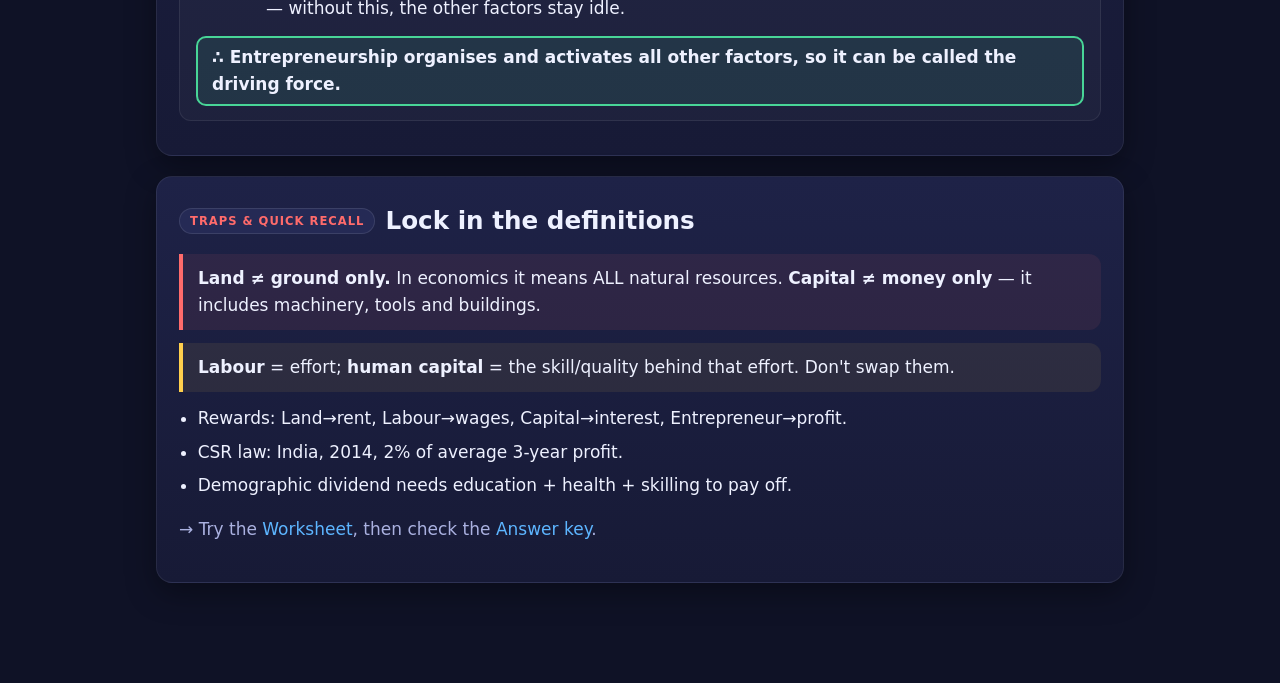
<file: chapter-7-factors-of-production/notes.html>
<!DOCTYPE html>
<html lang="en"><head>
<meta charset="UTF-8"><meta name="viewport" content="width=device-width, initial-scale=1.0">
<title>Notes · Factors of Production · Ch 7</title>
<link rel="stylesheet" href="../assets/style.css">
</head><body>
<header class="bar"><div class="bar-inner">
  <div class="brand">High-Yield <span>SST</span></div>
  <div class="crumb"><a href="../index.html">Home</a> › <a href="../index.html">Ch 7</a> › Factors of Production</div>
  <div class="spacer"></div>
  <div class="tabs">
    <a class="active" href="notes.html">Notes</a>
    <a href="worksheet.html">Worksheet</a>
    <a href="answer-key.html">Answer key</a>
  </div>
  <a class="dl" href="notes.pdf">⬇ PDF</a>
</div></header>
<main>
  <div class="hero">
    <div class="kicker">Chapter 7 · Economic Life Around Us</div>
    <h1>Factors of <span class="hl">Production</span></h1>
    <p class="lead">Every phone, shoe and school bag is made by combining a few basic ingredients. Meet the four factors of production — plus the enabler that quietly powers them all.</p>
  </div>

  <section class="card">
    <h2><span class="badge">Big Idea</span> The one-line story</h2>
    <p>To make any good or service, a business combines <b>inputs</b> called <b>factors of production</b>. There are four — <b>Land, Labour, Capital, Entrepreneurship</b> — and one powerful <b>enabler</b>, <b>Technology</b>. They are interconnected: if one is missing or misused, production slows or stops. The chapter also spotlights <b>human capital</b> (the quality of people's skills) and our <b>responsibilities</b> to use these factors sustainably.</p>
    <div class="mathbox"><b>Land + Labour + Capital + Entrepreneurship</b> &nbsp;(+ Technology as enabler)&nbsp; → Goods &amp; Services</div>
  </section>

  <section class="card">
    <h2><span class="badge">Key Concept 1</span> The four factors — with their economics meaning</h2>
    <table class="tbl">
      <tr><th>Factor</th><th>Meaning in economics</th><th>Reward / cost</th></tr>
      <tr><td><b>Land</b> (natural resources)</td><td>Not just ground — also soil, forests, water, air, sunlight, minerals, oil, gas</td><td>Rent</td></tr>
      <tr><td><b>Labour</b> (human resources)</td><td>Physical + mental effort used in production (carpenter, farmer, teacher, doctor)</td><td>Wages</td></tr>
      <tr><td><b>Capital</b></td><td>Money + human-made durable assets (machinery, tools, vehicles, factories, computers) used to produce goods</td><td>Interest</td></tr>
      <tr><td><b>Entrepreneurship</b></td><td>Starting a business / creating something new to solve a problem; takes risks &amp; combines the other factors</td><td>Profit</td></tr>
    </table>
    <div class="callout danger"><b>Big trap:</b> In economics, "<b>land</b>" means <b>all natural resources</b>, not just the plot of ground. And "<b>capital</b>" is <b>money + human-made assets</b> — a forest or river is <i>land</i>, but a machine or factory is <i>capital</i>.</div>
  </section>

  <section class="card">
    <h2><span class="badge">Key Concept 2</span> Labour vs Human Capital (examiner's favourite)</h2>
    <div class="callout"><b>Labour</b> = the physical and mental <i>effort</i> used in production.<br>
    <b>Human capital</b> = the specialised <b>skills, knowledge, abilities and expertise</b> needed to perform that labour — the <i>quality</i> and efficiency of labour, not just the raw effort.</div>
    <div class="keyline"><span class="k">Def →</span><span><b>Human Resource:</b> people who apply their knowledge, skills and decision-making to create goods and services (e.g. a police officer, scientist, chef).</span></div>
    <h3>Facilitators of human capital (how skills grow)</h3>
    <ul class="clean">
      <li><b>Education &amp; training</b> — literacy → expertise; e.g. a civil-engineering student learns design, then trains on real construction sites.</li>
      <li><b>Healthcare</b> — good health supports learning and lets workers give their best; fewer sick days, more creativity.</li>
      <li><b>Social &amp; cultural influences</b> — a culture of hard work &amp; improvement. Japan's <b>kaizen</b> ("continuous improvement", since the 1940s) and the <b>German work ethic</b> (punctuality, quality) are examples.</li>
    </ul>
  </section>

  <section class="card">
    <h2><span class="badge">Key Concept 3</span> Human capital in India — challenges &amp; the demographic dividend</h2>
    <ul class="clean">
      <li><b>Literacy (2023, World Bank):</b> adult literacy ≈ <b>85% males, 70% females</b>.</li>
      <li><b>Young population:</b> per the <b>Economic Survey 2024</b>, ~<b>65%</b> of Indians are below 35 years.</li>
      <li><b>Demographic dividend</b> = the benefit a country gets when it has many young, working people and fewer dependents — <i>if</i> they get quality education, health, training and skilling.</li>
      <li><b>Challenges:</b> dropouts (e.g. Shivay leaving school when his father lost his job), and businesses unable to find workers with the required skills.</li>
    </ul>
    <div class="keyline"><span class="k">Def →</span><span><b>Productivity</b> = the ability to do more in a particular time period.</span></div>
    <div class="keyline"><span class="k">Def →</span><span><b>Adult literacy rate</b> = % of people aged 15+ who can read and write a short simple statement with understanding.</span></div>
  </section>

  <section class="card">
    <h2><span class="badge">Key Concept 4</span> India's ancient skill heritage</h2>
    <ul class="clean">
      <li>For ancient Indians, work was <b>worship</b> — a blend of <b>kalā (art)</b> and <b>vidyā (knowledge)</b>; tools were honoured through <b>Viśhwakarmā pūjā / Āyudha pūjā</b>.</li>
      <li><b>Śhilpa śhāstras</b> = ancient texts with detailed design rules for sculptures, paintings, buildings and jewellery.</li>
      <li><b>Stitched shipbuilding</b> — over 2000 years old; planks stitched with cords (not nails) made ships flexible for Indian Ocean trade; declined after Europeans arrived in the 16th century.</li>
    </ul>
  </section>

  <section class="card">
    <h2><span class="badge">Key Concept 5</span> Capital &amp; Entrepreneurship — sources and traits</h2>
    <h3>Where businesses get capital</h3>
    <ul class="clean">
      <li><b>First:</b> personal savings, family and friends (like Ratna of "Pause Point").</li>
      <li><b>Bank loan</b> — repaid with <b>interest</b> over time.</li>
      <li><b>Stock market</b> — big companies sell <b>shares</b> to the public to raise financial capital; shareholders get a share of profit called a <b>dividend</b>.</li>
    </ul>
    <div class="keyline"><span class="k">Def →</span><span><b>Interest</b> = money paid by a borrower to a lender for using their money. <b>Dividend</b> = profit paid regularly by a company to its shareholders.</span></div>
    <h3>What an entrepreneur does (5 tasks)</h3>
    <ul class="clean">
      <li>Identifies a problem and is resolute to solve it with an innovative solution.</li>
      <li>Takes risks by investing money and time.</li>
      <li>Combines the various factors of production.</li>
      <li>Makes key decisions about running the business.</li>
      <li>Contributes to society's welfare through the innovation (jobs, livelihoods).</li>
    </ul>
    <div class="callout fun"><b>Case study — J.R.D. Tata</b> (born 1904): head of the Tata Group; started India's first airline, <b>Tata Airlines (1932)</b> → later Air India; cared for workers; awarded the <b>Bharat Ratna in 1992</b>. Lesson: business should make money <i>and</i> help society.</div>
    <div class="keyline"><span class="k">Def →</span><span><b>Startup</b> = an entrepreneurial venture with limited resources aiming at rapid growth by leveraging technology.</span></div>
  </section>

  <section class="card">
    <h2><span class="badge">Key Concept 6</span> Technology — the enabler</h2>
    <p><b>Technology</b> = the application of scientific knowledge. It lets businesses <b>produce more with the same or fewer inputs</b>. Examples: UPI payments, GPS routing, weather updates for farmers, drones spraying fertiliser, surgical robots.</p>
    <div class="callout"><b>Note:</b> new technology often replaces old (letters → email), but not always — some old tech like <b>pulleys and wheelbarrows</b> is still used. Government platforms: <b>SWAYAM</b> (free MOOCs, Grade 9+) and the <b>National Career Service</b> (job portal).</div>
  </section>

  <section class="card">
    <h2><span class="badge">Key Concept 7</span> How factors connect + our responsibilities</h2>
    <ul class="clean">
      <li>Factors are <b>interconnected</b>: if one is missing or misused, production becomes inefficient or halts.</li>
      <li><b>Labour-intensive</b> = relies more on labour (agriculture, construction, handicraft). <b>Capital-intensive</b> = needs more machinery/capital (semiconductor chips, satellites).</li>
      <li><b>Supply chain</b> = the network of people, organisations, resources, activities and technology involved in producing and selling goods. Disruptions (e.g. <b>COVID-19</b>) can halt production.</li>
    </ul>
    <h3>Responsibilities</h3>
    <ul class="clean">
      <li><b>To natural resources:</b> use responsibly, reduce waste, avoid pollution (e.g. leather factories in Tamil Nadu; e-waste leaking lead/mercury) — sustainable production for future generations.</li>
      <li><b>To workers:</b> fair pay &amp; safe conditions; skill development &amp; training; workplace rights &amp; protections.</li>
      <li><b>CSR (Corporate Social Responsibility):</b> India was the <b>first nation (2014)</b> to make a CSR law — companies must spend <b>2%</b> of average net profit of the last three years on CSR.</li>
    </ul>
    <div class="callout fun"><b>Fun fact:</b> India was the world's <b>second-largest mobile phone manufacturer</b> (after China) in 2025.</div>
  </section>

  <section class="card">
    <h2><span class="badge ex">Worked Examples</span> Model answers — write them like this</h2>

    <div class="solution">
      <div class="qline">Example A. "What is Human Resource? Give examples." [1+1=2]</div>
      <div class="step"><span class="lbl">Def:</span><span>Human resource = people who apply their knowledge, skills and decision-making abilities to create goods and services.</span></div>
      <div class="step"><span class="lbl">Ex:</span><span>A police officer (law &amp; order), a scientist (new technology), a chef (recipes), a doctor, a teacher.</span></div>
      <div class="finalbox">∴ Human resource = the people whose skills drive production.</div>
    </div>

    <div class="solution">
      <div class="qline">Example B. "How does human capital differ from physical capital?" [3]</div>
      <div class="step"><span class="lbl">Human capital:</span><span>The knowledge, skills, experience and abilities <i>of people</i> — grown by education, training, health.</span></div>
      <div class="step"><span class="lbl">Physical capital:</span><span>Human-made assets like machinery, tools, buildings and money used in production.</span></div>
      <div class="step"><span class="lbl">Key point:</span><span>Human capital is embodied in people and cannot be separated from them; physical capital can be bought, sold and transferred.</span></div>
      <div class="finalbox">∴ Human capital = people's skills; physical capital = human-made assets/money.</div>
    </div>

    <div class="solution">
      <div class="qline">Example C. "Is entrepreneurship the 'driving force' of production? Give a reason." [2]</div>
      <div class="step"><span class="lbl">Yes:</span><span>The entrepreneur identifies the problem, takes the risk, and <b>combines</b> land, labour and capital — without this, the other factors stay idle.</span></div>
      <div class="finalbox">∴ Entrepreneurship organises and activates all other factors, so it can be called the driving force.</div>
    </div>
  </section>

  <section class="card">
    <h2><span class="badge trap">Traps &amp; Quick Recall</span> Lock in the definitions</h2>
    <div class="callout danger"><b>Land ≠ ground only.</b> In economics it means ALL natural resources. <b>Capital ≠ money only</b> — it includes machinery, tools and buildings.</div>
    <div class="callout warn"><b>Labour</b> = effort; <b>human capital</b> = the skill/quality behind that effort. Don't swap them.</div>
    <ul class="clean">
      <li>Rewards: Land→rent, Labour→wages, Capital→interest, Entrepreneur→profit.</li>
      <li>CSR law: India, 2014, 2% of average 3-year profit.</li>
      <li>Demographic dividend needs education + health + skilling to pay off.</li>
    </ul>
    <p class="muted">→ Try the <a href="worksheet.html">Worksheet</a>, then check the <a href="answer-key.html">Answer key</a>.</p>
  </section>
</main>
</body></html>
</file>
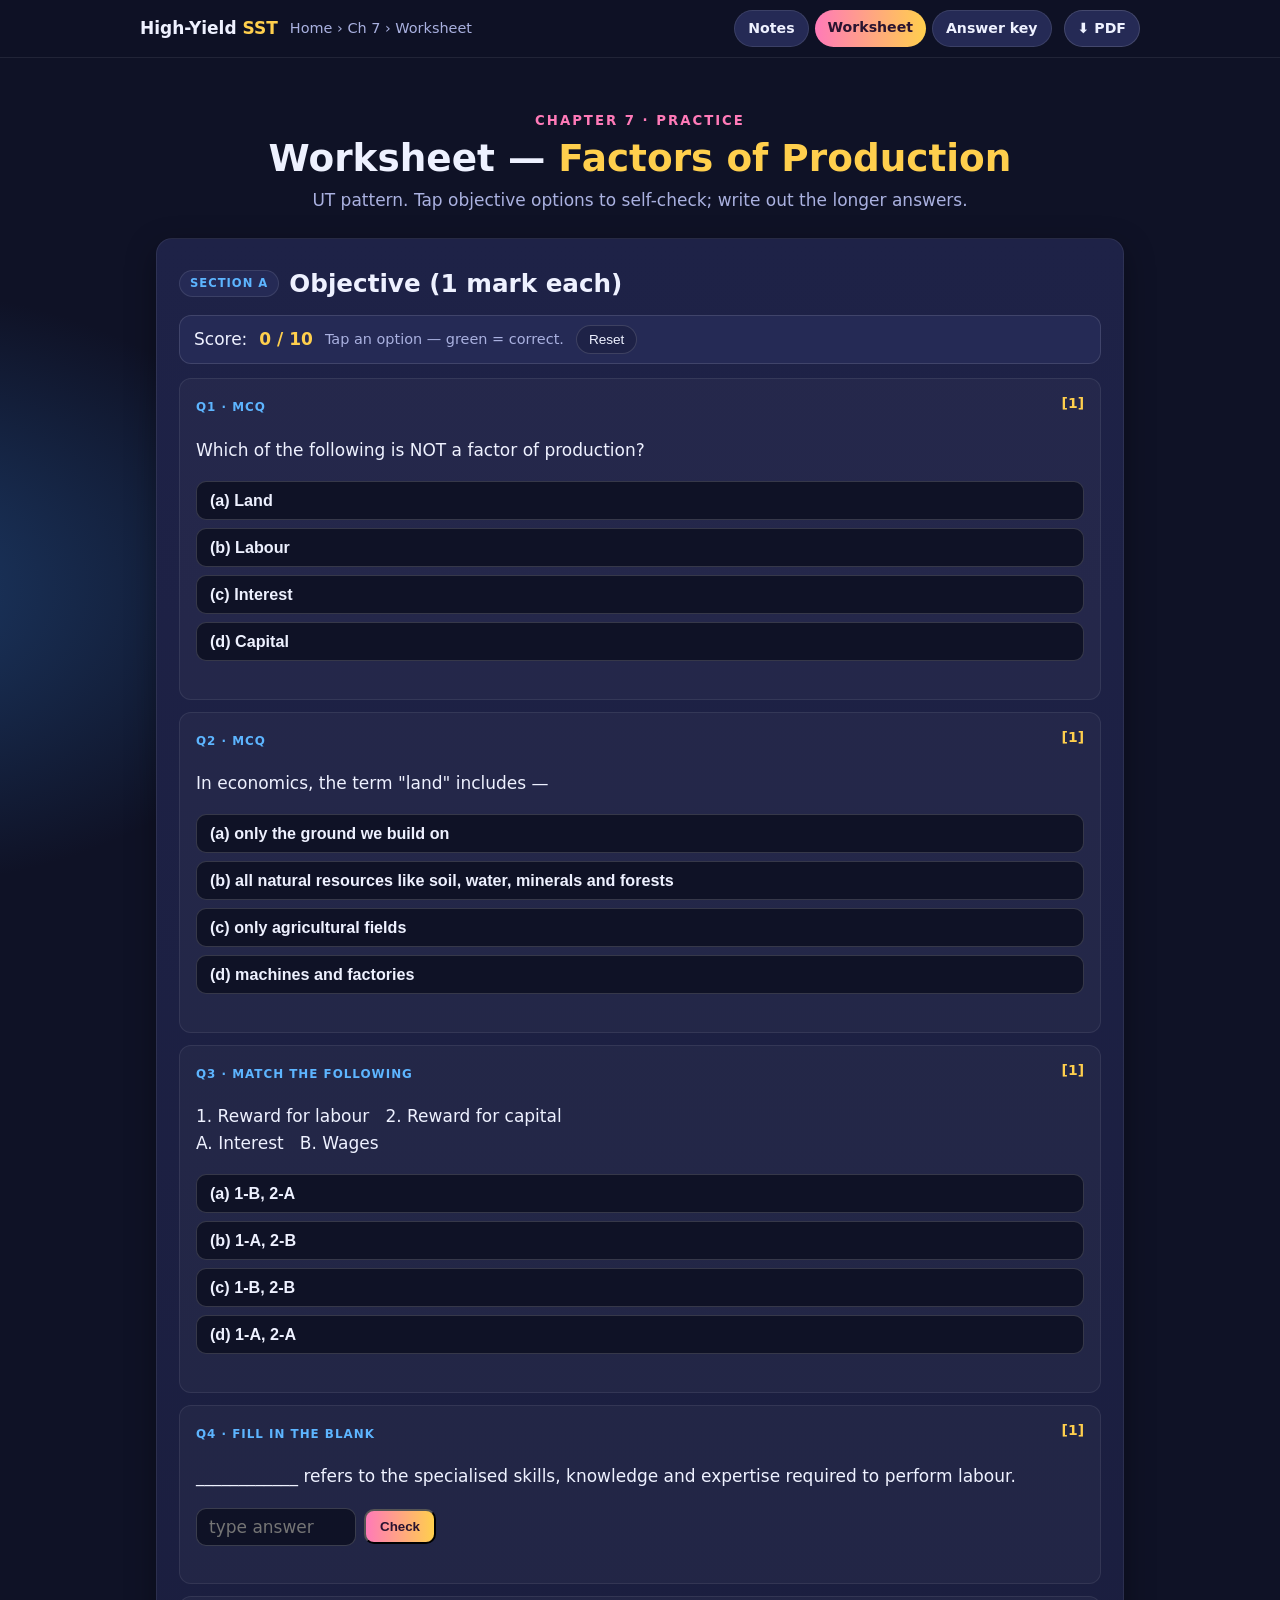
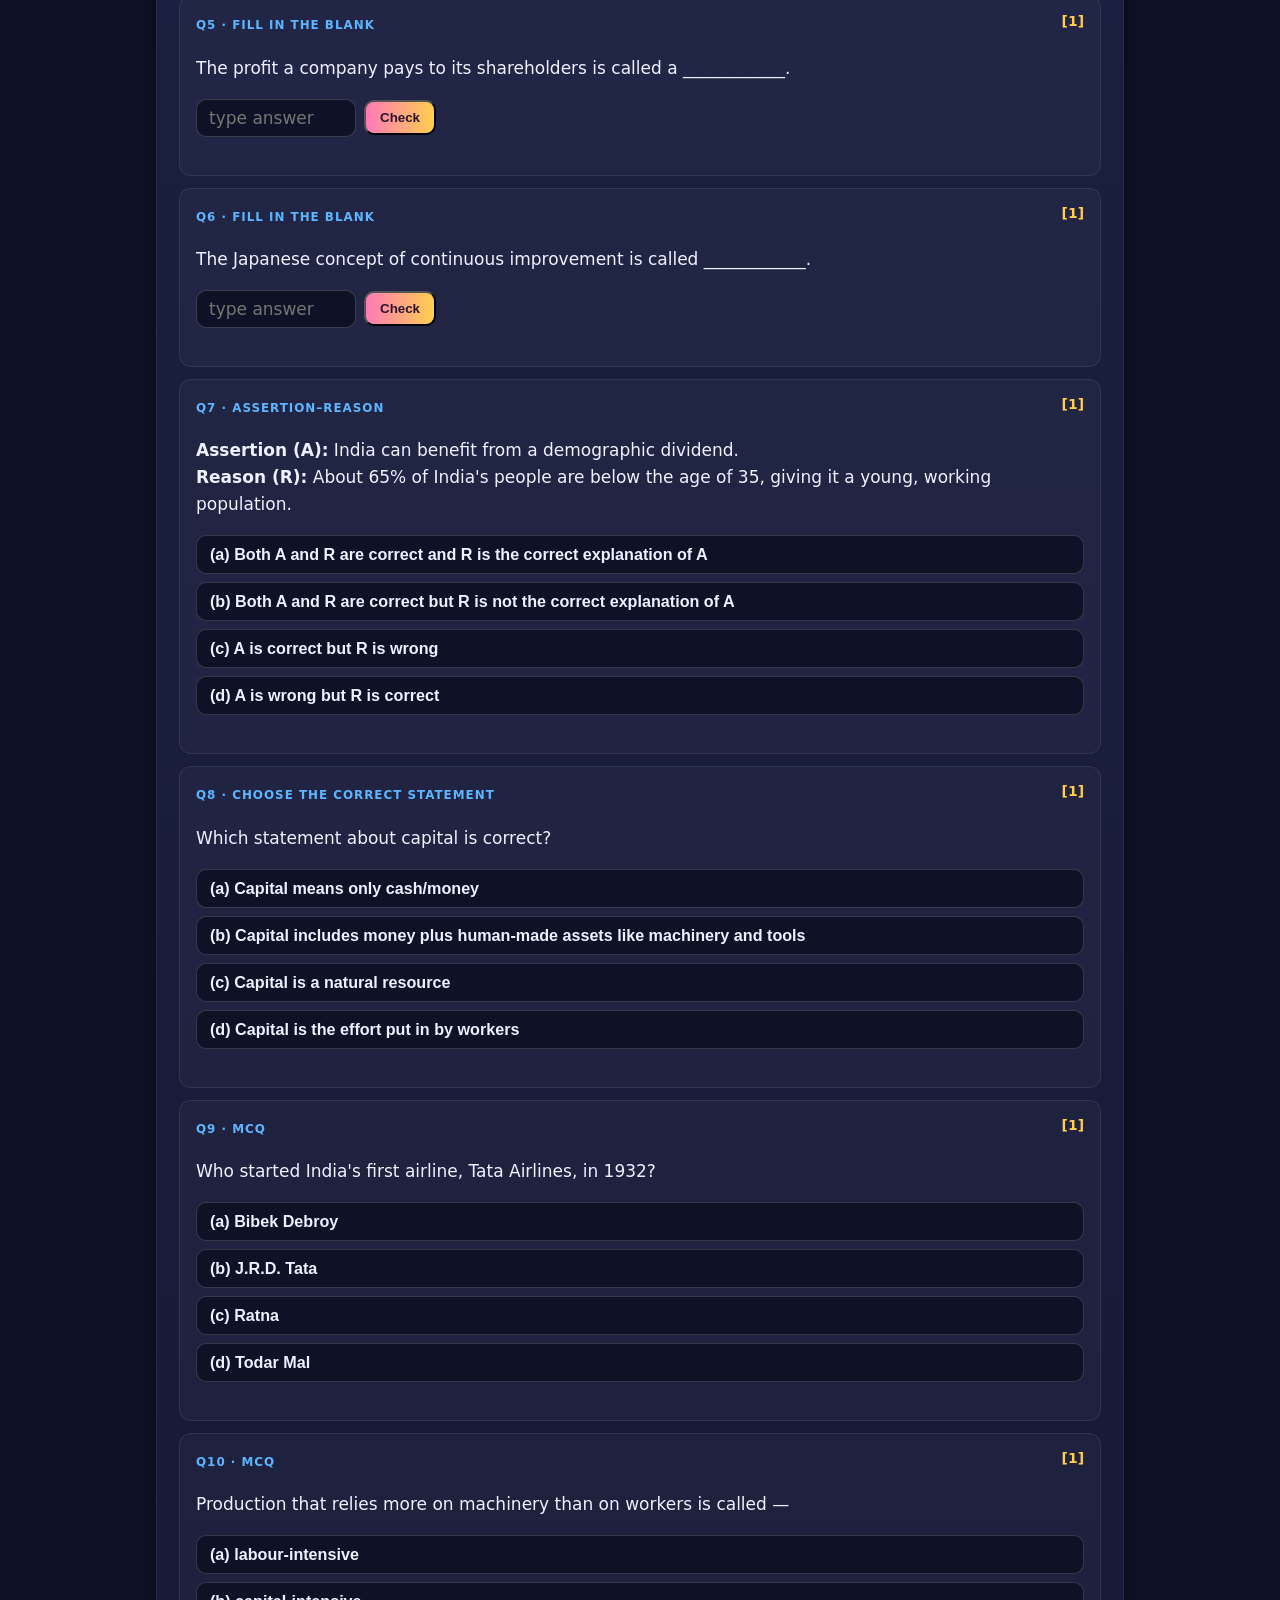
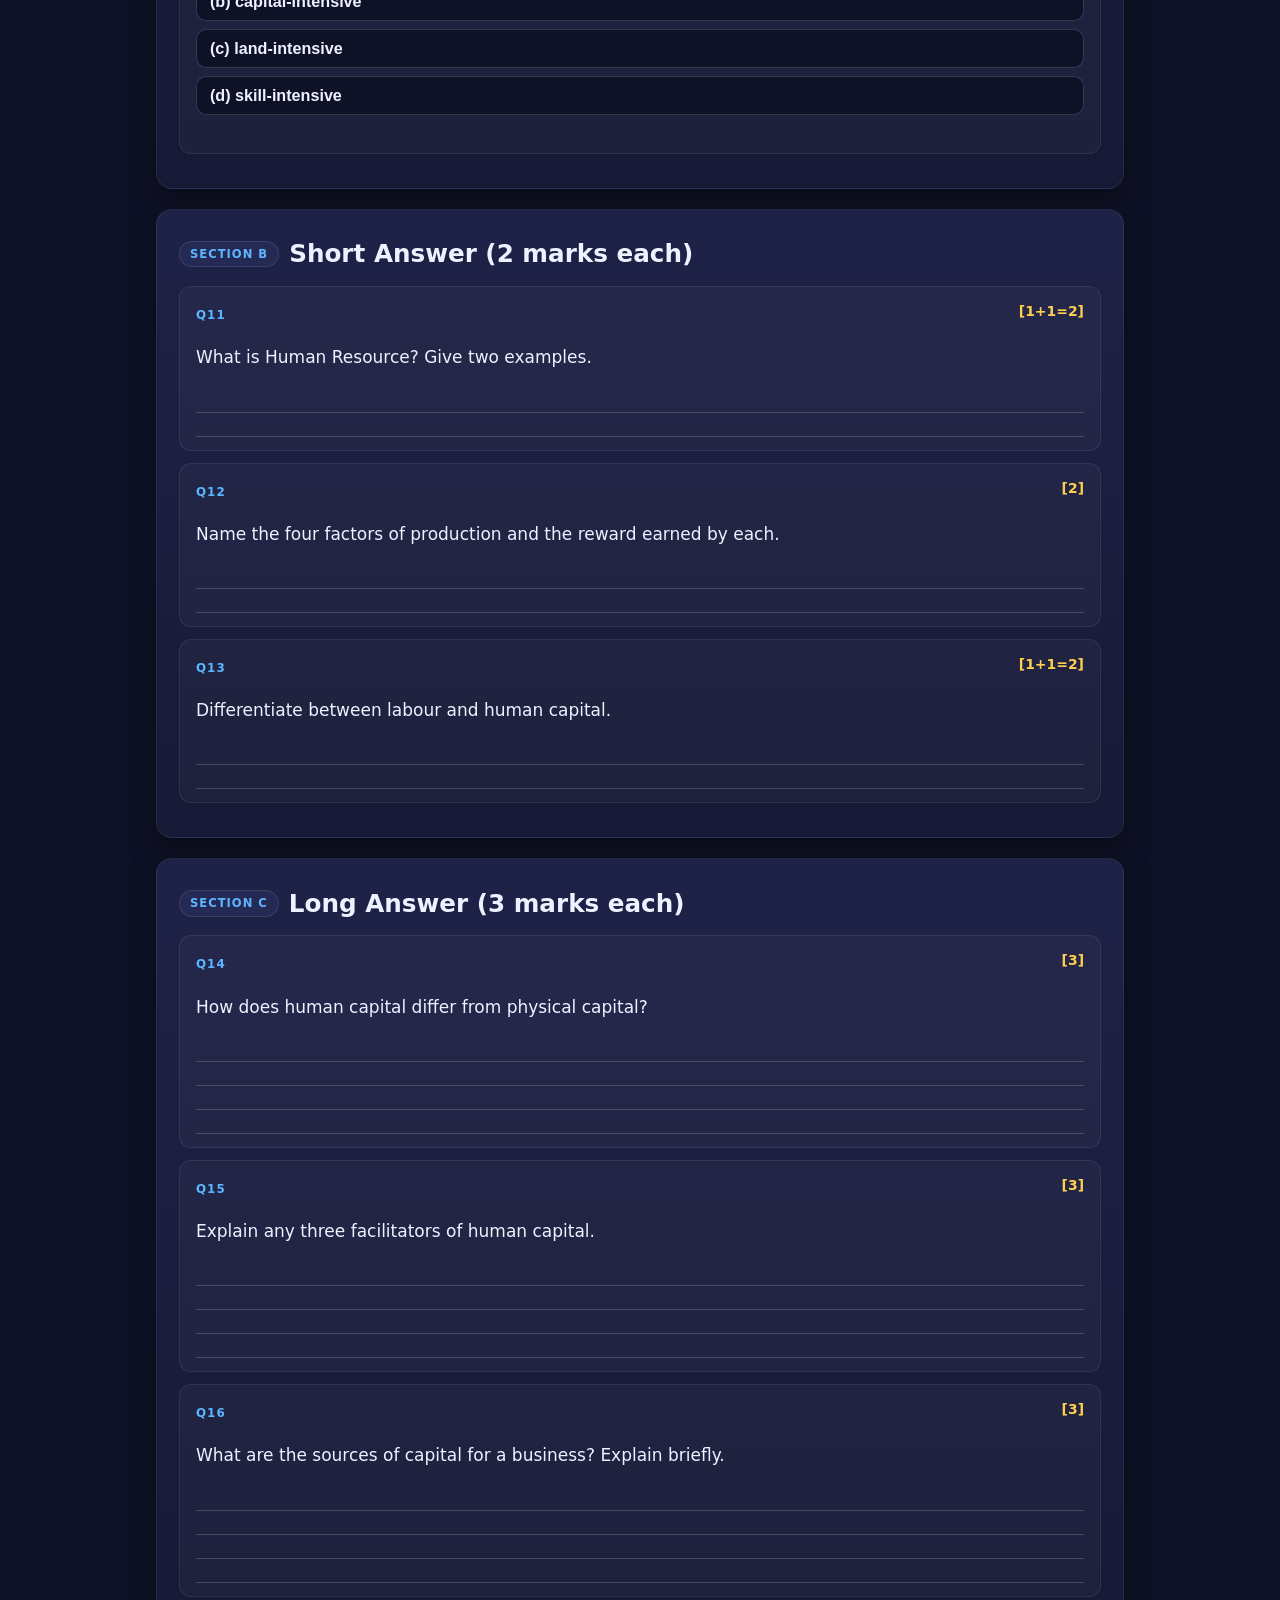
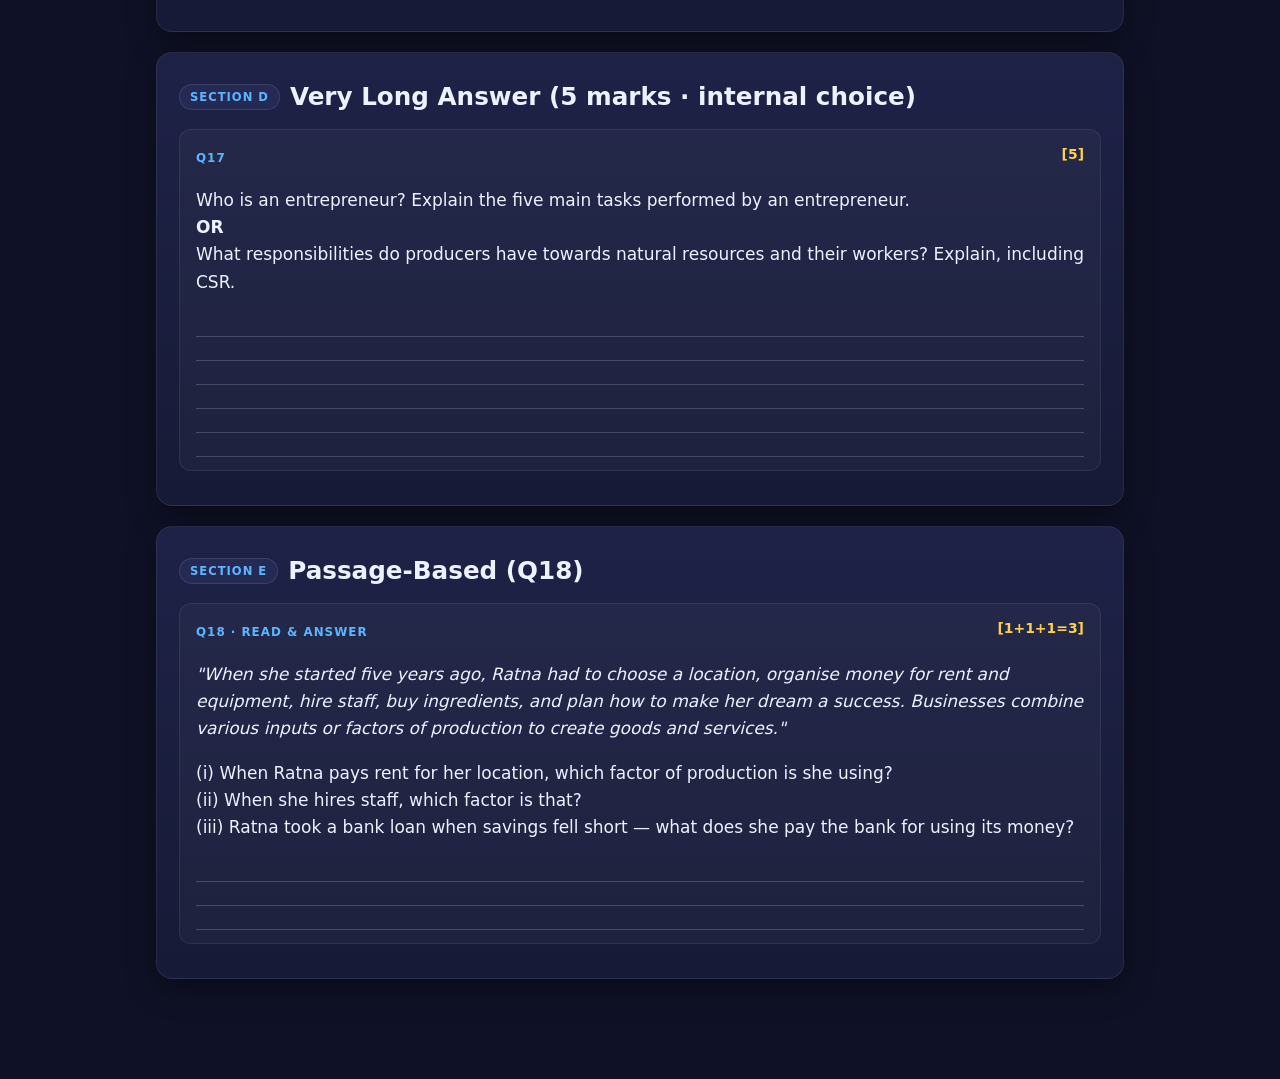
<file: chapter-7-factors-of-production/worksheet.html>
<!DOCTYPE html>
<html lang="en"><head>
<meta charset="UTF-8"><meta name="viewport" content="width=device-width, initial-scale=1.0">
<title>Worksheet · Factors of Production · Ch 7</title>
<link rel="stylesheet" href="../assets/style.css">
</head><body>
<header class="bar"><div class="bar-inner">
  <div class="brand">High-Yield <span>SST</span></div>
  <div class="crumb"><a href="../index.html">Home</a> › <a href="../index.html">Ch 7</a> › Worksheet</div>
  <div class="spacer"></div>
  <div class="tabs">
    <a href="notes.html">Notes</a>
    <a class="active" href="worksheet.html">Worksheet</a>
    <a href="answer-key.html">Answer key</a>
  </div>
  <a class="dl" href="worksheet.pdf">⬇ PDF</a>
</div></header>
<main>
  <div class="hero">
    <div class="kicker">Chapter 7 · Practice</div>
    <h1>Worksheet — <span class="hl">Factors of Production</span></h1>
    <p class="lead">UT pattern. Tap objective options to self-check; write out the longer answers.</p>
  </div>

  <section class="card">
    <h2><span class="badge pr">Section A</span> Objective (1 mark each)</h2>
    <div class="quizbar"><span>Score:</span> <span class="score" id="score">0 / 0</span>
      <span class="hint">Tap an option — green = correct.</span>
      <button id="resetQuiz">Reset</button></div>

    <div class="qitem"><span class="marks">[1]</span><span class="qtag">Q1 · MCQ</span>
      <p>Which of the following is NOT a factor of production?</p>
      <div class="opts">
        <button class="opt" data-correct="false">(a) Land</button>
        <button class="opt" data-correct="false">(b) Labour</button>
        <button class="opt" data-correct="true">(c) Interest</button>
        <button class="opt" data-correct="false">(d) Capital</button>
      </div><div class="feedback"></div>
    </div>

    <div class="qitem"><span class="marks">[1]</span><span class="qtag">Q2 · MCQ</span>
      <p>In economics, the term "land" includes —</p>
      <div class="opts">
        <button class="opt" data-correct="false">(a) only the ground we build on</button>
        <button class="opt" data-correct="true">(b) all natural resources like soil, water, minerals and forests</button>
        <button class="opt" data-correct="false">(c) only agricultural fields</button>
        <button class="opt" data-correct="false">(d) machines and factories</button>
      </div><div class="feedback"></div>
    </div>

    <div class="qitem"><span class="marks">[1]</span><span class="qtag">Q3 · Match the following</span>
      <p>1. Reward for labour &nbsp; 2. Reward for capital<br>A. Interest &nbsp; B. Wages</p>
      <div class="opts">
        <button class="opt" data-correct="true">(a) 1-B, 2-A</button>
        <button class="opt" data-correct="false">(b) 1-A, 2-B</button>
        <button class="opt" data-correct="false">(c) 1-B, 2-B</button>
        <button class="opt" data-correct="false">(d) 1-A, 2-A</button>
      </div><div class="feedback"></div>
    </div>

    <div class="qitem"><span class="marks">[1]</span><span class="qtag">Q4 · Fill in the blank</span>
      <p>____________ refers to the specialised skills, knowledge and expertise required to perform labour.</p>
      <div class="fillrow"><input data-answer="human capital" placeholder="type answer"><button>Check</button></div>
      <div class="feedback"></div>
    </div>

    <div class="qitem"><span class="marks">[1]</span><span class="qtag">Q5 · Fill in the blank</span>
      <p>The profit a company pays to its shareholders is called a ____________.</p>
      <div class="fillrow"><input data-answer="dividend" placeholder="type answer"><button>Check</button></div>
      <div class="feedback"></div>
    </div>

    <div class="qitem"><span class="marks">[1]</span><span class="qtag">Q6 · Fill in the blank</span>
      <p>The Japanese concept of continuous improvement is called ____________.</p>
      <div class="fillrow"><input data-answer="kaizen" placeholder="type answer"><button>Check</button></div>
      <div class="feedback"></div>
    </div>

    <div class="qitem"><span class="marks">[1]</span><span class="qtag">Q7 · Assertion–Reason</span>
      <p><b>Assertion (A):</b> India can benefit from a demographic dividend.<br>
      <b>Reason (R):</b> About 65% of India's people are below the age of 35, giving it a young, working population.</p>
      <div class="opts">
        <button class="opt" data-correct="true">(a) Both A and R are correct and R is the correct explanation of A</button>
        <button class="opt" data-correct="false">(b) Both A and R are correct but R is not the correct explanation of A</button>
        <button class="opt" data-correct="false">(c) A is correct but R is wrong</button>
        <button class="opt" data-correct="false">(d) A is wrong but R is correct</button>
      </div><div class="feedback"></div>
    </div>

    <div class="qitem"><span class="marks">[1]</span><span class="qtag">Q8 · Choose the correct statement</span>
      <p>Which statement about capital is correct?</p>
      <div class="opts">
        <button class="opt" data-correct="false">(a) Capital means only cash/money</button>
        <button class="opt" data-correct="true">(b) Capital includes money plus human-made assets like machinery and tools</button>
        <button class="opt" data-correct="false">(c) Capital is a natural resource</button>
        <button class="opt" data-correct="false">(d) Capital is the effort put in by workers</button>
      </div><div class="feedback"></div>
    </div>

    <div class="qitem"><span class="marks">[1]</span><span class="qtag">Q9 · MCQ</span>
      <p>Who started India's first airline, Tata Airlines, in 1932?</p>
      <div class="opts">
        <button class="opt" data-correct="false">(a) Bibek Debroy</button>
        <button class="opt" data-correct="true">(b) J.R.D. Tata</button>
        <button class="opt" data-correct="false">(c) Ratna</button>
        <button class="opt" data-correct="false">(d) Todar Mal</button>
      </div><div class="feedback"></div>
    </div>

    <div class="qitem"><span class="marks">[1]</span><span class="qtag">Q10 · MCQ</span>
      <p>Production that relies more on machinery than on workers is called —</p>
      <div class="opts">
        <button class="opt" data-correct="false">(a) labour-intensive</button>
        <button class="opt" data-correct="true">(b) capital-intensive</button>
        <button class="opt" data-correct="false">(c) land-intensive</button>
        <button class="opt" data-correct="false">(d) skill-intensive</button>
      </div><div class="feedback"></div>
    </div>
  </section>

  <section class="card">
    <h2><span class="badge pr">Section B</span> Short Answer (2 marks each)</h2>
    <div class="qitem"><span class="marks">[1+1=2]</span><span class="qtag">Q11</span>
      <p>What is Human Resource? Give two examples.</p>
      <div class="writelines"><div class="wl"></div><div class="wl"></div></div>
    </div>
    <div class="qitem"><span class="marks">[2]</span><span class="qtag">Q12</span>
      <p>Name the four factors of production and the reward earned by each.</p>
      <div class="writelines"><div class="wl"></div><div class="wl"></div></div>
    </div>
    <div class="qitem"><span class="marks">[1+1=2]</span><span class="qtag">Q13</span>
      <p>Differentiate between labour and human capital.</p>
      <div class="writelines"><div class="wl"></div><div class="wl"></div></div>
    </div>
  </section>

  <section class="card">
    <h2><span class="badge pr">Section C</span> Long Answer (3 marks each)</h2>
    <div class="qitem"><span class="marks">[3]</span><span class="qtag">Q14</span>
      <p>How does human capital differ from physical capital?</p>
      <div class="writelines"><div class="wl"></div><div class="wl"></div><div class="wl"></div><div class="wl"></div></div>
    </div>
    <div class="qitem"><span class="marks">[3]</span><span class="qtag">Q15</span>
      <p>Explain any three facilitators of human capital.</p>
      <div class="writelines"><div class="wl"></div><div class="wl"></div><div class="wl"></div><div class="wl"></div></div>
    </div>
    <div class="qitem"><span class="marks">[3]</span><span class="qtag">Q16</span>
      <p>What are the sources of capital for a business? Explain briefly.</p>
      <div class="writelines"><div class="wl"></div><div class="wl"></div><div class="wl"></div><div class="wl"></div></div>
    </div>
  </section>

  <section class="card">
    <h2><span class="badge pr">Section D</span> Very Long Answer (5 marks · internal choice)</h2>
    <div class="qitem"><span class="marks">[5]</span><span class="qtag">Q17</span>
      <p>Who is an entrepreneur? Explain the five main tasks performed by an entrepreneur.<br>
      <b>OR</b><br>
      What responsibilities do producers have towards natural resources and their workers? Explain, including CSR.</p>
      <div class="writelines"><div class="wl"></div><div class="wl"></div><div class="wl"></div><div class="wl"></div><div class="wl"></div><div class="wl"></div></div>
    </div>
  </section>

  <section class="card">
    <h2><span class="badge pr">Section E</span> Passage-Based (Q18)</h2>
    <div class="qitem"><span class="marks">[1+1+1=3]</span><span class="qtag">Q18 · Read &amp; answer</span>
      <p><i>"When she started five years ago, Ratna had to choose a location, organise money for rent and equipment, hire staff, buy ingredients, and plan how to make her dream a success. Businesses combine various inputs or factors of production to create goods and services."</i></p>
      <p>(i) When Ratna pays rent for her location, which factor of production is she using?<br>
      (ii) When she hires staff, which factor is that?<br>
      (iii) Ratna took a bank loan when savings fell short — what does she pay the bank for using its money?</p>
      <div class="writelines"><div class="wl"></div><div class="wl"></div><div class="wl"></div></div>
    </div>
  </section>

  <script src="../assets/quiz.js"></script>
</main>
</body></html>
</file>
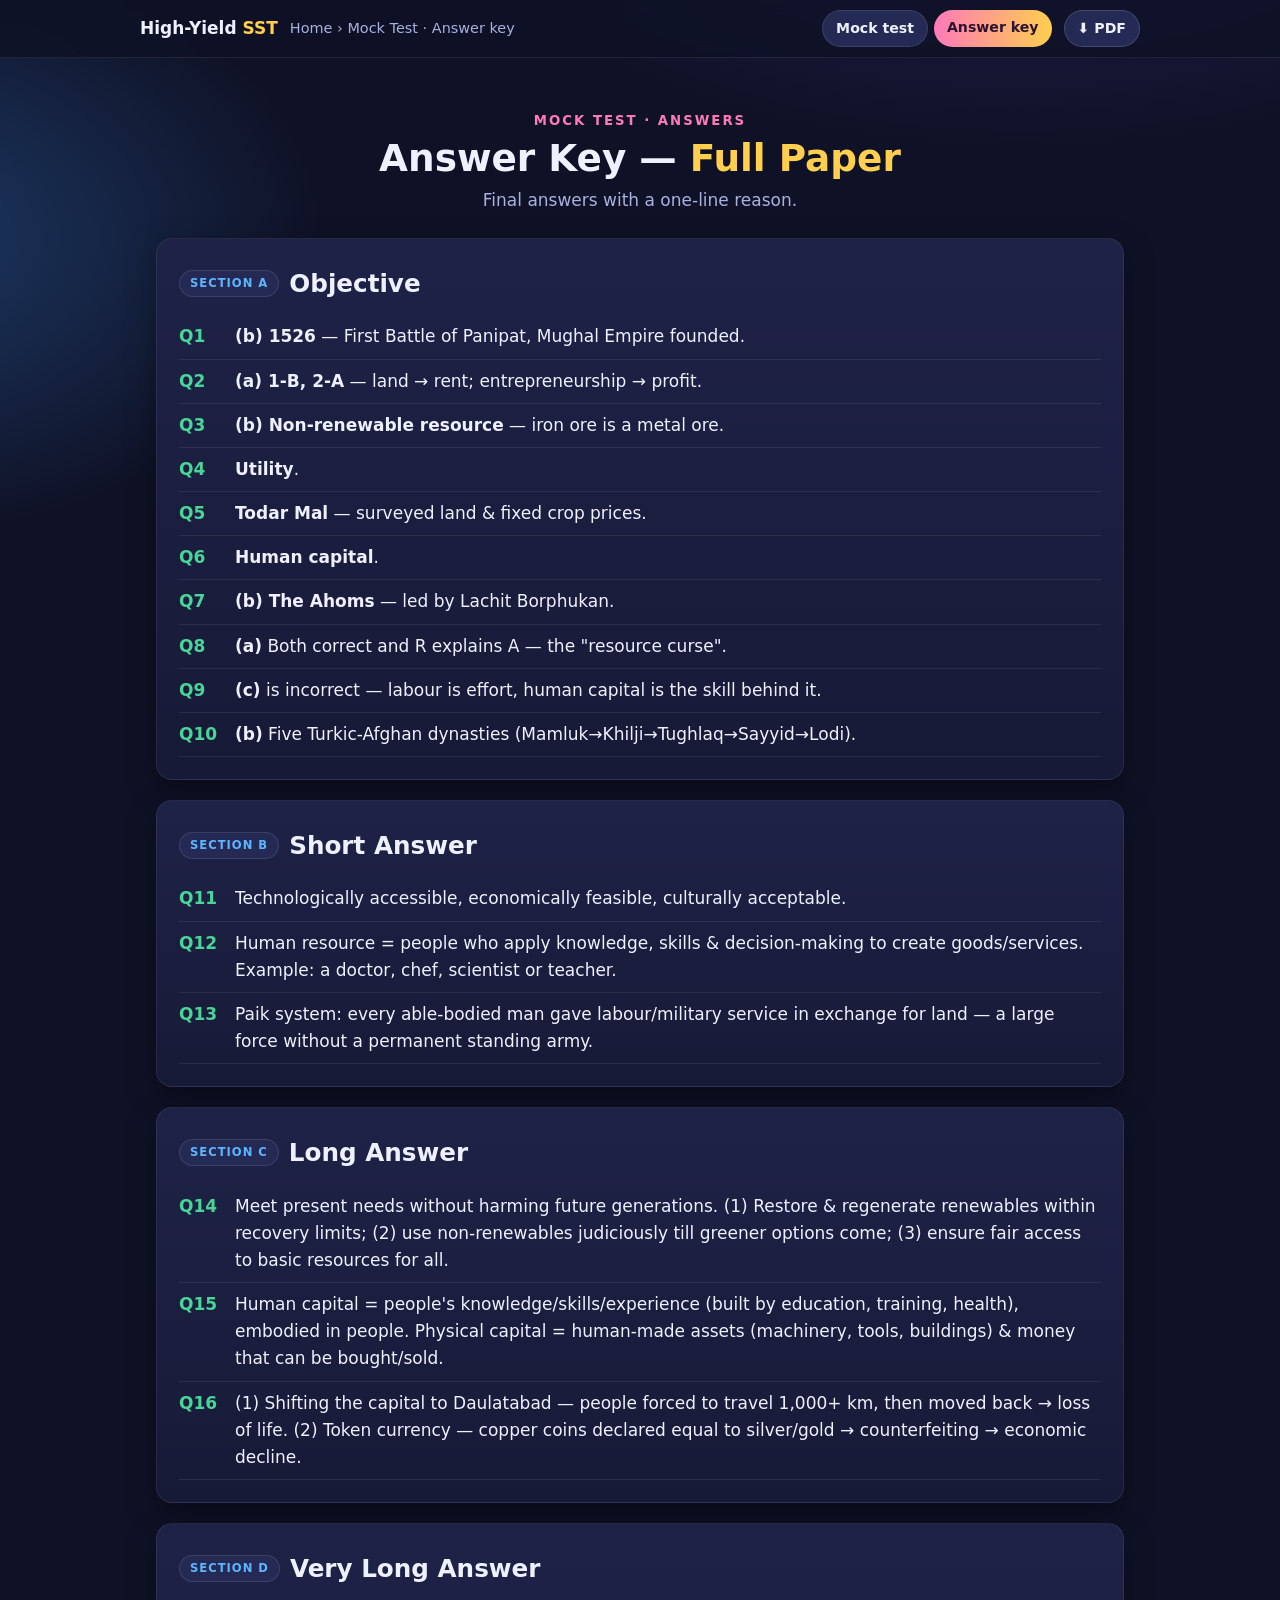
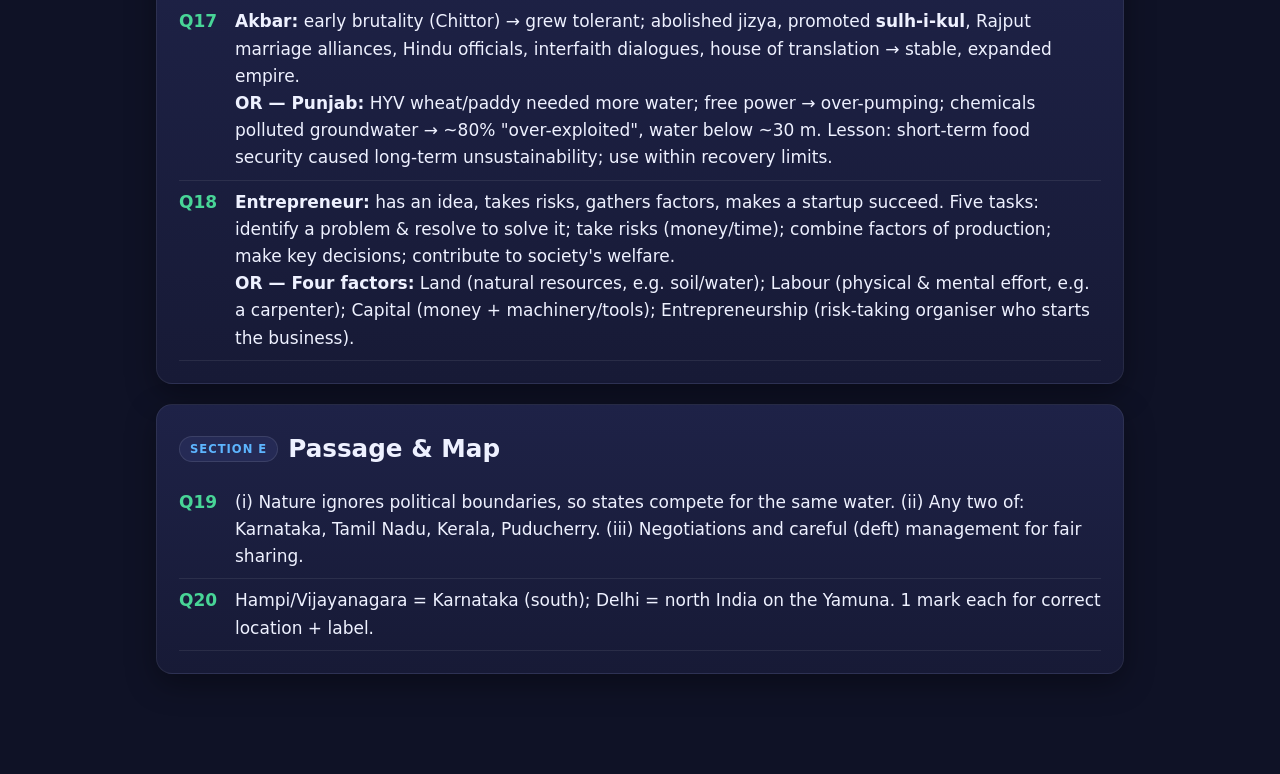
<file: mock-test/answer-key.html>
<!DOCTYPE html>
<html lang="en"><head>
<meta charset="UTF-8"><meta name="viewport" content="width=device-width, initial-scale=1.0">
<title>Answer Key · Mock Test · Class 8 SST</title>
<link rel="stylesheet" href="../assets/style.css">
</head><body>
<header class="bar"><div class="bar-inner">
  <div class="brand">High-Yield <span>SST</span></div>
  <div class="crumb"><a href="../index.html">Home</a> › Mock Test · Answer key</div>
  <div class="spacer"></div>
  <div class="tabs">
    <a href="worksheet.html">Mock test</a>
    <a class="active" href="answer-key.html">Answer key</a>
  </div>
  <a class="dl" href="answer-key.pdf">⬇ PDF</a>
</div></header>
<main>
  <div class="hero">
    <div class="kicker">Mock Test · Answers</div>
    <h1>Answer Key — <span class="hl">Full Paper</span></h1>
    <p class="lead">Final answers with a one-line reason.</p>
  </div>

  <section class="card"><h2><span class="badge pr">Section A</span> Objective</h2>
    <div class="akrow"><span class="an">Q1</span><div><b>(b) 1526</b> — First Battle of Panipat, Mughal Empire founded.</div></div>
    <div class="akrow"><span class="an">Q2</span><div><b>(a) 1-B, 2-A</b> — land → rent; entrepreneurship → profit.</div></div>
    <div class="akrow"><span class="an">Q3</span><div><b>(b) Non-renewable resource</b> — iron ore is a metal ore.</div></div>
    <div class="akrow"><span class="an">Q4</span><div><b>Utility</b>.</div></div>
    <div class="akrow"><span class="an">Q5</span><div><b>Todar Mal</b> — surveyed land &amp; fixed crop prices.</div></div>
    <div class="akrow"><span class="an">Q6</span><div><b>Human capital</b>.</div></div>
    <div class="akrow"><span class="an">Q7</span><div><b>(b) The Ahoms</b> — led by Lachit Borphukan.</div></div>
    <div class="akrow"><span class="an">Q8</span><div><b>(a)</b> Both correct and R explains A — the "resource curse".</div></div>
    <div class="akrow"><span class="an">Q9</span><div><b>(c)</b> is incorrect — labour is effort, human capital is the skill behind it.</div></div>
    <div class="akrow"><span class="an">Q10</span><div><b>(b)</b> Five Turkic-Afghan dynasties (Mamluk→Khilji→Tughlaq→Sayyid→Lodi).</div></div>
  </section>

  <section class="card"><h2><span class="badge pr">Section B</span> Short Answer</h2>
    <div class="akrow"><span class="an">Q11</span><div>Technologically accessible, economically feasible, culturally acceptable.</div></div>
    <div class="akrow"><span class="an">Q12</span><div>Human resource = people who apply knowledge, skills &amp; decision-making to create goods/services. Example: a doctor, chef, scientist or teacher.</div></div>
    <div class="akrow"><span class="an">Q13</span><div>Paik system: every able-bodied man gave labour/military service in exchange for land — a large force without a permanent standing army.</div></div>
  </section>

  <section class="card"><h2><span class="badge pr">Section C</span> Long Answer</h2>
    <div class="akrow"><span class="an">Q14</span><div>Meet present needs without harming future generations. (1) Restore &amp; regenerate renewables within recovery limits; (2) use non-renewables judiciously till greener options come; (3) ensure fair access to basic resources for all.</div></div>
    <div class="akrow"><span class="an">Q15</span><div>Human capital = people's knowledge/skills/experience (built by education, training, health), embodied in people. Physical capital = human-made assets (machinery, tools, buildings) &amp; money that can be bought/sold.</div></div>
    <div class="akrow"><span class="an">Q16</span><div>(1) Shifting the capital to Daulatabad — people forced to travel 1,000+ km, then moved back → loss of life. (2) Token currency — copper coins declared equal to silver/gold → counterfeiting → economic decline.</div></div>
  </section>

  <section class="card"><h2><span class="badge pr">Section D</span> Very Long Answer</h2>
    <div class="akrow"><span class="an">Q17</span><div><b>Akbar:</b> early brutality (Chittor) → grew tolerant; abolished jizya, promoted <b>sulh-i-kul</b>, Rajput marriage alliances, Hindu officials, interfaith dialogues, house of translation → stable, expanded empire.<br>
    <b>OR — Punjab:</b> HYV wheat/paddy needed more water; free power → over-pumping; chemicals polluted groundwater → ~80% "over-exploited", water below ~30 m. Lesson: short-term food security caused long-term unsustainability; use within recovery limits.</div></div>
    <div class="akrow"><span class="an">Q18</span><div><b>Entrepreneur:</b> has an idea, takes risks, gathers factors, makes a startup succeed. Five tasks: identify a problem &amp; resolve to solve it; take risks (money/time); combine factors of production; make key decisions; contribute to society's welfare.<br>
    <b>OR — Four factors:</b> Land (natural resources, e.g. soil/water); Labour (physical &amp; mental effort, e.g. a carpenter); Capital (money + machinery/tools); Entrepreneurship (risk-taking organiser who starts the business).</div></div>
  </section>

  <section class="card"><h2><span class="badge pr">Section E</span> Passage &amp; Map</h2>
    <div class="akrow"><span class="an">Q19</span><div>(i) Nature ignores political boundaries, so states compete for the same water. (ii) Any two of: Karnataka, Tamil Nadu, Kerala, Puducherry. (iii) Negotiations and careful (deft) management for fair sharing.</div></div>
    <div class="akrow"><span class="an">Q20</span><div>Hampi/Vijayanagara = Karnataka (south); Delhi = north India on the Yamuna. 1 mark each for correct location + label.</div></div>
  </section>
</main>
</body></html>
</file>
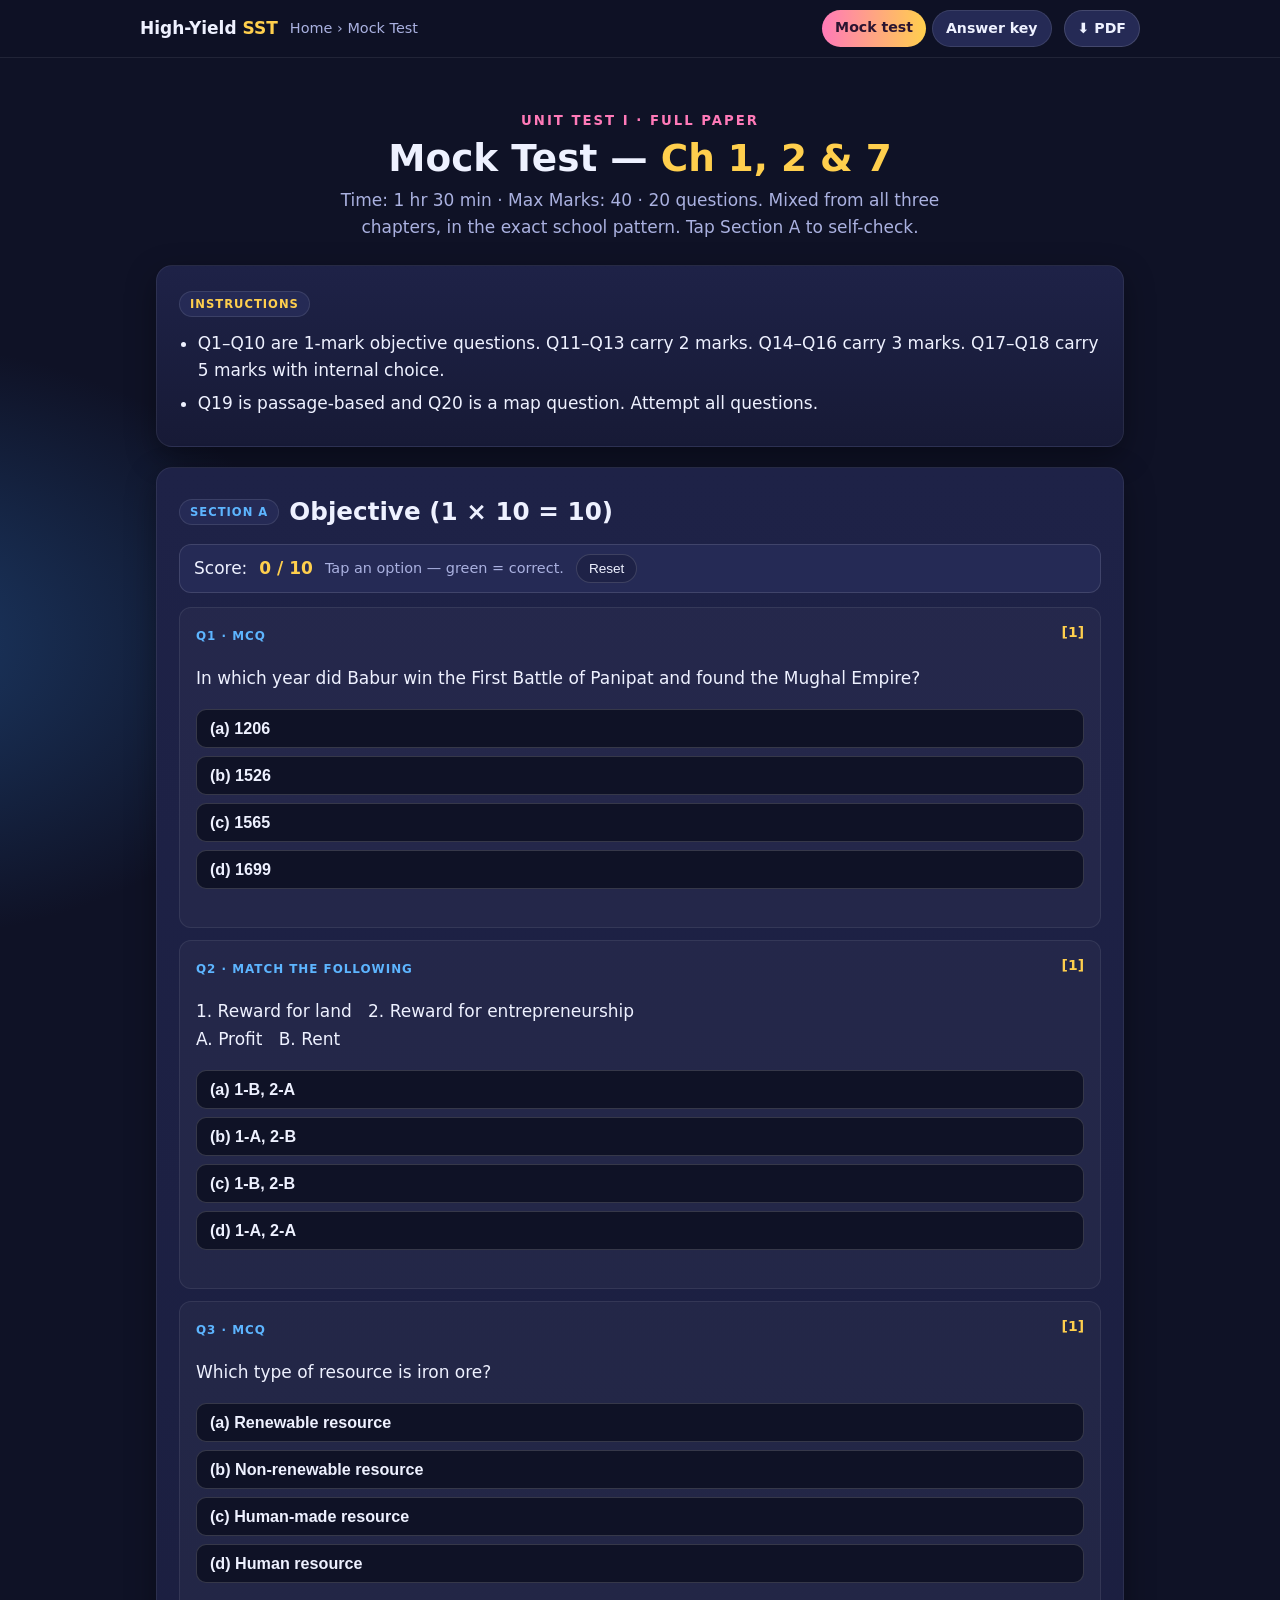
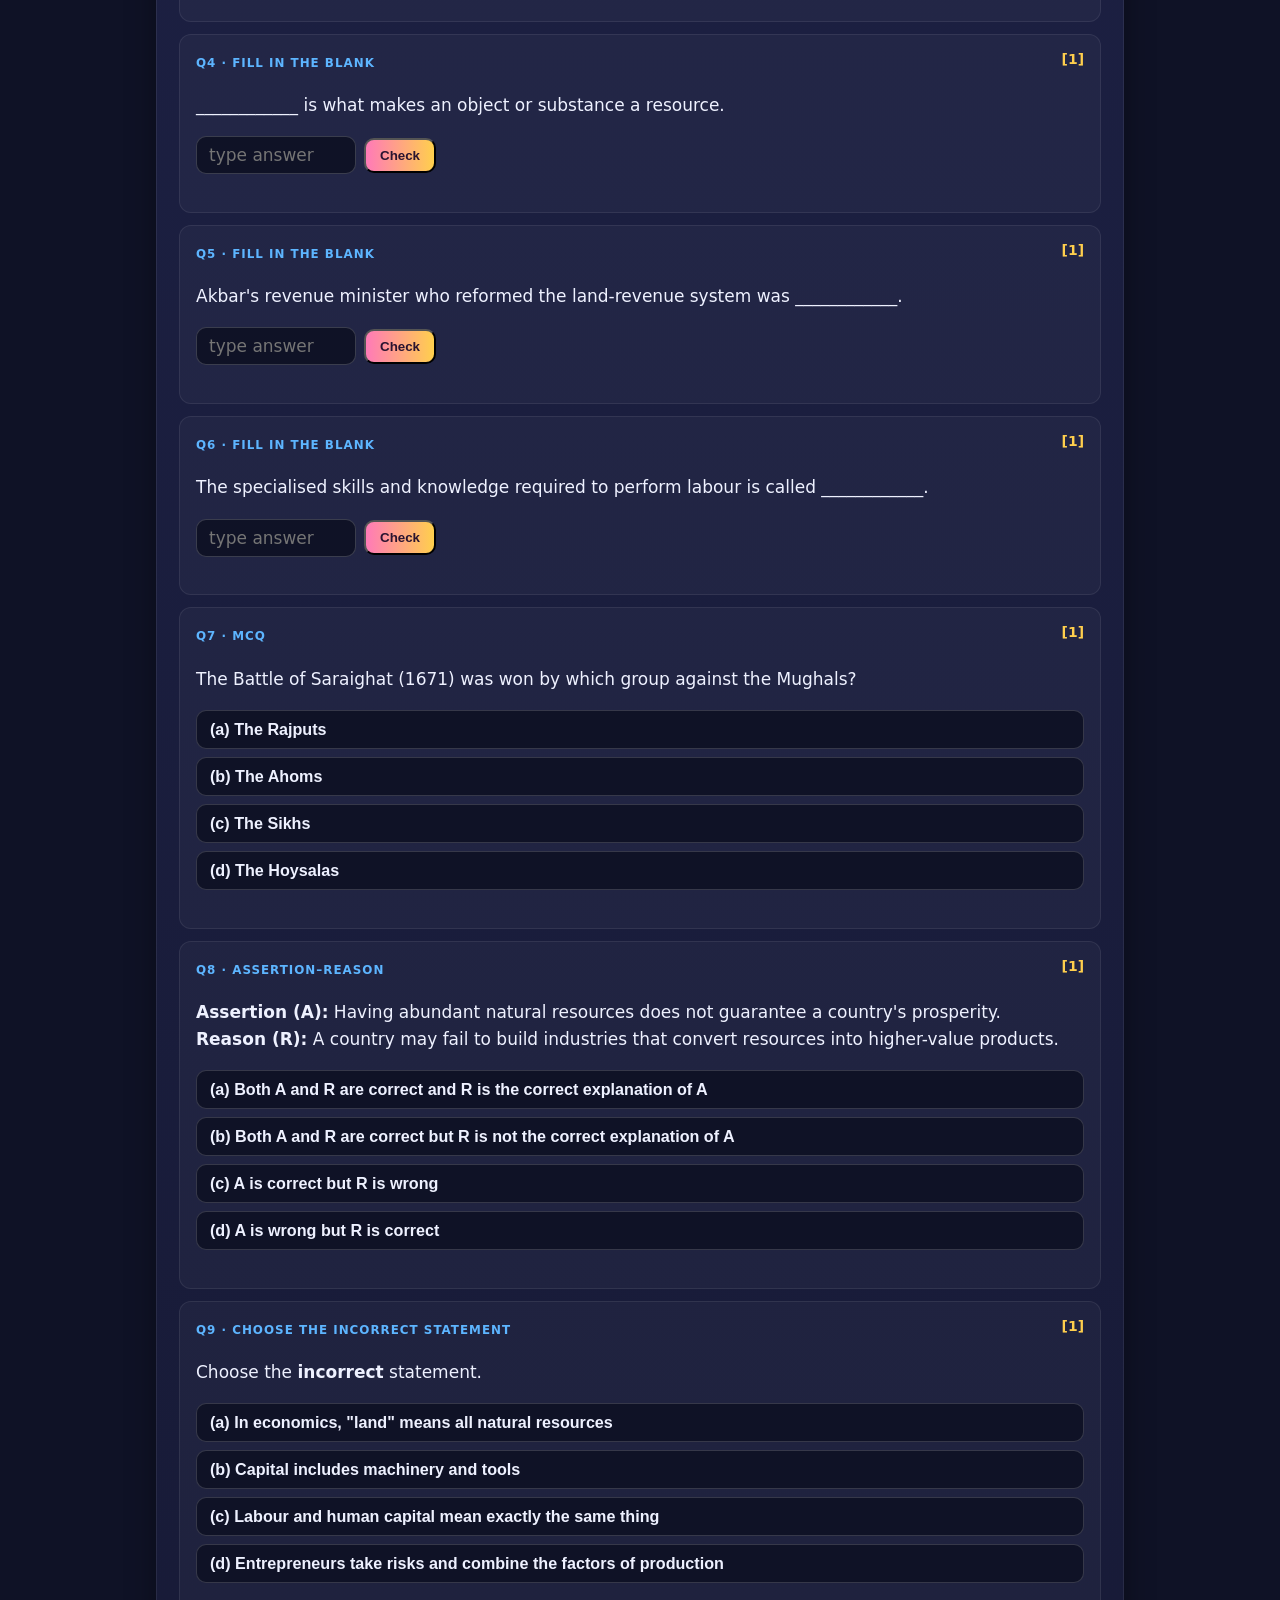
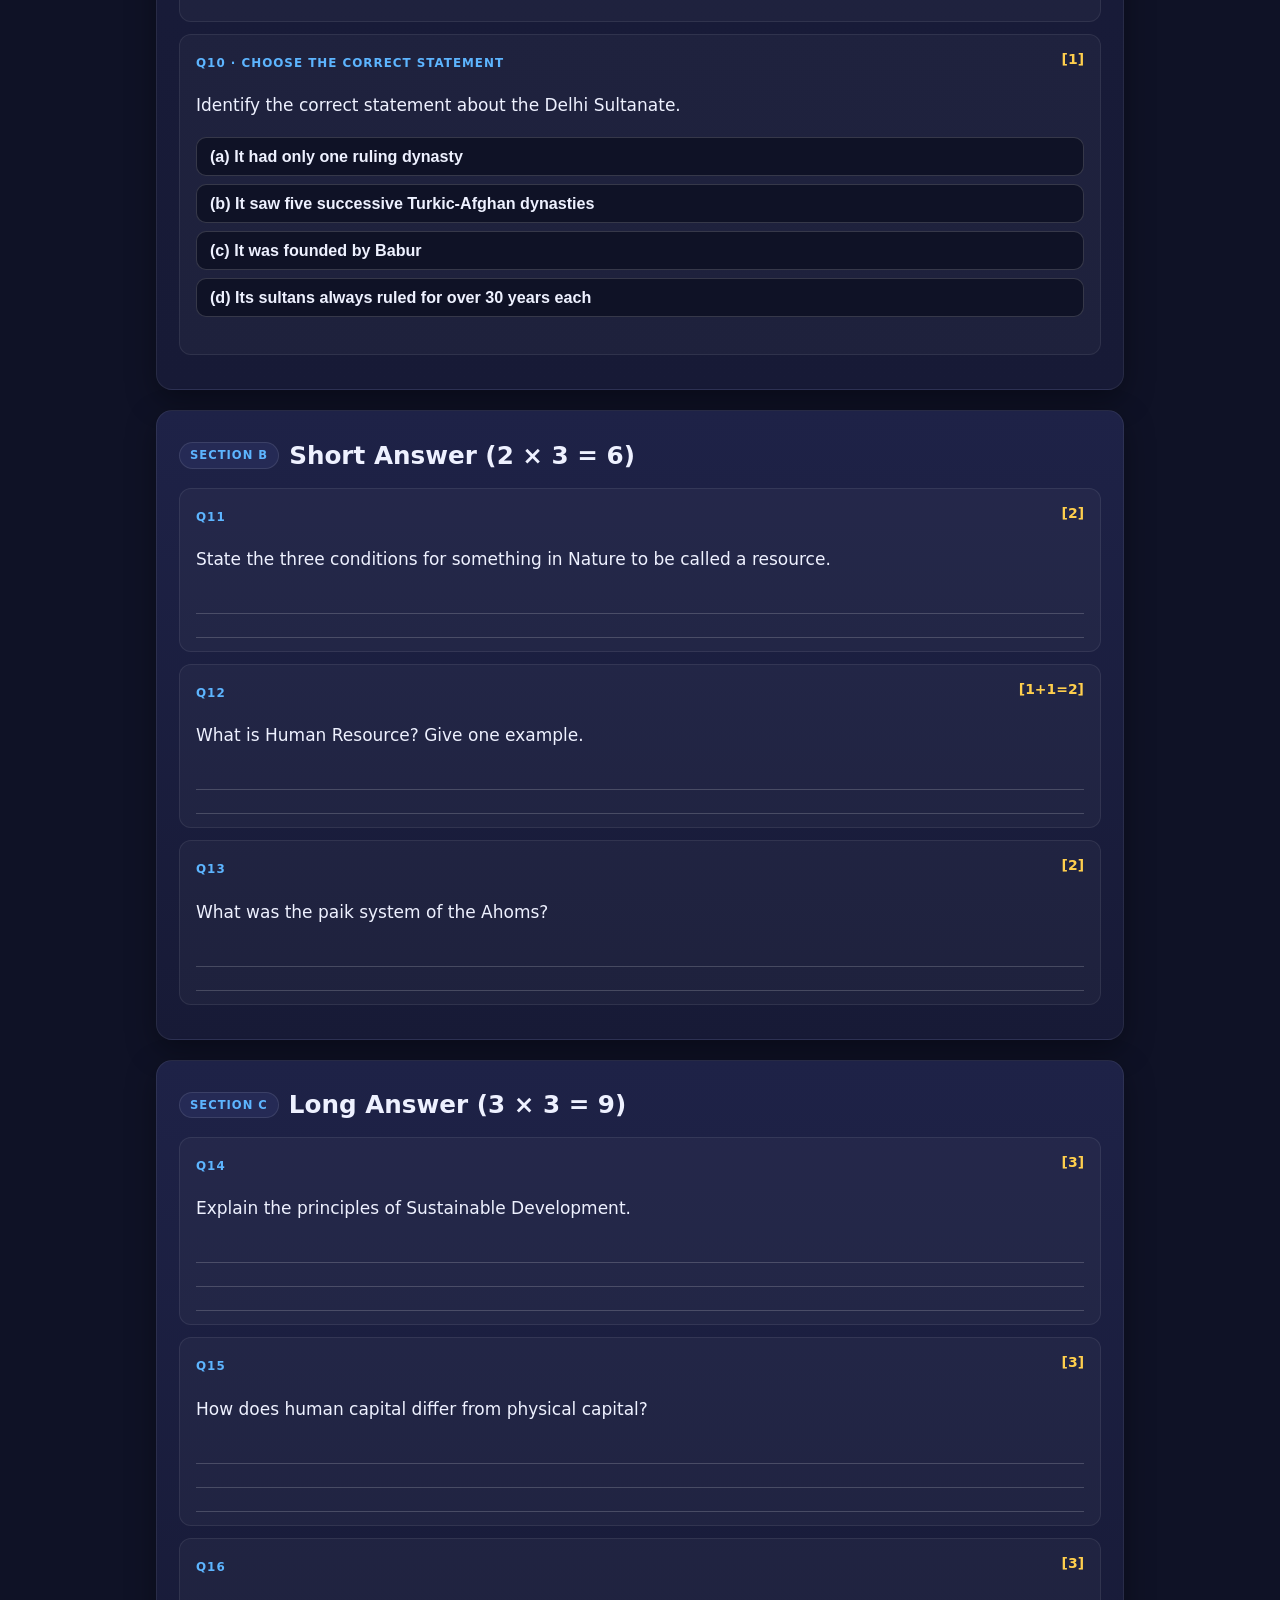
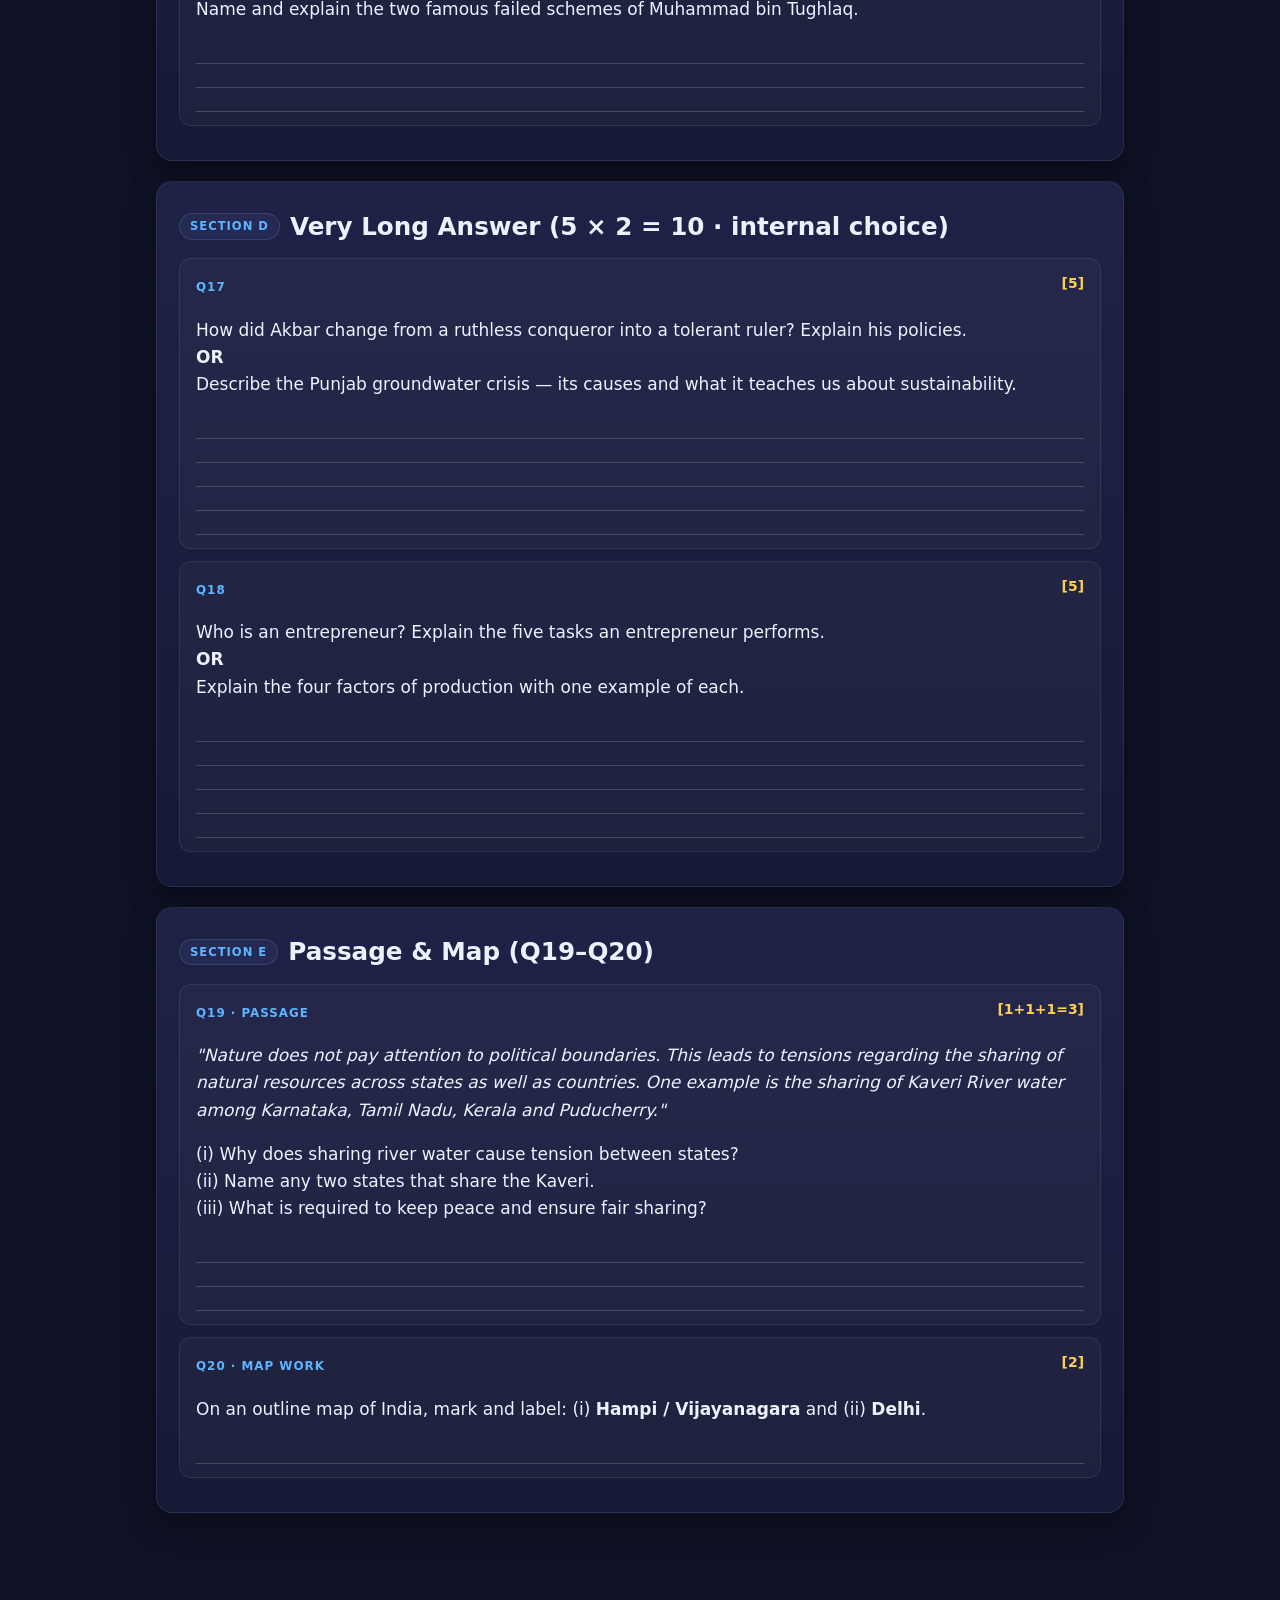
<file: mock-test/worksheet.html>
<!DOCTYPE html>
<html lang="en"><head>
<meta charset="UTF-8"><meta name="viewport" content="width=device-width, initial-scale=1.0">
<title>Mock Test · Unit Test I · Class 8 SST</title>
<link rel="stylesheet" href="../assets/style.css">
</head><body>
<header class="bar"><div class="bar-inner">
  <div class="brand">High-Yield <span>SST</span></div>
  <div class="crumb"><a href="../index.html">Home</a> › Mock Test</div>
  <div class="spacer"></div>
  <div class="tabs">
    <a class="active" href="worksheet.html">Mock test</a>
    <a href="answer-key.html">Answer key</a>
  </div>
  <a class="dl" href="worksheet.pdf">⬇ PDF</a>
</div></header>
<main>
  <div class="hero">
    <div class="kicker">Unit Test I · Full Paper</div>
    <h1>Mock Test — <span class="hl">Ch 1, 2 &amp; 7</span></h1>
    <p class="lead">Time: 1 hr 30 min · Max Marks: 40 · 20 questions. Mixed from all three chapters, in the exact school pattern. Tap Section A to self-check.</p>
  </div>

  <section class="card">
    <h2><span class="badge">Instructions</span></h2>
    <ul class="clean">
      <li>Q1–Q10 are 1-mark objective questions. Q11–Q13 carry 2 marks. Q14–Q16 carry 3 marks. Q17–Q18 carry 5 marks with internal choice.</li>
      <li>Q19 is passage-based and Q20 is a map question. Attempt all questions.</li>
    </ul>
  </section>

  <section class="card">
    <h2><span class="badge pr">Section A</span> Objective (1 × 10 = 10)</h2>
    <div class="quizbar"><span>Score:</span> <span class="score" id="score">0 / 0</span>
      <span class="hint">Tap an option — green = correct.</span>
      <button id="resetQuiz">Reset</button></div>

    <div class="qitem"><span class="marks">[1]</span><span class="qtag">Q1 · MCQ</span>
      <p>In which year did Babur win the First Battle of Panipat and found the Mughal Empire?</p>
      <div class="opts">
        <button class="opt" data-correct="false">(a) 1206</button>
        <button class="opt" data-correct="true">(b) 1526</button>
        <button class="opt" data-correct="false">(c) 1565</button>
        <button class="opt" data-correct="false">(d) 1699</button>
      </div><div class="feedback"></div>
    </div>

    <div class="qitem"><span class="marks">[1]</span><span class="qtag">Q2 · Match the following</span>
      <p>1. Reward for land &nbsp; 2. Reward for entrepreneurship<br>A. Profit &nbsp; B. Rent</p>
      <div class="opts">
        <button class="opt" data-correct="true">(a) 1-B, 2-A</button>
        <button class="opt" data-correct="false">(b) 1-A, 2-B</button>
        <button class="opt" data-correct="false">(c) 1-B, 2-B</button>
        <button class="opt" data-correct="false">(d) 1-A, 2-A</button>
      </div><div class="feedback"></div>
    </div>

    <div class="qitem"><span class="marks">[1]</span><span class="qtag">Q3 · MCQ</span>
      <p>Which type of resource is iron ore?</p>
      <div class="opts">
        <button class="opt" data-correct="false">(a) Renewable resource</button>
        <button class="opt" data-correct="true">(b) Non-renewable resource</button>
        <button class="opt" data-correct="false">(c) Human-made resource</button>
        <button class="opt" data-correct="false">(d) Human resource</button>
      </div><div class="feedback"></div>
    </div>

    <div class="qitem"><span class="marks">[1]</span><span class="qtag">Q4 · Fill in the blank</span>
      <p>____________ is what makes an object or substance a resource.</p>
      <div class="fillrow"><input data-answer="utility" placeholder="type answer"><button>Check</button></div>
      <div class="feedback"></div>
    </div>

    <div class="qitem"><span class="marks">[1]</span><span class="qtag">Q5 · Fill in the blank</span>
      <p>Akbar's revenue minister who reformed the land-revenue system was ____________.</p>
      <div class="fillrow"><input data-answer="todar mal|todarmal" placeholder="type answer"><button>Check</button></div>
      <div class="feedback"></div>
    </div>

    <div class="qitem"><span class="marks">[1]</span><span class="qtag">Q6 · Fill in the blank</span>
      <p>The specialised skills and knowledge required to perform labour is called ____________.</p>
      <div class="fillrow"><input data-answer="human capital" placeholder="type answer"><button>Check</button></div>
      <div class="feedback"></div>
    </div>

    <div class="qitem"><span class="marks">[1]</span><span class="qtag">Q7 · MCQ</span>
      <p>The Battle of Saraighat (1671) was won by which group against the Mughals?</p>
      <div class="opts">
        <button class="opt" data-correct="false">(a) The Rajputs</button>
        <button class="opt" data-correct="true">(b) The Ahoms</button>
        <button class="opt" data-correct="false">(c) The Sikhs</button>
        <button class="opt" data-correct="false">(d) The Hoysalas</button>
      </div><div class="feedback"></div>
    </div>

    <div class="qitem"><span class="marks">[1]</span><span class="qtag">Q8 · Assertion–Reason</span>
      <p><b>Assertion (A):</b> Having abundant natural resources does not guarantee a country's prosperity.<br>
      <b>Reason (R):</b> A country may fail to build industries that convert resources into higher-value products.</p>
      <div class="opts">
        <button class="opt" data-correct="true">(a) Both A and R are correct and R is the correct explanation of A</button>
        <button class="opt" data-correct="false">(b) Both A and R are correct but R is not the correct explanation of A</button>
        <button class="opt" data-correct="false">(c) A is correct but R is wrong</button>
        <button class="opt" data-correct="false">(d) A is wrong but R is correct</button>
      </div><div class="feedback"></div>
    </div>

    <div class="qitem"><span class="marks">[1]</span><span class="qtag">Q9 · Choose the incorrect statement</span>
      <p>Choose the <b>incorrect</b> statement.</p>
      <div class="opts">
        <button class="opt" data-correct="false">(a) In economics, "land" means all natural resources</button>
        <button class="opt" data-correct="false">(b) Capital includes machinery and tools</button>
        <button class="opt" data-correct="true">(c) Labour and human capital mean exactly the same thing</button>
        <button class="opt" data-correct="false">(d) Entrepreneurs take risks and combine the factors of production</button>
      </div><div class="feedback"></div>
    </div>

    <div class="qitem"><span class="marks">[1]</span><span class="qtag">Q10 · Choose the correct statement</span>
      <p>Identify the correct statement about the Delhi Sultanate.</p>
      <div class="opts">
        <button class="opt" data-correct="false">(a) It had only one ruling dynasty</button>
        <button class="opt" data-correct="true">(b) It saw five successive Turkic-Afghan dynasties</button>
        <button class="opt" data-correct="false">(c) It was founded by Babur</button>
        <button class="opt" data-correct="false">(d) Its sultans always ruled for over 30 years each</button>
      </div><div class="feedback"></div>
    </div>
  </section>

  <section class="card">
    <h2><span class="badge pr">Section B</span> Short Answer (2 × 3 = 6)</h2>
    <div class="qitem"><span class="marks">[2]</span><span class="qtag">Q11</span>
      <p>State the three conditions for something in Nature to be called a resource.</p>
      <div class="writelines"><div class="wl"></div><div class="wl"></div></div>
    </div>
    <div class="qitem"><span class="marks">[1+1=2]</span><span class="qtag">Q12</span>
      <p>What is Human Resource? Give one example.</p>
      <div class="writelines"><div class="wl"></div><div class="wl"></div></div>
    </div>
    <div class="qitem"><span class="marks">[2]</span><span class="qtag">Q13</span>
      <p>What was the paik system of the Ahoms?</p>
      <div class="writelines"><div class="wl"></div><div class="wl"></div></div>
    </div>
  </section>

  <section class="card">
    <h2><span class="badge pr">Section C</span> Long Answer (3 × 3 = 9)</h2>
    <div class="qitem"><span class="marks">[3]</span><span class="qtag">Q14</span>
      <p>Explain the principles of Sustainable Development.</p>
      <div class="writelines"><div class="wl"></div><div class="wl"></div><div class="wl"></div></div>
    </div>
    <div class="qitem"><span class="marks">[3]</span><span class="qtag">Q15</span>
      <p>How does human capital differ from physical capital?</p>
      <div class="writelines"><div class="wl"></div><div class="wl"></div><div class="wl"></div></div>
    </div>
    <div class="qitem"><span class="marks">[3]</span><span class="qtag">Q16</span>
      <p>Name and explain the two famous failed schemes of Muhammad bin Tughlaq.</p>
      <div class="writelines"><div class="wl"></div><div class="wl"></div><div class="wl"></div></div>
    </div>
  </section>

  <section class="card">
    <h2><span class="badge pr">Section D</span> Very Long Answer (5 × 2 = 10 · internal choice)</h2>
    <div class="qitem"><span class="marks">[5]</span><span class="qtag">Q17</span>
      <p>How did Akbar change from a ruthless conqueror into a tolerant ruler? Explain his policies.<br>
      <b>OR</b><br>
      Describe the Punjab groundwater crisis — its causes and what it teaches us about sustainability.</p>
      <div class="writelines"><div class="wl"></div><div class="wl"></div><div class="wl"></div><div class="wl"></div><div class="wl"></div></div>
    </div>
    <div class="qitem"><span class="marks">[5]</span><span class="qtag">Q18</span>
      <p>Who is an entrepreneur? Explain the five tasks an entrepreneur performs.<br>
      <b>OR</b><br>
      Explain the four factors of production with one example of each.</p>
      <div class="writelines"><div class="wl"></div><div class="wl"></div><div class="wl"></div><div class="wl"></div><div class="wl"></div></div>
    </div>
  </section>

  <section class="card">
    <h2><span class="badge pr">Section E</span> Passage &amp; Map (Q19–Q20)</h2>
    <div class="qitem"><span class="marks">[1+1+1=3]</span><span class="qtag">Q19 · Passage</span>
      <p><i>"Nature does not pay attention to political boundaries. This leads to tensions regarding the sharing of natural resources across states as well as countries. One example is the sharing of Kaveri River water among Karnataka, Tamil Nadu, Kerala and Puducherry."</i></p>
      <p>(i) Why does sharing river water cause tension between states?<br>
      (ii) Name any two states that share the Kaveri.<br>
      (iii) What is required to keep peace and ensure fair sharing?</p>
      <div class="writelines"><div class="wl"></div><div class="wl"></div><div class="wl"></div></div>
    </div>
    <div class="qitem"><span class="marks">[2]</span><span class="qtag">Q20 · Map work</span>
      <p>On an outline map of India, mark and label: (i) <b>Hampi / Vijayanagara</b> and (ii) <b>Delhi</b>.</p>
      <div class="writelines"><div class="wl"></div></div>
    </div>
  </section>

  <script src="../assets/quiz.js"></script>
</main>
</body></html>
</file>
<file: assets/style.css>
/* ===========================================================
   Class 8 Maths — High-Yield Notes
   Shared stylesheet: dark theme on screen, clean B&W for print/PDF
   =========================================================== */
:root{
  --bg:#0f1226; --bg2:#171a36; --card:#1e2247; --card2:#252a55;
  --ink:#eef1ff; --muted:#aab1e0; --accent:#ffcf4d; --accent2:#ff7ab8;
  --green:#48d597; --red:#ff6b6b; --blue:#5db5ff; --purple:#b07bff;
  --radius:16px; --shadow:0 10px 30px rgba(0,0,0,.35); font-size:17px;
}
*{box-sizing:border-box}
html{scroll-behavior:smooth}
body{
  margin:0;
  font-family:"Segoe UI",system-ui,-apple-system,Roboto,Helvetica,Arial,sans-serif;
  background:radial-gradient(1200px 700px at 80% -10%, #2a2160 0%, transparent 55%),
             radial-gradient(900px 600px at -10% 10%, #1c3a66 0%, transparent 50%), var(--bg);
  color:var(--ink); line-height:1.6;
}
a{color:var(--blue);text-decoration:none}
a:hover{text-decoration:underline}

/* ---- Top nav ---- */
header.bar{position:sticky;top:0;z-index:50;backdrop-filter:blur(8px);
  background:rgba(15,18,38,.85);border-bottom:1px solid rgba(255,255,255,.08);padding:10px 16px}
.bar-inner{max-width:1000px;margin:0 auto;display:flex;align-items:center;gap:12px;flex-wrap:wrap}
.brand{font-weight:800;font-size:1rem}
.brand span{color:var(--accent)}
.crumb{color:var(--muted);font-size:.85rem}
.crumb a{color:var(--muted)}
.spacer{margin-left:auto}
.tabs{display:flex;gap:6px;flex-wrap:wrap}
.tabs a{background:var(--card2);border:1px solid rgba(255,255,255,.1);color:var(--ink);
  padding:6px 13px;border-radius:999px;font-size:.83rem;font-weight:700}
.tabs a.active{background:linear-gradient(90deg,var(--accent2),var(--accent));color:#2a1430;border:none}
.dl{background:var(--card2);border:1px solid rgba(255,255,255,.14);color:var(--ink);
  padding:6px 13px;border-radius:999px;font-size:.83rem;font-weight:700}
.dl:hover{background:#2e3568;text-decoration:none}

main{max-width:1000px;margin:0 auto;padding:24px 16px 80px}

/* ---- Hero ---- */
.hero{text-align:center;padding:28px 18px 4px}
.hero .kicker{color:var(--accent2);font-weight:800;letter-spacing:2px;text-transform:uppercase;font-size:.78rem}
.hero h1{font-size:2.2rem;margin:.2em 0 .1em;line-height:1.12}
.hero h1 .hl{color:var(--accent)}
.hero p.lead{color:var(--muted);max-width:680px;margin:.4em auto 0}

/* ---- Cards ---- */
section.card{background:linear-gradient(180deg,var(--card),var(--bg2));border:1px solid rgba(255,255,255,.07);
  border-radius:var(--radius);padding:22px 22px;margin:20px 0;box-shadow:var(--shadow)}
section.card h2{font-size:1.45rem;margin:.1em 0 .5em;display:flex;align-items:center;gap:10px;flex-wrap:wrap}
.badge{font-size:.68rem;font-weight:800;padding:3px 10px;border-radius:999px;background:var(--card2);color:var(--accent);
  border:1px solid rgba(255,255,255,.1);text-transform:uppercase;letter-spacing:1px}
.badge.trap{color:var(--red)} .badge.ex{color:var(--green)} .badge.pr{color:var(--blue)}
section.card h3{font-size:1.08rem;margin:1.05em 0 .3em;color:var(--accent)}
.muted{color:var(--muted)}

/* ---- Callouts ---- */
.callout{border-left:4px solid var(--blue);background:rgba(93,181,255,.08);padding:11px 15px;border-radius:0 12px 12px 0;margin:13px 0}
.callout.warn{border-color:var(--accent);background:rgba(255,207,77,.08)}
.callout.fun{border-color:var(--accent2);background:rgba(255,122,184,.08)}
.callout.danger{border-color:var(--red);background:rgba(255,107,107,.08)}
.callout b{color:var(--ink)}

.mathbox{font-size:1.1rem;background:rgba(255,255,255,.04);border:1px dashed rgba(255,255,255,.18);
  border-radius:12px;padding:11px 15px;margin:11px 0;text-align:center}
code,.mono{font-family:"SF Mono",Menlo,Consolas,monospace;background:rgba(255,255,255,.08);padding:1px 6px;border-radius:6px}
sup{font-size:.72em}

/* ---- Tables ---- */
table.tbl{width:100%;border-collapse:collapse;margin:13px 0;font-size:.95rem}
table.tbl th,table.tbl td{border:1px solid rgba(255,255,255,.14);padding:7px 9px;text-align:center}
table.tbl th{background:var(--card2);color:var(--accent)}

.keyline{display:flex;gap:10px;align-items:flex-start;margin:9px 0}
.keyline .k{color:var(--green);font-weight:800;flex:0 0 auto}
ul.clean{margin:.4em 0 .4em 1.1em;padding:0}
ul.clean li{margin:.35em 0}

/* ---- Worked example (model solution) ---- */
.solution{background:rgba(255,255,255,.03);border:1px solid rgba(255,255,255,.08);border-radius:12px;padding:14px 16px;margin:12px 0}
.solution .qline{font-weight:700;margin-bottom:6px}
.solution .step{margin:.35em 0;display:flex;gap:8px}
.solution .step .lbl{color:var(--blue);font-weight:800;flex:0 0 auto;min-width:62px}
.finalbox{display:inline-block;margin-top:8px;border:2px solid var(--green);background:rgba(72,213,151,.10);
  color:var(--ink);font-weight:800;padding:6px 14px;border-radius:10px}

/* ---- Worksheet questions ---- */
.qitem{background:rgba(255,255,255,.03);border:1px solid rgba(255,255,255,.08);border-radius:12px;padding:13px 16px;margin:12px 0}
.qitem .qtag{font-size:.7rem;font-weight:800;color:var(--blue);text-transform:uppercase;letter-spacing:1px}
.qitem .marks{float:right;font-weight:800;color:var(--accent);font-size:.82rem}
.writelines{margin-top:10px}
.writelines .wl{border-bottom:1px solid rgba(255,255,255,.18);height:24px}

/* ---- Answer key ---- */
.akrow{display:flex;gap:10px;padding:8px 0;border-bottom:1px solid rgba(255,255,255,.08)}
.akrow .an{color:var(--green);font-weight:800;flex:0 0 auto;min-width:46px}

/* ---- Geometry figures (inline SVG) ---- */
.fig{display:block;margin:14px auto;max-width:100%;height:auto;color:var(--ink)}
.fig .edge{fill:none;stroke:var(--blue);stroke-width:2.2;stroke-linejoin:round}
.fig .edge2{fill:none;stroke:var(--accent2);stroke-width:2.2}
.fig .diag{fill:none;stroke:var(--accent);stroke-width:1.8;stroke-dasharray:5 4}
.fig .fillshape{fill:rgba(93,181,255,.10);stroke:var(--blue);stroke-width:2.2;stroke-linejoin:round}
.fig .mark{fill:none;stroke:currentColor;stroke-width:1.6}
.fig .vtx{fill:currentColor;font-weight:700;font-size:15px;font-family:Georgia,serif}
.fig .lbl{fill:var(--muted);font-size:13px;font-family:"Segoe UI",sans-serif}
.fig .ang{fill:var(--accent);font-size:13px;font-weight:700;font-family:"Segoe UI",sans-serif}
.fig .rt{fill:none;stroke:currentColor;stroke-width:1.4}
.figcap{text-align:center;color:var(--muted);font-size:.82rem;margin:-6px 0 12px}
.figwrap{background:rgba(255,255,255,.03);border:1px solid rgba(255,255,255,.07);border-radius:12px;padding:10px;margin:14px 0}

/* ---- Interactive quiz ---- */
.quizbar{position:sticky;top:60px;z-index:20;display:flex;align-items:center;gap:12px;flex-wrap:wrap;
  background:var(--card2);border:1px solid rgba(255,255,255,.12);border-radius:12px;padding:9px 14px;margin:6px 0 14px}
.quizbar .score{font-weight:800;color:var(--accent)}
.quizbar .hint{color:var(--muted);font-size:.85rem}
.quizbar button{background:var(--card);border:1px solid rgba(255,255,255,.14);color:var(--ink);padding:6px 12px;border-radius:999px;font-size:.8rem}
.opts{display:flex;flex-direction:column;gap:8px;margin-top:10px}
.opt{display:block;text-align:left;background:var(--bg);border:1px solid rgba(255,255,255,.16);color:var(--ink);
  padding:9px 13px;border-radius:10px;font-size:.95rem;font-weight:600}
.opt:hover{border-color:var(--accent);transform:translateX(2px)}
.opt.correct{background:rgba(72,213,151,.18);border-color:var(--green);color:#c9ffe5}
.opt.wrong{background:rgba(255,107,107,.16);border-color:var(--red);color:#ffd9d9}
.opt:disabled{cursor:default;opacity:.92}
.opt .mk{font-weight:900;margin-left:8px}
.fillrow{display:flex;gap:8px;align-items:center;margin-top:10px;flex-wrap:wrap}
.fillrow input{font-family:inherit;font-size:1rem;background:var(--bg);color:var(--ink);
  border:1px solid rgba(255,255,255,.18);border-radius:10px;padding:8px 12px;width:160px}
.fillrow button{background:linear-gradient(90deg,var(--accent2),var(--accent));color:#2a1430;padding:8px 14px;border-radius:10px;font-weight:700}
.feedback{margin-top:8px;font-weight:700;font-size:.9rem;min-height:1.1em}
.feedback.ok{color:var(--green)} .feedback.no{color:var(--red)}
.selfcheck{margin-top:10px}
.selfcheck summary{cursor:pointer;color:var(--blue);font-weight:700;font-size:.88rem}
.selfcheck .reveal{margin-top:6px;border-left:4px solid var(--green);background:rgba(72,213,151,.08);padding:8px 12px;border-radius:0 10px 10px 0;font-size:.92rem}

/* ---- Home / hub cards grid ---- */
.grid{display:grid;grid-template-columns:repeat(auto-fill,minmax(230px,1fr));gap:16px;margin:20px 0}
.tile{display:block;background:linear-gradient(180deg,var(--card),var(--bg2));border:1px solid rgba(255,255,255,.08);
  border-radius:14px;padding:18px;color:var(--ink);transition:.15s}
.tile:hover{transform:translateY(-3px);text-decoration:none;border-color:rgba(255,207,77,.4)}
.tile h3{margin:.1em 0 .3em;color:var(--accent);font-size:1.1rem}
.tile p{margin:0;color:var(--muted);font-size:.88rem}
.tile .status{display:inline-block;margin-top:10px;font-size:.72rem;font-weight:800;padding:2px 9px;border-radius:999px;
  background:var(--card2);color:var(--green);border:1px solid rgba(255,255,255,.1)}
.tile .status.soon{color:var(--muted)}
.dllinks{display:flex;gap:8px;flex-wrap:wrap;margin-top:10px}
.dllinks a{font-size:.78rem;font-weight:700;background:var(--card2);border:1px solid rgba(255,255,255,.12);
  padding:4px 10px;border-radius:999px}

.footer{text-align:center;color:var(--muted);font-size:.82rem;margin-top:30px}

/* ===========================================================
   PRINT / PDF  —  clean black & white, serif, writing space
   (weasyprint renders this; browsers use it when printing)
   =========================================================== */
@media print{
  @page{ size:A4; margin:15mm 14mm; }
  body{background:#fff!important;color:#000!important;
    font-family:Georgia,"Times New Roman",serif;font-size:12pt;line-height:1.45}
  a{color:#000!important;text-decoration:none}
  header.bar,.tabs,.dl,.spacer,.crumb,.footer .noprint,.noprint{display:none!important}
  main{max-width:none;padding:0}
  .hero{padding:0 0 6px}
  .hero .kicker{color:#000!important;letter-spacing:1px}
  .hero h1{font-size:18pt;color:#000!important}
  .hero h1 .hl{color:#000!important}
  .hero p.lead{color:#222!important;font-size:11pt}

  section.card{background:#fff!important;box-shadow:none;border:none;border-radius:0;
    padding:0;margin:10px 0;page-break-inside:auto}
  section.card h2{font-size:14pt;color:#000!important;border-bottom:2px solid #000;padding-bottom:3px}
  .badge{display:none}
  section.card h3{font-size:12.5pt;color:#000!important;text-decoration:underline}
  .muted,.solution .step .lbl,.qitem .qtag,.akrow .an,.keyline .k{color:#000!important}

  .callout,.callout.warn,.callout.fun,.callout.danger{background:#fff!important;
    border:1px solid #000;border-left:3px solid #000;border-radius:0;padding:7px 10px;page-break-inside:avoid}
  .callout b{color:#000!important}
  .mathbox{background:#fff!important;border:1px dashed #000;color:#000;font-size:11.5pt}
  code,.mono{background:#eee!important;color:#000}

  table.tbl{font-size:11pt}
  table.tbl th,table.tbl td{border:1px solid #000;color:#000}
  table.tbl th{background:#eee!important;color:#000!important}

  .solution{background:#fff!important;border:1px solid #000;border-radius:0;page-break-inside:avoid}
  .finalbox{border:2px solid #000;background:#fff!important;color:#000!important}

  .qitem{background:#fff!important;border:1px solid #000;border-radius:0;page-break-inside:avoid}
  .qitem .marks{color:#000!important}
  .writelines .wl{border-bottom:1px solid #000}

  .akrow{border-bottom:1px solid #000}

  .grid,.tile,.dllinks{display:none!important}
  .pagebreak{page-break-before:always}

  /* quiz elements → plain printable text */
  .quizbar,.feedback{display:none!important}
  .opts{display:block;margin-top:4px}
  .opt{display:inline;background:#fff!important;border:none!important;color:#000!important;
    padding:0 10px 0 0;font-weight:normal;border-radius:0;transform:none!important}
  .opt .mk{display:none}
  .fillrow input{border:none;border-bottom:1px solid #000;border-radius:0;width:120px;background:#fff}
  .fillrow button{display:none!important}
  .selfcheck{display:none!important}

  /* geometry figures → solid black on white */
  .figwrap{background:#fff!important;border:1px solid #000;page-break-inside:avoid}
  .fig{color:#000!important}
  .fig .edge,.fig .edge2{stroke:#000!important}
  .fig .diag{stroke:#000!important;stroke-dasharray:5 4}
  .fig .fillshape{fill:#fff!important;stroke:#000!important}
  .fig .mark,.fig .rt{stroke:#000!important}
  .fig .vtx{fill:#000!important}
  .fig .lbl{fill:#000!important}
  .fig .ang{fill:#000!important}
  .figcap{color:#000!important}
}
</file>
